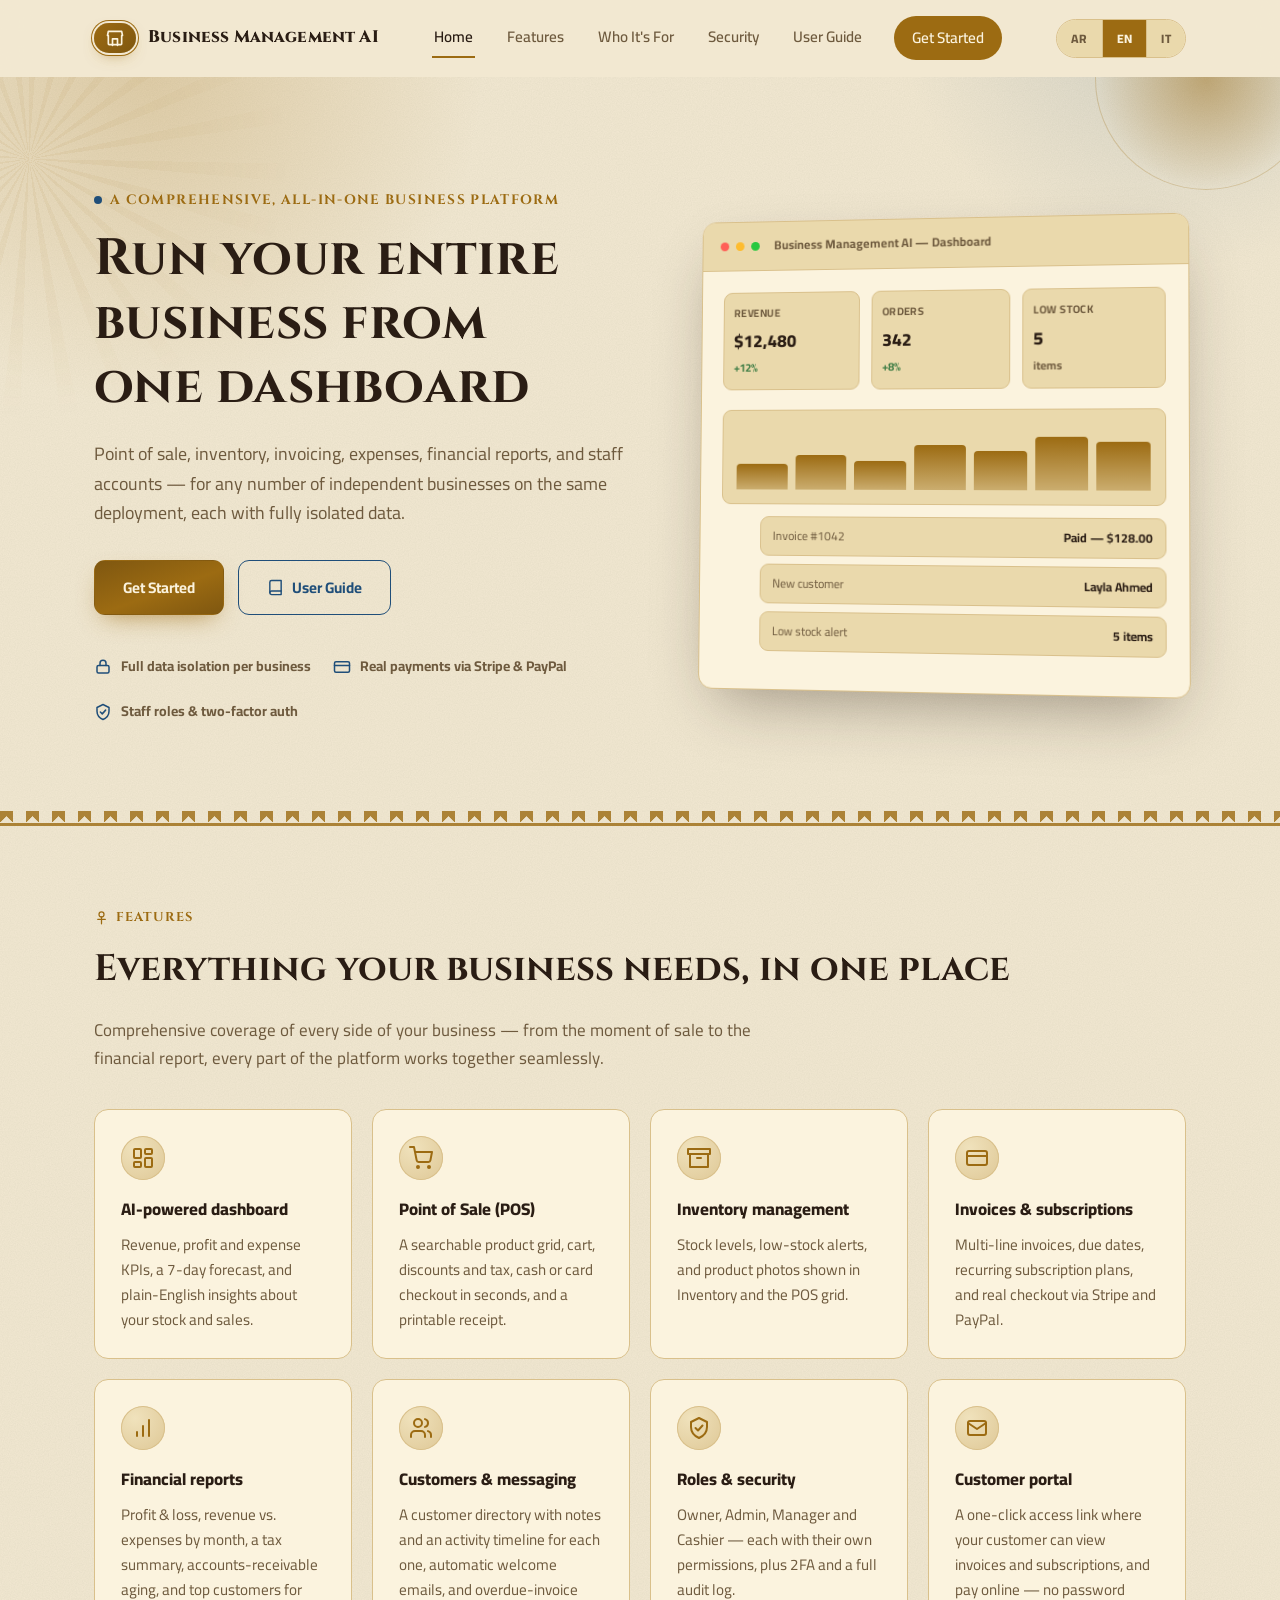
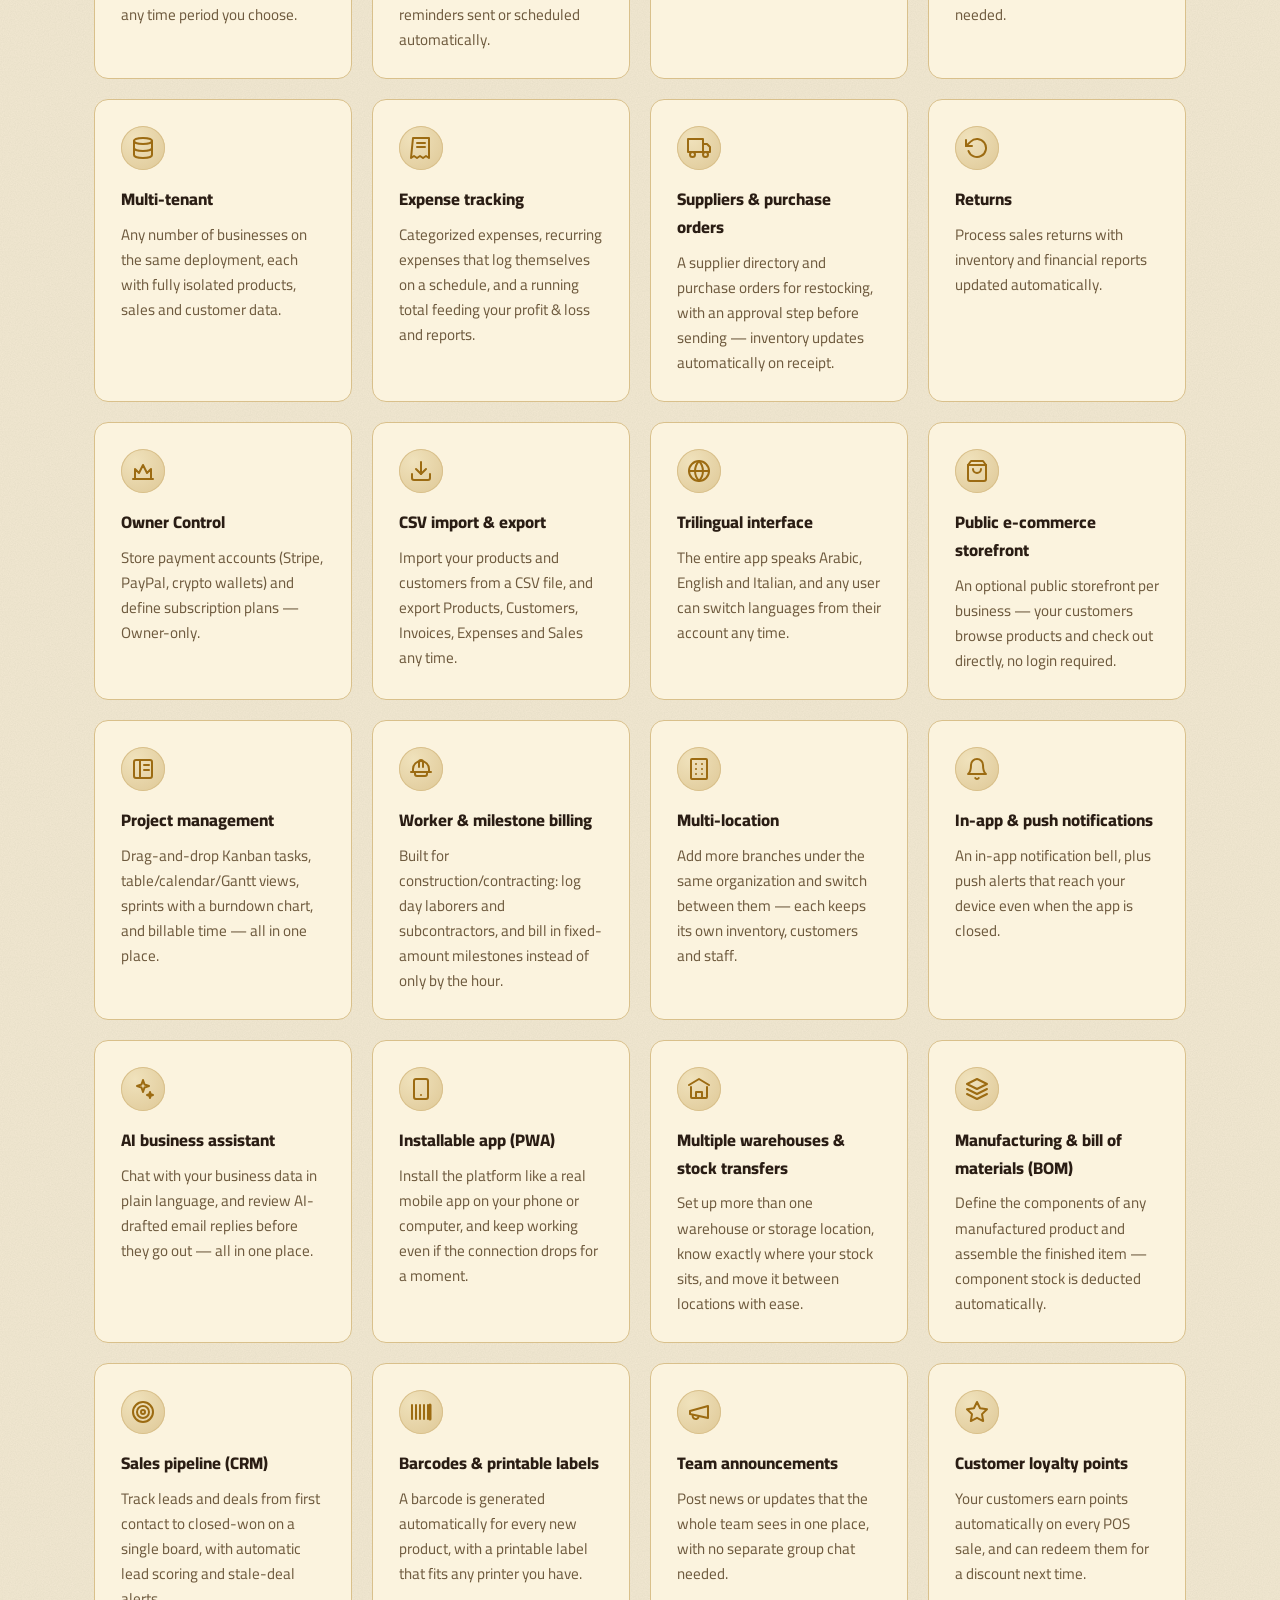
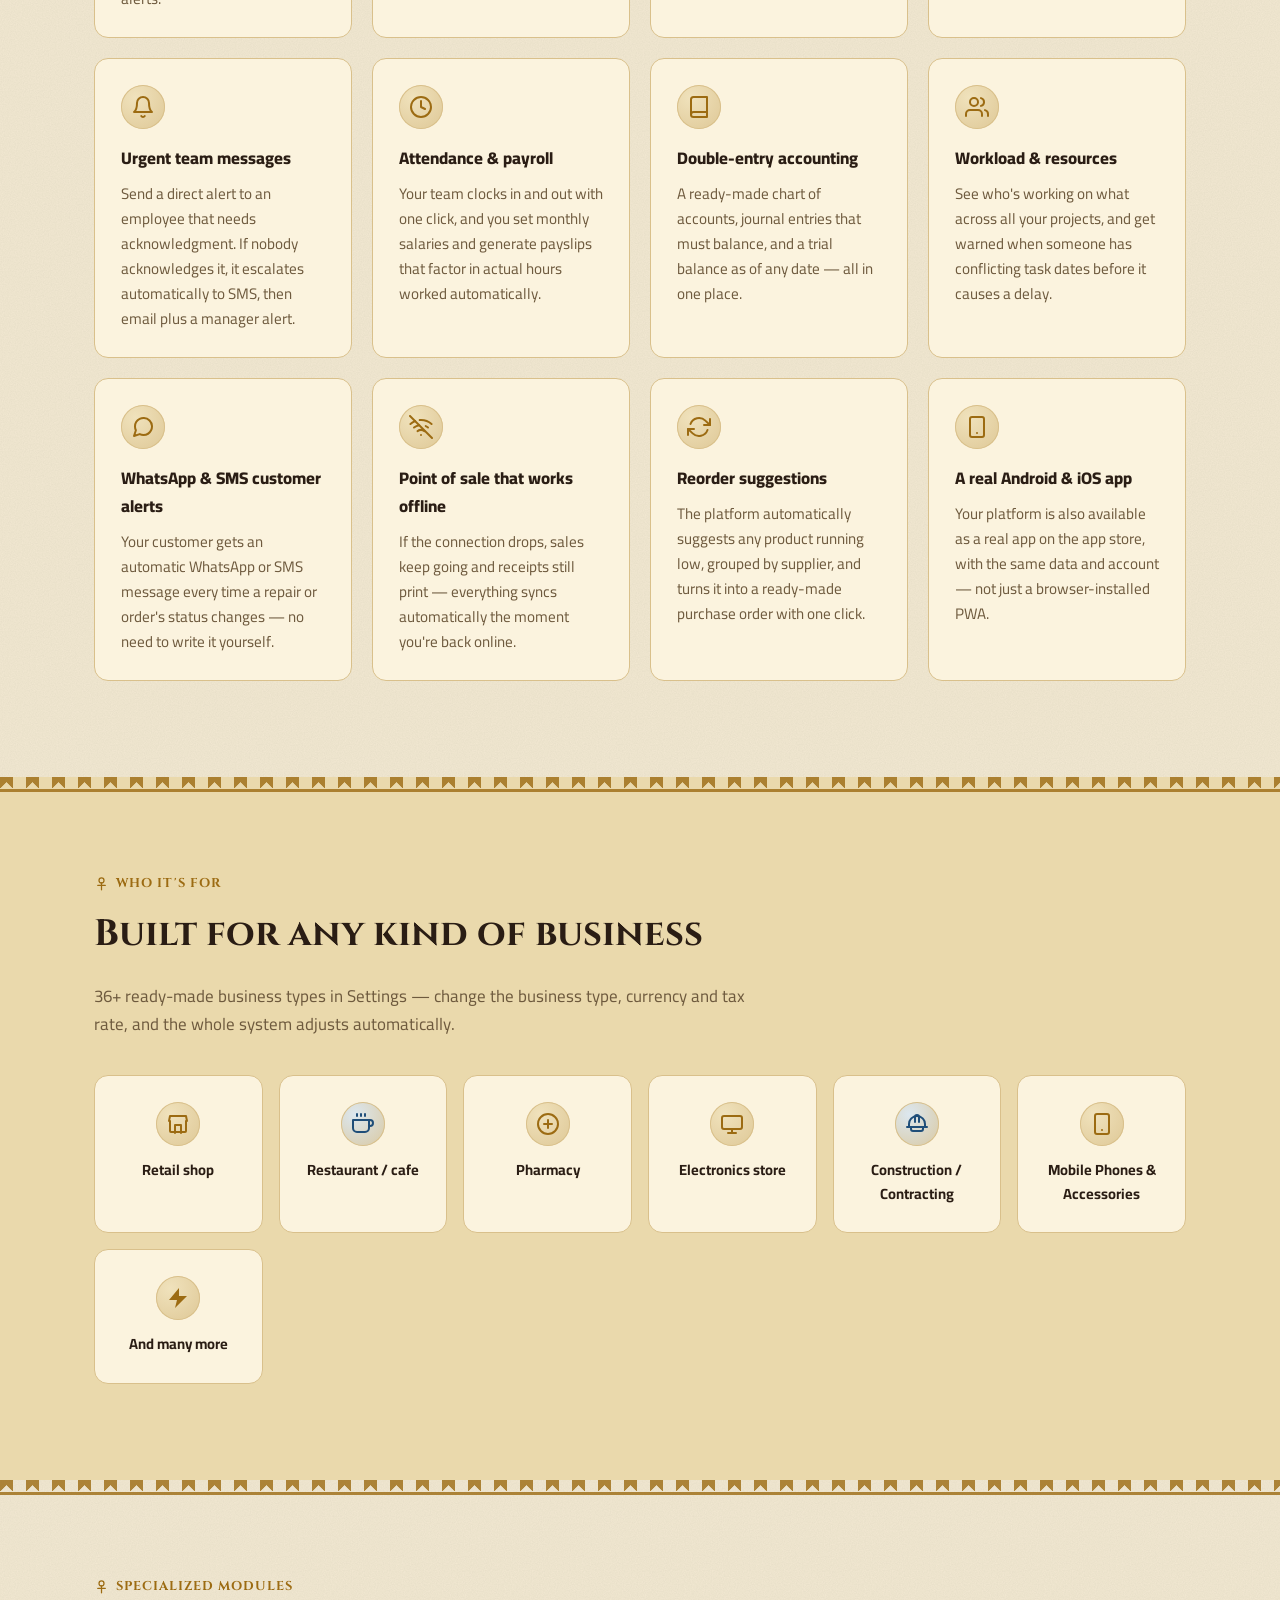
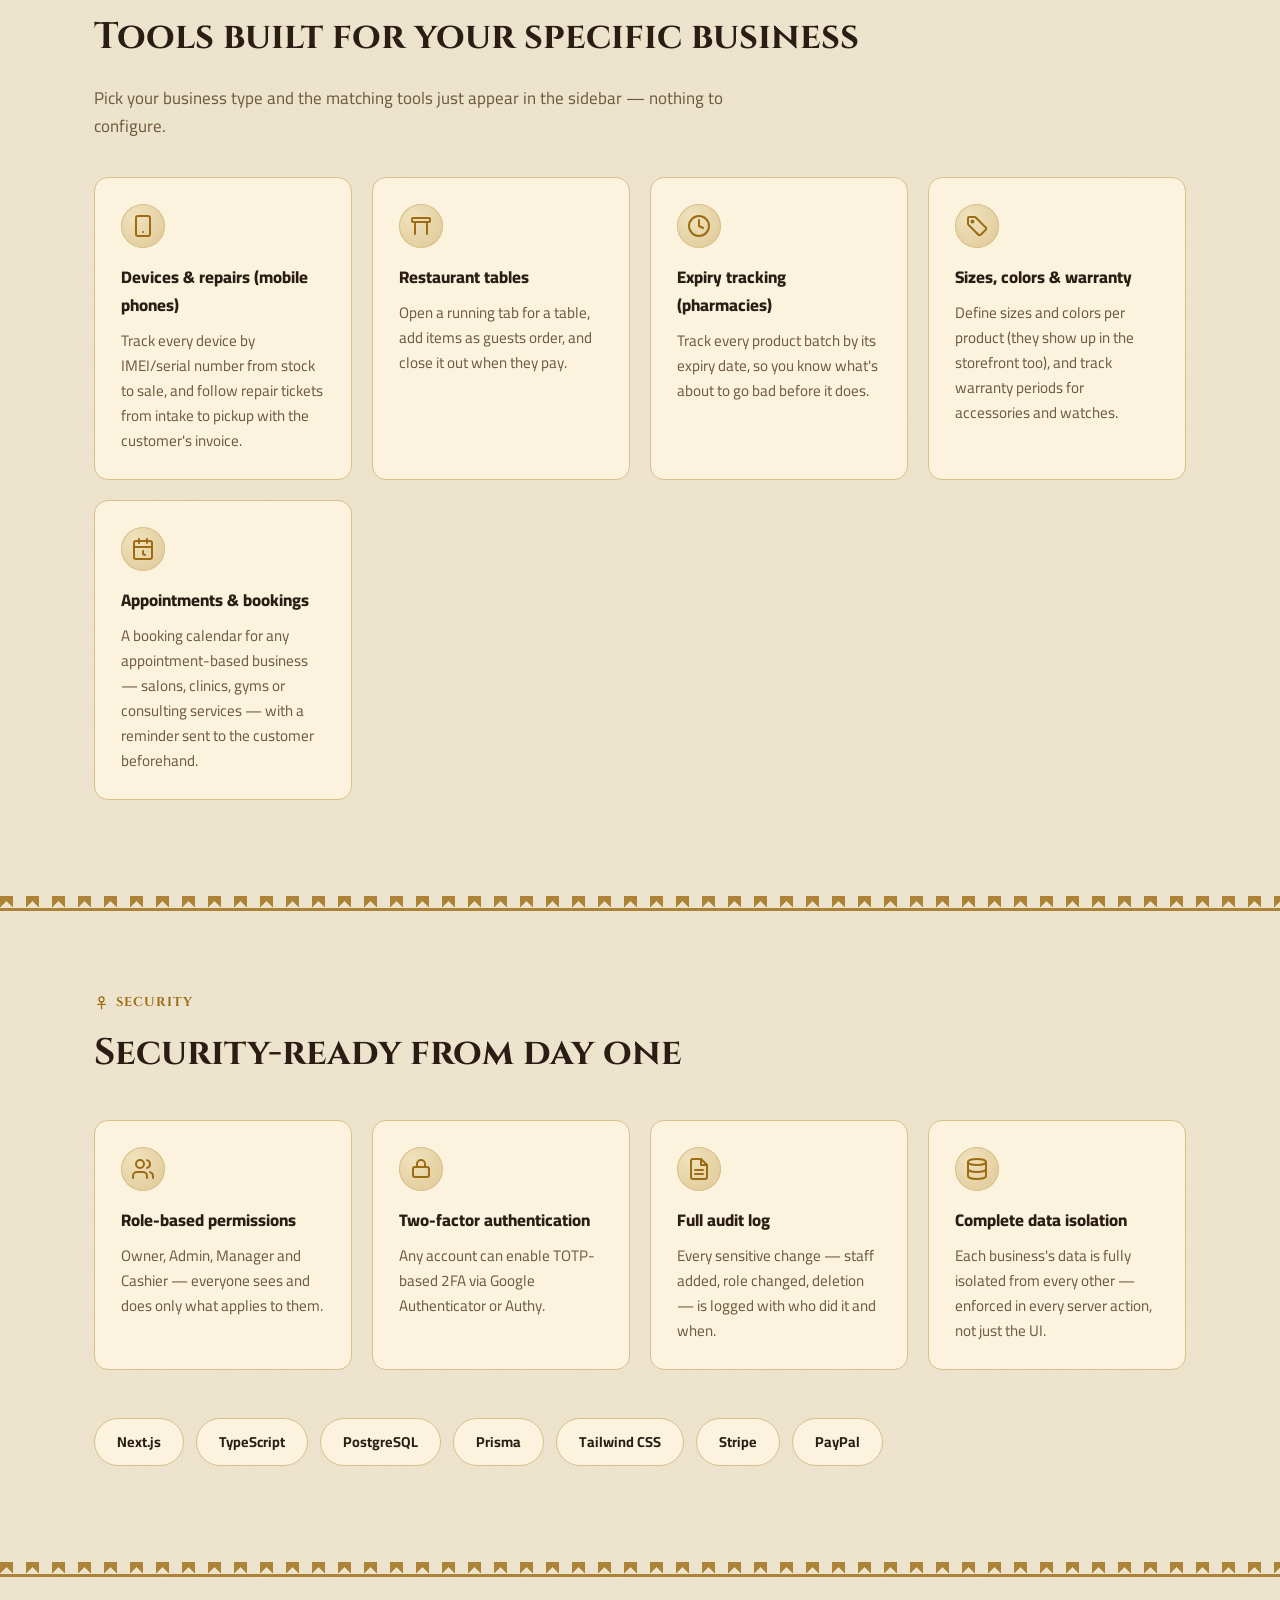
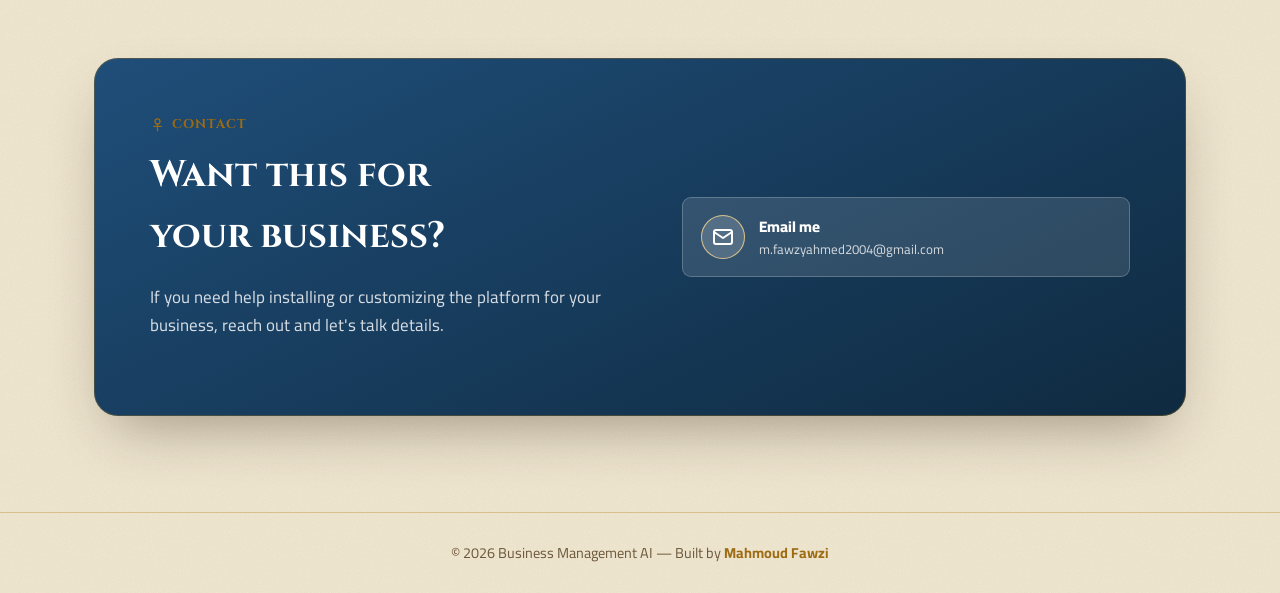
<file: business-management-ai-website/index.html>
<!DOCTYPE html>
<html lang="ar" dir="rtl">
<head>
<meta charset="UTF-8" />
<meta name="viewport" content="width=device-width, initial-scale=1.0" />
<title>Business Management AI — One Platform to Run Your Business</title>
<meta name="description" content="Business Management AI — a multi-tenant platform for small businesses and shops: point of sale, inventory, invoicing, expenses, reports, staff roles, and an AI-generated insights dashboard." />
<meta name="author" content="Mahmoud Fawzi" />
<meta name="robots" content="index, follow" />
<meta name="theme-color" content="#2A1D14" />
<link rel="canonical" href="https://mahmoud2004540.github.io/Website/business-management-ai-website/index.html" />
<meta property="og:site_name" content="Business Management AI" />
<meta property="og:title" content="Business Management AI" />
<meta property="og:description" content="One platform to run your entire business — POS, inventory, invoicing, reports and AI insights." />
<meta property="og:type" content="website" />
<meta property="og:url" content="https://mahmoud2004540.github.io/Website/business-management-ai-website/index.html" />
<meta name="twitter:card" content="summary" />
<meta name="twitter:title" content="Business Management AI" />
<meta name="twitter:description" content="One platform to run your entire business — POS, inventory, invoicing, reports and AI insights." />
<link rel="icon" href="data:image/svg+xml,%3Csvg xmlns='http://www.w3.org/2000/svg' viewBox='0 0 100 100'%3E%3Crect width='100' height='100' fill='%23F3E9D2'/%3E%3Ccircle cx='70' cy='26' r='11' fill='%23E6C158'/%3E%3Cpolygon points='50,22 88,82 12,82' fill='%232A1D14'/%3E%3Cpolygon points='50,22 66,82 34,82' fill='none' stroke='%23E6C158' stroke-width='3'/%3E%3C/svg%3E" />
<link rel="preconnect" href="https://fonts.googleapis.com" />
<link rel="preconnect" href="https://fonts.gstatic.com" crossorigin />
<link href="https://fonts.googleapis.com/css2?family=Cairo:wght@400;500;600;700;800;900&family=Cinzel:wght@400;500;600;700;800;900&family=Reem+Kufi:wght@400;500;600;700&display=swap" rel="stylesheet" />
<link rel="stylesheet" href="css/style.css" />
</head>
<body>

<header class="site-header" id="siteHeader">
  <div class="container header-inner">
    <a href="#home" class="brand">
      <span class="brand-mark">
        <svg viewBox="0 0 24 24" fill="none" stroke="currentColor" stroke-width="2" stroke-linecap="round" stroke-linejoin="round" style="width:20px;height:20px"><path d="M3 9l1-5h16l1 5"></path><path d="M4 9v10a1 1 0 0 0 1 1h14a1 1 0 0 0 1-1V9"></path><path d="M9 21V13h6v8"></path></svg>
      </span>
      <span class="brand-name">Business Management AI</span>
    </a>

    <nav class="main-nav" id="mainNav">
      <a href="#home" data-i18n="navHome">الرئيسية</a>
      <a href="#features" data-i18n="navFeatures">المميزات</a>
      <a href="#business-types" data-i18n="navTypes">لمين المنصة</a>
      <a href="#security" data-i18n="navSecurity">الأمان</a>
      <a href="guide.html" data-i18n="navGuide">دليل الاستخدام</a>
      <a href="#contact" class="nav-cta" data-i18n="navGetStarted">ابدأ الآن</a>
    </nav>

    <div class="header-actions">
      <div class="lang-switch" id="langSwitch">
        <button class="lang-btn" data-lang="ar" type="button">AR</button>
        <button class="lang-btn" data-lang="en" type="button">EN</button>
        <button class="lang-btn" data-lang="it" type="button">IT</button>
      </div>
      <button class="nav-toggle" id="navToggle" type="button" aria-label="Toggle menu" aria-expanded="false">
        <span></span><span></span><span></span>
      </button>
    </div>
  </div>
</header>

<main id="home">

  <section class="hero">
    <div class="hero-glow" aria-hidden="true"></div>
    <div class="container hero-inner">
      <div class="hero-text">
        <p class="eyebrow" data-i18n="heroEyebrow">منصة متكاملة لإدارة الأعمال</p>
        <h1 data-i18n="heroTitle">شغّل عملك بالكامل من لوحة تحكم واحدة</h1>
        <p class="hero-sub" data-i18n="heroSub">
          نقاط بيع، مخزون، فواتير، مصروفات، تقارير مالية، وحسابات موظفين — لأي عدد من الأعمال المستقلة على نفس
          النظام، وكل عمل بياناته معزولة تمامًا عن غيره.
        </p>
        <div class="hero-cta">
          <a href="#contact" class="btn btn-primary" data-i18n="heroCtaStart">ابدأ الآن</a>
          <a href="guide.html" class="btn btn-outline">
            <span class="btn-icon"><svg viewBox="0 0 24 24" fill="none" stroke="currentColor" stroke-width="2" stroke-linecap="round" stroke-linejoin="round"><path d="M4 19.5A2.5 2.5 0 0 1 6.5 17H20"></path><path d="M6.5 2H20v20H6.5A2.5 2.5 0 0 1 4 19.5v-15A2.5 2.5 0 0 1 6.5 2z"></path></svg></span>
            <span data-i18n="heroCtaGuide">دليل الاستخدام</span>
          </a>
        </div>

        <ul class="trust-row">
          <li>
            <span class="trust-icon">
              <svg viewBox="0 0 24 24" fill="none" stroke="currentColor" stroke-width="2" stroke-linecap="round" stroke-linejoin="round"><rect x="4" y="10" width="16" height="10" rx="2"></rect><path d="M8 10V7a4 4 0 0 1 8 0v3"></path></svg>
            </span>
            <span data-i18n="trust1">عزل بيانات كامل بين الأعمال</span>
          </li>
          <li>
            <span class="trust-icon">
              <svg viewBox="0 0 24 24" fill="none" stroke="currentColor" stroke-width="2" stroke-linecap="round" stroke-linejoin="round"><rect x="2" y="5" width="20" height="14" rx="2"></rect><line x1="2" y1="10" x2="22" y2="10"></line></svg>
            </span>
            <span data-i18n="trust2">دفع حقيقي عبر Stripe وPayPal</span>
          </li>
          <li>
            <span class="trust-icon">
              <svg viewBox="0 0 24 24" fill="none" stroke="currentColor" stroke-width="2" stroke-linecap="round" stroke-linejoin="round"><path d="M12 2 L20 6 V11 C20 16 16.5 20 12 22 C7.5 20 4 16 4 11 V6 Z"></path><polyline points="8.5 12 11 14.5 15.5 9.5"></polyline></svg>
            </span>
            <span data-i18n="trust3">أدوار موظفين وتحقق بخطوتين</span>
          </li>
        </ul>
      </div>

      <div class="hero-visual" data-reveal>
        <div class="preview-window">
          <div class="preview-titlebar">
            <span class="dot dot-red"></span>
            <span class="dot dot-yellow"></span>
            <span class="dot dot-green"></span>
            <span class="preview-title">Business Management AI — Dashboard</span>
          </div>
          <div class="preview-body">
            <div class="preview-kpis">
              <div class="preview-kpi">
                <span class="kpi-label">Revenue</span>
                <span class="kpi-value">$12,480</span>
                <span class="kpi-delta up">+12%</span>
              </div>
              <div class="preview-kpi">
                <span class="kpi-label">Orders</span>
                <span class="kpi-value">342</span>
                <span class="kpi-delta up">+8%</span>
              </div>
              <div class="preview-kpi">
                <span class="kpi-label">Low Stock</span>
                <span class="kpi-value">5</span>
                <span class="kpi-delta down">items</span>
              </div>
            </div>
            <div class="preview-chart" aria-hidden="true">
              <span style="height:38%"></span>
              <span style="height:52%"></span>
              <span style="height:44%"></span>
              <span style="height:68%"></span>
              <span style="height:58%"></span>
              <span style="height:80%"></span>
              <span style="height:72%"></span>
            </div>
            <ul class="preview-activity" aria-hidden="true">
              <li><span>Invoice #1042</span> <strong>Paid — $128.00</strong></li>
              <li><span>New customer</span> <strong>Layla Ahmed</strong></li>
              <li><span>Low stock alert</span> <strong>5 items</strong></li>
            </ul>
          </div>
        </div>
      </div>
    </div>
  </section>

  <section id="features" class="section">
    <div class="container">
      <p class="section-tag" data-reveal>
        <span class="tag-icon"><svg viewBox="0 0 24 24" fill="none" stroke="currentColor" stroke-width="2" stroke-linecap="round"><circle cx="12" cy="7" r="4"></circle><line x1="12" y1="11" x2="12" y2="22"></line><line x1="6" y1="15" x2="18" y2="15"></line></svg></span>
        <span data-i18n="featuresTag">المميزات</span>
      </p>
      <h2 data-reveal data-i18n="featuresTitle">كل حاجة يحتاجها عملك في مكان واحد</h2>
      <p class="section-lead" data-reveal data-i18n="featuresLead">
        من لحظة البيع لحد التقرير المالي، كل قسم في المنصة مصمم يشتغل مع بعضه بسلاسة.
      </p>

      <div class="services-grid">
        <div class="service-card" data-reveal>
          <span class="card-icon">
            <svg viewBox="0 0 24 24" fill="none" stroke="currentColor" stroke-width="2" stroke-linecap="round" stroke-linejoin="round"><rect x="3" y="3" width="7" height="9" rx="1"></rect><rect x="14" y="3" width="7" height="5" rx="1"></rect><rect x="14" y="12" width="7" height="9" rx="1"></rect><rect x="3" y="16" width="7" height="5" rx="1"></rect></svg>
          </span>
          <h3 data-i18n="feature1Title">لوحة تحكم بالذكاء الاصطناعي</h3>
          <p data-i18n="feature1Text">مؤشرات الإيرادات والربح والمصروفات، توقّع إيراد 7 أيام، ورؤى بلغة بسيطة عن مخزونك ومبيعاتك.</p>
        </div>
        <div class="service-card" data-reveal>
          <span class="card-icon">
            <svg viewBox="0 0 24 24" fill="none" stroke="currentColor" stroke-width="2" stroke-linecap="round" stroke-linejoin="round"><circle cx="9" cy="21" r="1"></circle><circle cx="20" cy="21" r="1"></circle><path d="M1 1h4l2.68 13.39a2 2 0 0 0 2 1.61h9.72a2 2 0 0 0 2-1.61L23 6H6"></path></svg>
          </span>
          <h3 data-i18n="feature2Title">نقاط البيع (POS)</h3>
          <p data-i18n="feature2Text">شبكة منتجات قابلة للبحث، عربة، خصومات وضرائب، دفع كاش أو بطاقة في ثواني، وإيصال قابل للطباعة.</p>
        </div>
        <div class="service-card" data-reveal>
          <span class="card-icon">
            <svg viewBox="0 0 24 24" fill="none" stroke="currentColor" stroke-width="2" stroke-linecap="round" stroke-linejoin="round"><path d="M21 8V21H3V8"></path><path d="M1 3h22v5H1z"></path><line x1="10" y1="12" x2="14" y2="12"></line></svg>
          </span>
          <h3 data-i18n="feature3Title">إدارة المخزون</h3>
          <p data-i18n="feature3Text">مستويات المخزون، تنبيهات النقص، وصور المنتجات ظاهرة في المخزون ونقطة البيع.</p>
        </div>
        <div class="service-card" data-reveal>
          <span class="card-icon">
            <svg viewBox="0 0 24 24" fill="none" stroke="currentColor" stroke-width="2" stroke-linecap="round" stroke-linejoin="round"><rect x="2" y="5" width="20" height="14" rx="2"></rect><line x1="2" y1="10" x2="22" y2="10"></line></svg>
          </span>
          <h3 data-i18n="feature4Title">الفواتير والاشتراكات</h3>
          <p data-i18n="feature4Text">فواتير متعددة البنود، تواريخ استحقاق، خطط اشتراك دورية، ودفع حقيقي عبر Stripe وPayPal.</p>
        </div>
        <div class="service-card" data-reveal>
          <span class="card-icon">
            <svg viewBox="0 0 24 24" fill="none" stroke="currentColor" stroke-width="2" stroke-linecap="round" stroke-linejoin="round"><line x1="12" y1="20" x2="12" y2="10"></line><line x1="18" y1="20" x2="18" y2="4"></line><line x1="6" y1="20" x2="6" y2="16"></line></svg>
          </span>
          <h3 data-i18n="feature5Title">تقارير مالية</h3>
          <p data-i18n="feature5Text">قائمة دخل، الإيرادات مقابل المصروفات شهريًا، ملخص الضرائب، أعمار الفواتير المستحقة، وأفضل العملاء لأي فترة زمنية تختارها.</p>
        </div>
        <div class="service-card" data-reveal>
          <span class="card-icon">
            <svg viewBox="0 0 24 24" fill="none" stroke="currentColor" stroke-width="2" stroke-linecap="round" stroke-linejoin="round"><path d="M16 21v-2a4 4 0 0 0-4-4H6a4 4 0 0 0-4 4v2"></path><circle cx="9" cy="7" r="4"></circle><path d="M22 21v-2a4 4 0 0 0-3-3.87"></path><path d="M16 3.13a4 4 0 0 1 0 7.75"></path></svg>
          </span>
          <h3 data-i18n="feature6Title">العملاء والمراسلة</h3>
          <p data-i18n="feature6Text">دليل عملاء بملاحظات وسجل تعاملات لكل واحد، إيميل ترحيب تلقائي، وتذكير بالفواتير المتأخرة يتبعت أو يتجدول تلقائيًا.</p>
        </div>
        <div class="service-card" data-reveal>
          <span class="card-icon">
            <svg viewBox="0 0 24 24" fill="none" stroke="currentColor" stroke-width="2" stroke-linecap="round" stroke-linejoin="round"><path d="M12 2 L20 6 V11 C20 16 16.5 20 12 22 C7.5 20 4 16 4 11 V6 Z"></path><polyline points="8.5 12 11 14.5 15.5 9.5"></polyline></svg>
          </span>
          <h3 data-i18n="feature7Title">أدوار وأمان</h3>
          <p data-i18n="feature7Text">مالك، مدير عام، مدير، وكاشير — كل دور بصلاحياته، مع تحقق بخطوتين وسجل تدقيق كامل.</p>
        </div>
        <div class="service-card" data-reveal>
          <span class="card-icon">
            <svg viewBox="0 0 24 24" fill="none" stroke="currentColor" stroke-width="2" stroke-linecap="round" stroke-linejoin="round"><rect x="3" y="5" width="18" height="14" rx="2"></rect><polyline points="3 7 12 13 21 7"></polyline></svg>
          </span>
          <h3 data-i18n="feature8Title">بوابة العملاء</h3>
          <p data-i18n="feature8Text">رابط دخول بلمسة واحدة يشوف بيه عميلك فواتيره واشتراكاته، ويدفع أونلاين من غير باسورد.</p>
        </div>
        <div class="service-card" data-reveal>
          <span class="card-icon">
            <svg viewBox="0 0 24 24" fill="none" stroke="currentColor" stroke-width="2" stroke-linecap="round" stroke-linejoin="round"><ellipse cx="12" cy="5" rx="9" ry="3"></ellipse><path d="M3 5v14c0 1.66 4 3 9 3s9-1.34 9-3V5"></path><path d="M3 12c0 1.66 4 3 9 3s9-1.34 9-3"></path></svg>
          </span>
          <h3 data-i18n="feature9Title">متعدد الأعمال</h3>
          <p data-i18n="feature9Text">أي عدد من الأعمال على نفس النظام، وكل بيانات منتجات ومبيعات وعملاء معزولة بالكامل.</p>
        </div>
        <div class="service-card" data-reveal>
          <span class="card-icon">
            <svg viewBox="0 0 24 24" fill="none" stroke="currentColor" stroke-width="2" stroke-linecap="round" stroke-linejoin="round"><path d="M4 2h16v20l-3-2-3 2-3-2-3 2-3-2-3 2z"></path><line x1="8" y1="7" x2="16" y2="7"></line><line x1="8" y1="11" x2="16" y2="11"></line></svg>
          </span>
          <h3 data-i18n="feature10Title">تتبع المصروفات</h3>
          <p data-i18n="feature10Text">تصنيف كل مصروف، مصروفات متكررة تتسجل تلقائيًا كل فترة، وإجمالي يتغذّى منه قائمة الدخل والتقارير.</p>
        </div>
        <div class="service-card" data-reveal>
          <span class="card-icon">
            <svg viewBox="0 0 24 24" fill="none" stroke="currentColor" stroke-width="2" stroke-linecap="round" stroke-linejoin="round"><rect x="1" y="3" width="15" height="13"></rect><polygon points="16 8 20 8 23 11 23 16 16 16 16 8"></polygon><circle cx="5.5" cy="18.5" r="2.5"></circle><circle cx="18.5" cy="18.5" r="2.5"></circle></svg>
          </span>
          <h3 data-i18n="feature11Title">الموردين وأوامر الشراء</h3>
          <p data-i18n="feature11Text">دليل موردين وأوامر شراء لإعادة التخزين بخطوة موافقة قبل الإرسال، والمخزون يتحدّث تلقائيًا عند الاستلام.</p>
        </div>
        <div class="service-card" data-reveal>
          <span class="card-icon">
            <svg viewBox="0 0 24 24" fill="none" stroke="currentColor" stroke-width="2" stroke-linecap="round" stroke-linejoin="round"><polyline points="1 4 1 10 7 10"></polyline><path d="M3.51 15a9 9 0 1 0 2.13-9.36L1 10"></path></svg>
          </span>
          <h3 data-i18n="feature12Title">المرتجعات</h3>
          <p data-i18n="feature12Text">معالجة مرتجعات المبيعات مع تحديث المخزون والتقارير المالية تلقائيًا.</p>
        </div>
        <div class="service-card" data-reveal>
          <span class="card-icon">
            <svg viewBox="0 0 24 24" fill="none" stroke="currentColor" stroke-width="2" stroke-linecap="round" stroke-linejoin="round"><path d="M2 20h20"></path><path d="M4 20V10l4 4 4-8 4 8 4-4v10"></path></svg>
          </span>
          <h3 data-i18n="feature13Title">لوحة تحكم المالك</h3>
          <p data-i18n="feature13Text">حفظ حسابات الدفع (Stripe، PayPal، محافظ كريبتو) وتعريف خطط الاشتراك — بصلاحية المالك فقط.</p>
        </div>
        <div class="service-card" data-reveal>
          <span class="card-icon">
            <svg viewBox="0 0 24 24" fill="none" stroke="currentColor" stroke-width="2" stroke-linecap="round" stroke-linejoin="round"><path d="M21 15v4a2 2 0 0 1-2 2H5a2 2 0 0 1-2-2v-4"></path><polyline points="7 10 12 15 17 10"></polyline><line x1="12" y1="15" x2="12" y2="3"></line></svg>
          </span>
          <h3 data-i18n="feature14Title">استيراد وتصدير CSV</h3>
          <p data-i18n="feature14Text">استورد منتجاتك وعملاءك من ملف CSV، وصدّر المنتجات والعملاء والفواتير والمصروفات والمبيعات في أي وقت.</p>
        </div>
        <div class="service-card" data-reveal>
          <span class="card-icon">
            <svg viewBox="0 0 24 24" fill="none" stroke="currentColor" stroke-width="2" stroke-linecap="round" stroke-linejoin="round"><circle cx="12" cy="12" r="10"></circle><line x1="2" y1="12" x2="22" y2="12"></line><path d="M12 2a15.3 15.3 0 0 1 4 10 15.3 15.3 0 0 1-4 10 15.3 15.3 0 0 1-4-10 15.3 15.3 0 0 1 4-10z"></path></svg>
          </span>
          <h3 data-i18n="feature15Title">واجهة ثنائية اللغة</h3>
          <p data-i18n="feature15Text">التطبيق بالكامل بالعربي والإنجليزي، وأي مستخدم يبدّل اللغة من حسابه في أي وقت.</p>
        </div>
        <div class="service-card" data-reveal>
          <span class="card-icon">
            <svg viewBox="0 0 24 24" fill="none" stroke="currentColor" stroke-width="2" stroke-linecap="round" stroke-linejoin="round"><path d="M6 2L3 6v14a2 2 0 0 0 2 2h14a2 2 0 0 0 2-2V6l-3-4z"></path><line x1="3" y1="6" x2="21" y2="6"></line><path d="M16 10a4 4 0 0 1-8 0"></path></svg>
          </span>
          <h3 data-i18n="feature16Title">متجر إلكتروني عام</h3>
          <p data-i18n="feature16Text">متجر عام اختياري لكل عمل — عملاؤك يتصفحوا المنتجات ويشتروا مباشرة من غير أي تسجيل دخول.</p>
        </div>
        <div class="service-card" data-reveal>
          <span class="card-icon">
            <svg viewBox="0 0 24 24" fill="none" stroke="currentColor" stroke-width="2" stroke-linecap="round" stroke-linejoin="round"><rect x="3" y="3" width="18" height="18" rx="2"></rect><line x1="9" y1="3" x2="9" y2="21"></line><line x1="13" y1="8" x2="18" y2="8"></line><line x1="13" y1="13" x2="18" y2="13"></line></svg>
          </span>
          <h3 data-i18n="feature17Title">إدارة المشاريع</h3>
          <p data-i18n="feature17Text">مهام بلوحة Kanban قابلة للسحب، عروض جدول وتقويم وGantt، سبرنتات بمخطط burndown، والوقت القابل للفوترة — كله في مكان واحد.</p>
        </div>
        <div class="service-card" data-reveal>
          <span class="card-icon">
            <svg viewBox="0 0 24 24" fill="none" stroke="currentColor" stroke-width="2" stroke-linecap="round" stroke-linejoin="round"><path d="M10 10V5a2 2 0 1 1 4 0v5"></path><path d="M4 15v-3a8 8 0 0 1 16 0v3"></path><path d="M2 15h20"></path><path d="M18 15v2a2 2 0 0 1-2 2H8a2 2 0 0 1-2-2v-2"></path></svg>
          </span>
          <h3 data-i18n="feature18Title">عمالة وفوترة بالمراحل</h3>
          <p data-i18n="feature18Text">لنشاط المقاولات: سجّل العمالة اليومية والمقاولين من الباطن، وفوتر على مراحل ثابتة بدل الساعة بس.</p>
        </div>
        <div class="service-card" data-reveal>
          <span class="card-icon">
            <svg viewBox="0 0 24 24" fill="none" stroke="currentColor" stroke-width="2" stroke-linecap="round" stroke-linejoin="round"><rect x="4" y="2" width="16" height="20" rx="1"></rect><line x1="9" y1="7" x2="9" y2="7.01"></line><line x1="15" y1="7" x2="15" y2="7.01"></line><line x1="9" y1="12" x2="9" y2="12.01"></line><line x1="15" y1="12" x2="15" y2="12.01"></line><line x1="9" y1="17" x2="9" y2="17.01"></line><line x1="15" y1="17" x2="15" y2="17.01"></line></svg>
          </span>
          <h3 data-i18n="feature19Title">تعدد الفروع</h3>
          <p data-i18n="feature19Text">ضيف فروع تانية لنفس المنشأة وبدّل بينهم — كل فرع بمخزونه وعملائه وموظفينه الخاصين بيه.</p>
        </div>
        <div class="service-card" data-reveal>
          <span class="card-icon">
            <svg viewBox="0 0 24 24" fill="none" stroke="currentColor" stroke-width="2" stroke-linecap="round" stroke-linejoin="round"><path d="M18 8A6 6 0 0 0 6 8c0 7-3 9-3 9h18s-3-2-3-9"></path><path d="M13.73 21a2 2 0 0 1-3.46 0"></path></svg>
          </span>
          <h3 data-i18n="feature20Title">تنبيهات داخل التطبيق وPush</h3>
          <p data-i18n="feature20Text">جرس إشعارات داخل التطبيق، مع تنبيهات Push توصلك على جهازك حتى لو التطبيق مقفول.</p>
        </div>
        <div class="service-card" data-reveal>
          <span class="card-icon">
            <svg viewBox="0 0 24 24" fill="none" stroke="currentColor" stroke-width="2" stroke-linecap="round" stroke-linejoin="round"><path d="M12 3l1.5 4.5L18 9l-4.5 1.5L12 15l-1.5-4.5L6 9l4.5-1.5z"></path><path d="M19 15l0.75 2.25L22 18l-2.25 0.75L19 21l-0.75-2.25L16 18l2.25-0.75z"></path></svg>
          </span>
          <h3 data-i18n="feature21Title">مساعد ذكاء اصطناعي لعملك</h3>
          <p data-i18n="feature21Text">اتكلم مع بيانات عملك بلغة طبيعية، وراجع ردود إيميل مقترحة تلقائيًا من الذكاء الاصطناعي قبل ما تتبعت — كله في مكان واحد.</p>
        </div>
        <div class="service-card" data-reveal>
          <span class="card-icon">
            <svg viewBox="0 0 24 24" fill="none" stroke="currentColor" stroke-width="2" stroke-linecap="round" stroke-linejoin="round"><rect x="5" y="2" width="14" height="20" rx="2"></rect><line x1="12" y1="18" x2="12" y2="18.01"></line></svg>
          </span>
          <h3 data-i18n="feature22Title">تطبيق قابل للتنصيب</h3>
          <p data-i18n="feature22Text">نصّب المنصة زي تطبيق موبايل حقيقي على جوالك أو جهازك، ويفضل شغال حتى لو النت وقع لحظيًا.</p>
        </div>
        <div class="service-card" data-reveal>
          <span class="card-icon">
            <svg viewBox="0 0 24 24" fill="none" stroke="currentColor" stroke-width="2" stroke-linecap="round" stroke-linejoin="round"><path d="M2 8l10-6 10 6"></path><path d="M4 10v10a1 1 0 0 0 1 1h14a1 1 0 0 0 1-1V10"></path><path d="M9 21v-6h6v6"></path></svg>
          </span>
          <h3 data-i18n="feature23Title">مخازن متعددة ونقل مخزون</h3>
          <p data-i18n="feature23Text">حدد أكتر من مخزن أو موقع تخزين، واعرف مخزونك محطوط فين بالظبط، وانقله بين المخازن بسهولة.</p>
        </div>
        <div class="service-card" data-reveal>
          <span class="card-icon">
            <svg viewBox="0 0 24 24" fill="none" stroke="currentColor" stroke-width="2" stroke-linecap="round" stroke-linejoin="round"><polygon points="12 2 2 7 12 12 22 7 12 2"></polygon><polyline points="2 17 12 22 22 17"></polyline><polyline points="2 12 12 17 22 12"></polyline></svg>
          </span>
          <h3 data-i18n="feature24Title">تصنيع وقوائم مواد (BOM)</h3>
          <p data-i18n="feature24Text">عرّف مكونات أي منتج مصنّع، واعمل تجميع للمنتج النهائي — المخزون بتاع المكونات بيتخصم أوتوماتيك.</p>
        </div>
        <div class="service-card" data-reveal>
          <span class="card-icon">
            <svg viewBox="0 0 24 24" fill="none" stroke="currentColor" stroke-width="2" stroke-linecap="round" stroke-linejoin="round"><circle cx="12" cy="12" r="10"></circle><circle cx="12" cy="12" r="6"></circle><circle cx="12" cy="12" r="2"></circle></svg>
          </span>
          <h3 data-i18n="feature25Title">متابعة فرص البيع (CRM)</h3>
          <p data-i18n="feature25Text">تابع العملاء المحتملين والفرص من أول تواصل لحد إقفال الصفقة على لوحة واحدة، بنقاط أهمية تلقائية وتنبيه للفرص الراكدة.</p>
        </div>
        <div class="service-card" data-reveal>
          <span class="card-icon">
            <svg viewBox="0 0 24 24" fill="none" stroke="currentColor" stroke-width="2" stroke-linecap="round"><line x1="3" y1="5" x2="3" y2="19"></line><line x1="7" y1="5" x2="7" y2="19"></line><line x1="11" y1="5" x2="11" y2="19"></line><line x1="15" y1="5" x2="15" y2="19"></line><line x1="19" y1="5" x2="19" y2="19"></line><line x1="21" y1="5" x2="21" y2="19" stroke-width="3"></line></svg>
          </span>
          <h3 data-i18n="feature26Title">باركود وملصقات قابلة للطباعة</h3>
          <p data-i18n="feature26Text">باركود بيتولّد أوتوماتيك لكل منتج جديد، وملصق قابل للطباعة يتظبط مع أي طابعة عندك.</p>
        </div>
        <div class="service-card" data-reveal>
          <span class="card-icon">
            <svg viewBox="0 0 24 24" fill="none" stroke="currentColor" stroke-width="2" stroke-linecap="round" stroke-linejoin="round"><path d="M3 11l18-5v12L3 14v-3z"></path><path d="M11.6 16.8a3 3 0 1 1-5.8-1.6"></path></svg>
          </span>
          <h3 data-i18n="feature27Title">إعلانات للفريق</h3>
          <p data-i18n="feature27Text">ابعت خبر أو تحديث لكل الفريق يشوفوه في مكان واحد، من غير ما تحتاج جروب واتساب منفصل.</p>
        </div>
        <div class="service-card" data-reveal>
          <span class="card-icon">
            <svg viewBox="0 0 24 24" fill="none" stroke="currentColor" stroke-width="2" stroke-linecap="round" stroke-linejoin="round"><polygon points="12 2 15.09 8.26 22 9.27 17 14.14 18.18 21.02 12 17.77 5.82 21.02 7 14.14 2 9.27 8.91 8.26 12 2"></polygon></svg>
          </span>
          <h3 data-i18n="feature28Title">نقاط ولاء للعملاء</h3>
          <p data-i18n="feature28Text">عميلك يكسب نقاط تلقائيًا مع كل عملية بيع في نقطة البيع، ويقدر يستبدلها بخصم في المرة الجاية.</p>
        </div>
        <div class="service-card" data-reveal>
          <span class="card-icon">
            <svg viewBox="0 0 24 24" fill="none" stroke="currentColor" stroke-width="2" stroke-linecap="round" stroke-linejoin="round"><path d="M18 8A6 6 0 0 0 6 8c0 7-3 9-3 9h18s-3-2-3-9"></path><path d="M13.73 21a2 2 0 0 1-3.46 0"></path></svg>
          </span>
          <h3 data-i18n="feature29Title">رسائل فريق عاجلة</h3>
          <p data-i18n="feature29Text">ابعت تنبيه مباشر لموظف يحتاج تأكيد استلام، ولو محدش أكّده هيتصعّد أوتوماتيك لـ SMS ثم إيميل وتنبيه للمدير.</p>
        </div>
        <div class="service-card" data-reveal>
          <span class="card-icon">
            <svg viewBox="0 0 24 24" fill="none" stroke="currentColor" stroke-width="2" stroke-linecap="round" stroke-linejoin="round"><circle cx="12" cy="12" r="10"></circle><polyline points="12 6 12 12 16 14"></polyline></svg>
          </span>
          <h3 data-i18n="feature30Title">الحضور والرواتب</h3>
          <p data-i18n="feature30Text">سجّل حضور وانصراف فريقك بضغطة، وحدد رواتبهم الشهرية وأنشئ كشوف رواتب تحسب الساعات الفعلية أوتوماتيك.</p>
        </div>
        <div class="service-card" data-reveal>
          <span class="card-icon">
            <svg viewBox="0 0 24 24" fill="none" stroke="currentColor" stroke-width="2" stroke-linecap="round" stroke-linejoin="round"><path d="M4 19.5A2.5 2.5 0 0 1 6.5 17H20"></path><path d="M6.5 2H20v20H6.5A2.5 2.5 0 0 1 4 19.5v-15A2.5 2.5 0 0 1 6.5 2z"></path></svg>
          </span>
          <h3 data-i18n="feature31Title">محاسبة بالقيد المزدوج</h3>
          <p data-i18n="feature31Text">شجرة حسابات جاهزة، قيود يومية متوازنة إجباريًا، وميزان مراجعة بتاريخ أي لحظة — كله في مكان واحد.</p>
        </div>
        <div class="service-card" data-reveal>
          <span class="card-icon">
            <svg viewBox="0 0 24 24" fill="none" stroke="currentColor" stroke-width="2" stroke-linecap="round" stroke-linejoin="round"><path d="M17 21v-2a4 4 0 0 0-4-4H5a4 4 0 0 0-4 4v2"></path><circle cx="9" cy="7" r="4"></circle><path d="M23 21v-2a4 4 0 0 0-3-3.87"></path><path d="M16 3.13a4 4 0 0 1 0 7.75"></path></svg>
          </span>
          <h3 data-i18n="feature32Title">توزيع المهام والموارد</h3>
          <p data-i18n="feature32Text">شوف مين شغال على إيه في كل مشاريعك، والنظام بينبّهك لو حد عنده مهام بتواريخ متعارضة قبل ما تسبب تأخير.</p>
        </div>
        <div class="service-card" data-reveal>
          <span class="card-icon">
            <svg viewBox="0 0 24 24" fill="none" stroke="currentColor" stroke-width="2" stroke-linecap="round" stroke-linejoin="round"><path d="M21 11.5a8.38 8.38 0 0 1-.9 3.8 8.5 8.5 0 0 1-7.6 4.7 8.38 8.38 0 0 1-3.8-.9L3 21l1.9-5.7a8.38 8.38 0 0 1-.9-3.8 8.5 8.5 0 0 1 4.7-7.6 8.38 8.38 0 0 1 3.8-.9h.5a8.48 8.48 0 0 1 8 8v.5z"></path></svg>
          </span>
          <h3 data-i18n="feature33Title">تنبيهات واتساب وSMS للعملاء</h3>
          <p data-i18n="feature33Text">عميلك ياخد رسالة واتساب أو SMS تلقائية كل ما حالة الصيانة أو طلبه تتغيّر، من غير ما تكتبها بنفسك.</p>
        </div>
        <div class="service-card" data-reveal>
          <span class="card-icon">
            <svg viewBox="0 0 24 24" fill="none" stroke="currentColor" stroke-width="2" stroke-linecap="round" stroke-linejoin="round"><path d="M1 1l22 22"></path><path d="M16.72 11.06A10.94 10.94 0 0 1 19 12.55"></path><path d="M5 12.55a10.94 10.94 0 0 1 5.17-2.39"></path><path d="M10.71 5.05A16 16 0 0 1 22.58 9"></path><path d="M1.42 9a15.91 15.91 0 0 1 4.7-2.88"></path><path d="M8.53 16.11a6 6 0 0 1 6.95 0"></path><line x1="12" y1="20" x2="12.01" y2="20"></line></svg>
          </span>
          <h3 data-i18n="feature34Title">نقطة بيع تشتغل بدون نت</h3>
          <p data-i18n="feature34Text">لو النت وقع، البيع يفضل شغال والإيصال يتطبع عادي، وكل حاجة بتتزامن أوتوماتيك أول ما النت يرجع.</p>
        </div>
        <div class="service-card" data-reveal>
          <span class="card-icon">
            <svg viewBox="0 0 24 24" fill="none" stroke="currentColor" stroke-width="2" stroke-linecap="round" stroke-linejoin="round"><polyline points="23 4 23 10 17 10"></polyline><polyline points="1 20 1 14 7 14"></polyline><path d="M3.51 9a9 9 0 0 1 14.85-3.36L23 10M1 14l4.64 4.36A9 9 0 0 0 20.49 15"></path></svg>
          </span>
          <h3 data-i18n="feature35Title">اقتراحات إعادة الطلب</h3>
          <p data-i18n="feature35Text">المنصة بتقترحلك أوتوماتيك أي منتج قرّب يخلص، مجمّعة حسب المورد، وتحوّلها لأمر شراء جاهز بضغطة واحدة.</p>
        </div>
        <div class="service-card" data-reveal>
          <span class="card-icon">
            <svg viewBox="0 0 24 24" fill="none" stroke="currentColor" stroke-width="2" stroke-linecap="round" stroke-linejoin="round"><rect x="5" y="2" width="14" height="20" rx="2"></rect><line x1="12" y1="18" x2="12.01" y2="18"></line></svg>
          </span>
          <h3 data-i18n="feature36Title">تطبيق حقيقي لأندرويد وiOS</h3>
          <p data-i18n="feature36Text">منصتك متاحة كمان كتطبيق حقيقي على متجر التطبيقات، بنفس البيانات والحساب، مش بس PWA من المتصفح.</p>
        </div>
      </div>
    </div>
  </section>

  <section id="business-types" class="section section-alt">
    <div class="container">
      <p class="section-tag" data-reveal>
        <span class="tag-icon"><svg viewBox="0 0 24 24" fill="none" stroke="currentColor" stroke-width="2" stroke-linecap="round"><circle cx="12" cy="7" r="4"></circle><line x1="12" y1="11" x2="12" y2="22"></line><line x1="6" y1="15" x2="18" y2="15"></line></svg></span>
        <span data-i18n="typesTag">لمين المنصة</span>
      </p>
      <h2 data-reveal data-i18n="typesTitle">مصمّمة لأي نوع نشاط تجاري</h2>
      <p class="section-lead" data-reveal data-i18n="typesLead">
        غيّر نوع النشاط والعملة والضريبة من الإعدادات، والنظام كله بيتظبط تلقائيًا.
      </p>

      <div class="type-grid">
        <div class="type-card" data-reveal>
          <span class="card-icon">
            <svg viewBox="0 0 24 24" fill="none" stroke="currentColor" stroke-width="2" stroke-linecap="round" stroke-linejoin="round"><path d="M3 9l1-5h16l1 5"></path><path d="M4 9v10a1 1 0 0 0 1 1h14a1 1 0 0 0 1-1V9"></path><path d="M9 21V13h6v8"></path></svg>
          </span>
          <span data-i18n="type1">متجر تجزئة</span>
        </div>
        <div class="type-card" data-reveal>
          <span class="card-icon">
            <svg viewBox="0 0 24 24" fill="none" stroke="currentColor" stroke-width="2" stroke-linecap="round" stroke-linejoin="round"><path d="M18 8h1a3 3 0 0 1 0 6h-1"></path><path d="M2 8h16v8a4 4 0 0 1-4 4H6a4 4 0 0 1-4-4z"></path><line x1="6" y1="2" x2="6" y2="4"></line><line x1="10" y1="2" x2="10" y2="4"></line><line x1="14" y1="2" x2="14" y2="4"></line></svg>
          </span>
          <span data-i18n="type2">مطعم / كافيه</span>
        </div>
        <div class="type-card" data-reveal>
          <span class="card-icon">
            <svg viewBox="0 0 24 24" fill="none" stroke="currentColor" stroke-width="2" stroke-linecap="round" stroke-linejoin="round"><circle cx="12" cy="12" r="10"></circle><line x1="12" y1="8" x2="12" y2="16"></line><line x1="8" y1="12" x2="16" y2="12"></line></svg>
          </span>
          <span data-i18n="type3">صيدلية</span>
        </div>
        <div class="type-card" data-reveal>
          <span class="card-icon">
            <svg viewBox="0 0 24 24" fill="none" stroke="currentColor" stroke-width="2" stroke-linecap="round" stroke-linejoin="round"><rect x="2" y="4" width="20" height="13" rx="2"></rect><line x1="8" y1="21" x2="16" y2="21"></line><line x1="12" y1="17" x2="12" y2="21"></line></svg>
          </span>
          <span data-i18n="type4">إلكترونيات</span>
        </div>
        <div class="type-card" data-reveal>
          <span class="card-icon">
            <svg viewBox="0 0 24 24" fill="none" stroke="currentColor" stroke-width="2" stroke-linecap="round" stroke-linejoin="round"><path d="M10 10V5a2 2 0 1 1 4 0v5"></path><path d="M4 15v-3a8 8 0 0 1 16 0v3"></path><path d="M2 15h20"></path><path d="M18 15v2a2 2 0 0 1-2 2H8a2 2 0 0 1-2-2v-2"></path></svg>
          </span>
          <span data-i18n="type5">مقاولات وإنشاءات</span>
        </div>
        <div class="type-card" data-reveal>
          <span class="card-icon">
            <svg viewBox="0 0 24 24" fill="none" stroke="currentColor" stroke-width="2" stroke-linecap="round" stroke-linejoin="round"><rect x="5" y="2" width="14" height="20" rx="2"></rect><line x1="12" y1="18" x2="12" y2="18.01"></line></svg>
          </span>
          <span data-i18n="type6">موبايلات وإكسسوارات</span>
        </div>
        <div class="type-card" data-reveal>
          <span class="card-icon">
            <svg viewBox="0 0 24 24" fill="currentColor"><polygon points="13 2 3 14 11 14 9 22 21 10 13 10"></polygon></svg>
          </span>
          <span data-i18n="type7">وغيرها الكثير</span>
        </div>
      </div>
    </div>
  </section>

  <section id="modules" class="section">
    <div class="container">
      <p class="section-tag" data-reveal>
        <span class="tag-icon"><svg viewBox="0 0 24 24" fill="none" stroke="currentColor" stroke-width="2" stroke-linecap="round"><circle cx="12" cy="7" r="4"></circle><line x1="12" y1="11" x2="12" y2="22"></line><line x1="6" y1="15" x2="18" y2="15"></line></svg></span>
        <span data-i18n="modulesTag">وحدات مخصصة</span>
      </p>
      <h2 data-reveal data-i18n="modulesTitle">أدوات مصمّمة لنشاطك بالتحديد</h2>
      <p class="section-lead" data-reveal data-i18n="modulesLead">
        لما تختار نوع النشاط، بيظهرلك في القائمة الجانبية أدوات مخصوصة بيه من غير ما تحتاج تظبط حاجة.
      </p>

      <div class="services-grid">
        <div class="service-card" data-reveal>
          <span class="card-icon">
            <svg viewBox="0 0 24 24" fill="none" stroke="currentColor" stroke-width="2" stroke-linecap="round" stroke-linejoin="round"><rect x="5" y="2" width="14" height="20" rx="2"></rect><line x1="12" y1="18" x2="12" y2="18.01"></line></svg>
          </span>
          <h3 data-i18n="module1Title">أجهزة وصيانة (موبايلات)</h3>
          <p data-i18n="module1Text">سجّل كل جهاز برقم IMEI/السيريال بتاعه من المخزون لحد البيع، وتابع تذاكر الصيانة من الاستلام لحد التسليم مع فاتورة العميل.</p>
        </div>
        <div class="service-card" data-reveal>
          <span class="card-icon">
            <svg viewBox="0 0 24 24" fill="none" stroke="currentColor" stroke-width="2" stroke-linecap="round" stroke-linejoin="round"><rect x="3" y="4" width="18" height="4" rx="1"></rect><line x1="6" y1="8" x2="6" y2="20"></line><line x1="18" y1="8" x2="18" y2="20"></line></svg>
          </span>
          <h3 data-i18n="module2Title">طاولات المطاعم</h3>
          <p data-i18n="module2Text">افتح حساب مفتوح لكل طاولة، ضيف عليه لما الزباين يطلبوا، واقفله لما يدفعوا.</p>
        </div>
        <div class="service-card" data-reveal>
          <span class="card-icon">
            <svg viewBox="0 0 24 24" fill="none" stroke="currentColor" stroke-width="2" stroke-linecap="round" stroke-linejoin="round"><circle cx="12" cy="12" r="10"></circle><polyline points="12 6 12 12 16 14"></polyline></svg>
          </span>
          <h3 data-i18n="module3Title">تتبع الصلاحية (الصيدليات)</h3>
          <p data-i18n="module3Text">تابع كل دفعة منتج بتاريخ صلاحيتها عشان تعرف الأقرب للانتهاء قبل ما يبوّظ عليك.</p>
        </div>
        <div class="service-card" data-reveal>
          <span class="card-icon">
            <svg viewBox="0 0 24 24" fill="none" stroke="currentColor" stroke-width="2" stroke-linecap="round" stroke-linejoin="round"><path d="M20.59 13.41L11 3.83A2 2 0 0 0 9.5 3H4a1 1 0 0 0-1 1v5.5c0 .53.21 1.04.59 1.41l9.58 9.58a2 2 0 0 0 2.83 0l4.59-4.59a2 2 0 0 0 0-2.83z"></path><circle cx="7.5" cy="7.5" r="1"></circle></svg>
          </span>
          <h3 data-i18n="module4Title">مقاسات وألوان وضمان</h3>
          <p data-i18n="module4Text">عرّف مقاسات وألوان لكل منتج (هيظهروا في المتجر الإلكتروني كمان)، وتابع مدة الضمان للإكسسوارات والساعات.</p>
        </div>
        <div class="service-card" data-reveal>
          <span class="card-icon">
            <svg viewBox="0 0 24 24" fill="none" stroke="currentColor" stroke-width="2" stroke-linecap="round" stroke-linejoin="round"><rect x="3" y="4" width="18" height="18" rx="2"></rect><line x1="16" y1="2" x2="16" y2="6"></line><line x1="8" y1="2" x2="8" y2="6"></line><line x1="3" y1="10" x2="21" y2="10"></line><polyline points="12 14 12 17 14 18"></polyline></svg>
          </span>
          <h3 data-i18n="module5Title">مواعيد وحجوزات</h3>
          <p data-i18n="module5Text">تقويم مواعيد لأي نشاط بيشتغل بحجز مسبق — صالونات، عيادات، جيم، أو خدمات استشارية — مع تذكير للعميل قبل ميعاده.</p>
        </div>
      </div>
    </div>
  </section>

  <section id="security" class="section">
    <div class="container">
      <p class="section-tag" data-reveal>
        <span class="tag-icon"><svg viewBox="0 0 24 24" fill="none" stroke="currentColor" stroke-width="2" stroke-linecap="round"><circle cx="12" cy="7" r="4"></circle><line x1="12" y1="11" x2="12" y2="22"></line><line x1="6" y1="15" x2="18" y2="15"></line></svg></span>
        <span data-i18n="securityTag">الأمان</span>
      </p>
      <h2 data-reveal data-i18n="securityTitle">أمان جاهز من أول يوم</h2>

      <div class="about-grid">
        <div class="about-card" data-reveal>
          <span class="card-icon">
            <svg viewBox="0 0 24 24" fill="none" stroke="currentColor" stroke-width="2" stroke-linecap="round" stroke-linejoin="round"><path d="M16 21v-2a4 4 0 0 0-4-4H6a4 4 0 0 0-4 4v2"></path><circle cx="9" cy="7" r="4"></circle><path d="M22 21v-2a4 4 0 0 0-3-3.87"></path><path d="M16 3.13a4 4 0 0 1 0 7.75"></path></svg>
          </span>
          <h3 data-i18n="security1Title">صلاحيات على مستوى الدور</h3>
          <p data-i18n="security1Text">مالك، مدير عام، مدير، وكاشير — كل واحد يشوف ويعمل بس اللي يخصه.</p>
        </div>
        <div class="about-card" data-reveal>
          <span class="card-icon">
            <svg viewBox="0 0 24 24" fill="none" stroke="currentColor" stroke-width="2" stroke-linecap="round" stroke-linejoin="round"><rect x="4" y="10" width="16" height="10" rx="2"></rect><path d="M8 10V7a4 4 0 0 1 8 0v3"></path></svg>
          </span>
          <h3 data-i18n="security2Title">تحقق بخطوتين (2FA)</h3>
          <p data-i18n="security2Text">أي حساب يقدر يفعّل TOTP عبر Google Authenticator أو Authy.</p>
        </div>
        <div class="about-card" data-reveal>
          <span class="card-icon">
            <svg viewBox="0 0 24 24" fill="none" stroke="currentColor" stroke-width="2" stroke-linecap="round" stroke-linejoin="round"><path d="M14 2H6a2 2 0 0 0-2 2v16a2 2 0 0 0 2 2h12a2 2 0 0 0 2-2V8z"></path><polyline points="14 2 14 8 20 8"></polyline><line x1="8" y1="13" x2="16" y2="13"></line><line x1="8" y1="17" x2="16" y2="17"></line></svg>
          </span>
          <h3 data-i18n="security3Title">سجل تدقيق كامل</h3>
          <p data-i18n="security3Text">كل تعديل حساس — إضافة موظف، تغيير صلاحية، حذف — متسجل ومين عمله وإمتى.</p>
        </div>
        <div class="about-card" data-reveal>
          <span class="card-icon">
            <svg viewBox="0 0 24 24" fill="none" stroke="currentColor" stroke-width="2" stroke-linecap="round" stroke-linejoin="round"><ellipse cx="12" cy="5" rx="9" ry="3"></ellipse><path d="M3 5v14c0 1.66 4 3 9 3s9-1.34 9-3V5"></path><path d="M3 12c0 1.66 4 3 9 3s9-1.34 9-3"></path></svg>
          </span>
          <h3 data-i18n="security4Title">عزل بيانات كامل</h3>
          <p data-i18n="security4Text">بيانات كل عمل معزولة تمامًا عن غيره — على مستوى كل server action، مش بس الواجهة.</p>
        </div>
      </div>

      <div class="skills-grid" style="margin-top: 48px">
        <div class="skill-chip">Next.js</div>
        <div class="skill-chip">TypeScript</div>
        <div class="skill-chip">PostgreSQL</div>
        <div class="skill-chip">Prisma</div>
        <div class="skill-chip">Tailwind CSS</div>
        <div class="skill-chip">Stripe</div>
        <div class="skill-chip">PayPal</div>
      </div>
    </div>
  </section>

  <section id="contact" class="section">
    <div class="container">
      <div class="contact-card" data-reveal>
        <div class="contact-text">
          <p class="section-tag">
            <span class="tag-icon"><svg viewBox="0 0 24 24" fill="none" stroke="currentColor" stroke-width="2" stroke-linecap="round"><circle cx="12" cy="7" r="4"></circle><line x1="12" y1="11" x2="12" y2="22"></line><line x1="6" y1="15" x2="18" y2="15"></line></svg></span>
            <span data-i18n="contactTag">تواصل</span>
          </p>
          <h2 data-i18n="contactTitle">عايز تشغّله لعملك؟</h2>
          <p class="section-lead" data-i18n="contactText">
            لو محتاج مساعدة في التنصيب أو تخصيص المنصة لنشاطك، راسلني وهنتكلم في التفاصيل.
          </p>
        </div>
        <div class="contact-actions">
          <a class="contact-link" href="mailto:m.fawzyahmed2004@gmail.com">
            <span class="card-icon">
              <svg viewBox="0 0 24 24" fill="none" stroke="currentColor" stroke-width="2" stroke-linecap="round" stroke-linejoin="round"><rect x="3" y="5" width="18" height="14" rx="2"></rect><polyline points="3 7 12 13 21 7"></polyline></svg>
            </span>
            <span>
              <strong data-i18n="contactEmailLabel">راسلني على الإيميل</strong>
              <small>m.fawzyahmed2004@gmail.com</small>
            </span>
          </a>
        </div>
      </div>
    </div>
  </section>

</main>

<footer class="site-footer">
  <div class="container footer-inner">
    <span>
      © <span id="year"></span> Business Management AI —
      <span data-i18n="footerBuiltBy">تم تطويره بواسطة</span>
      <a href="../index.html" style="color: var(--accent); font-weight: 700">Mahmoud Fawzi</a>
    </span>
  </div>
</footer>

<script src="js/i18n.js"></script>
<script src="js/main.js"></script>
</body>
</html>
</file>
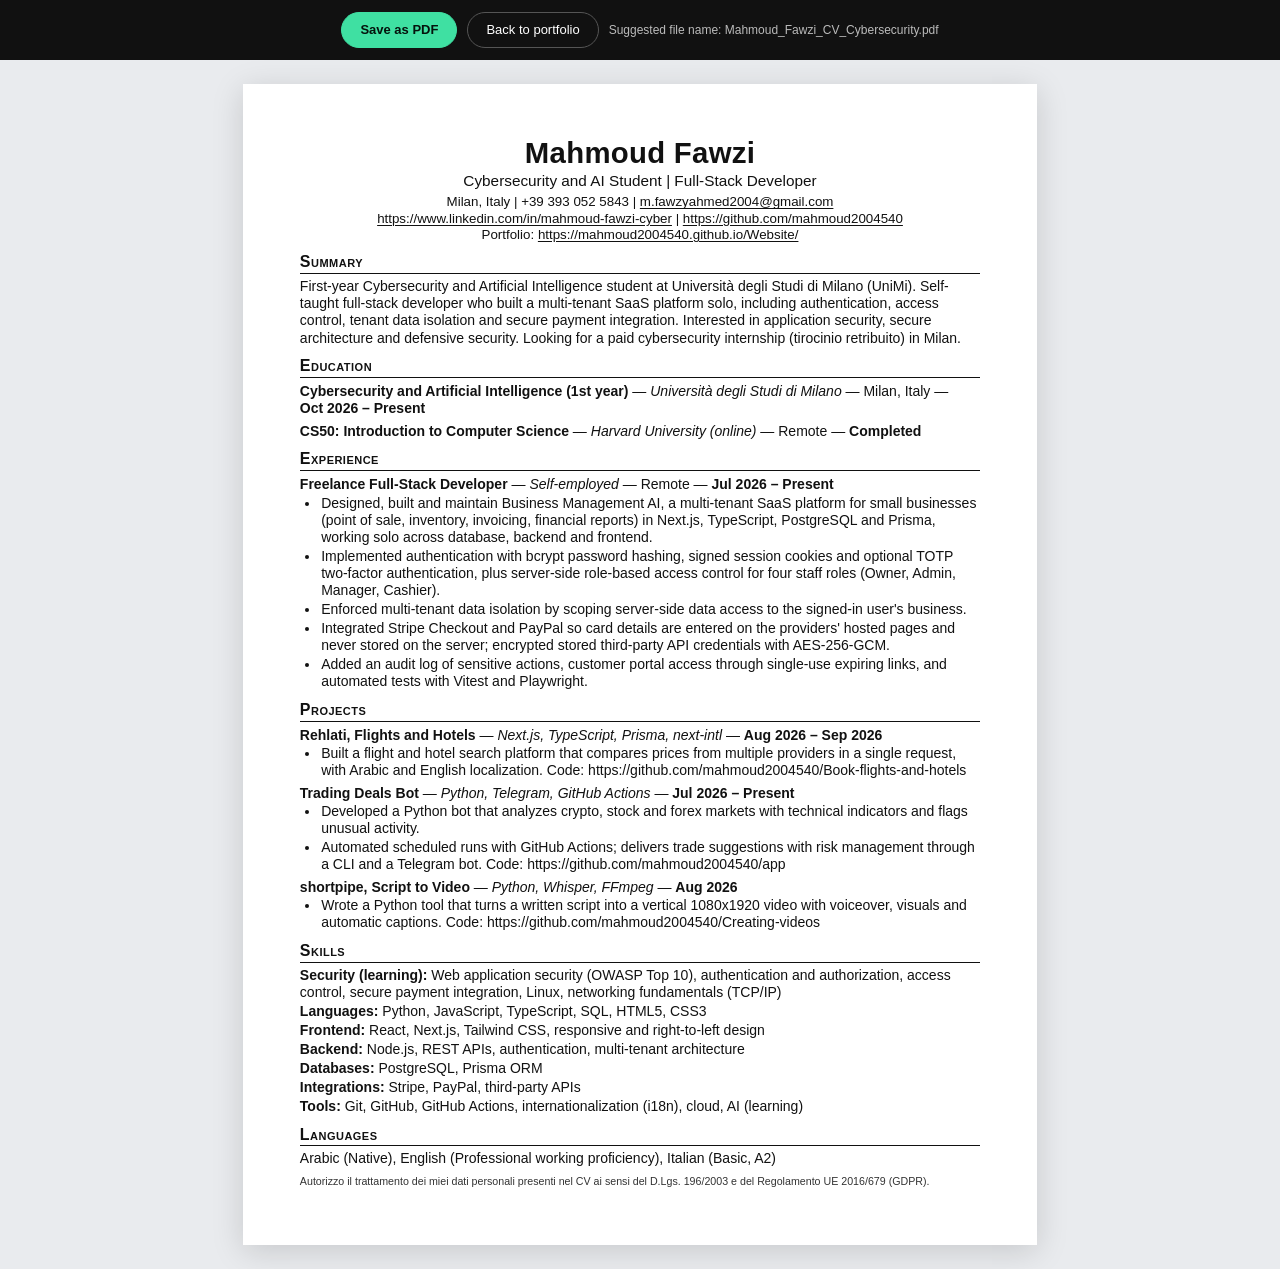
<file: cv.html>
<!DOCTYPE html>
<html lang="en">
<head>
<meta charset="UTF-8" />
<meta name="viewport" content="width=device-width, initial-scale=1.0" />
<!-- The <title> is used by browsers as the default file name for "Save as PDF". -->
<title>Mahmoud_Fawzi_CV_Cybersecurity</title>
<meta name="description" content="CV of Mahmoud Fawzi, Cybersecurity and AI student at Università degli Studi di Milano and full-stack developer, based in Milan, Italy. Open to cybersecurity internships in Milan." />
<meta name="author" content="Mahmoud Fawzi" />
<meta name="robots" content="index, follow" />
<link rel="canonical" href="https://mahmoud2004540.github.io/Website/cv.html" />
<meta property="og:title" content="Mahmoud Fawzi — CV — Cybersecurity &amp; AI Student · Full-Stack Developer" />
<meta property="og:description" content="Cybersecurity and AI student at UniMi, full-stack developer, based in Milan, Italy. Open to cybersecurity internships in Milan." />
<meta property="og:image" content="https://mahmoud2004540.github.io/Website/og-image.png" />
<meta name="twitter:card" content="summary_large_image" />
<link rel="icon" href="data:image/svg+xml,<svg xmlns=%22http://www.w3.org/2000/svg%22 viewBox=%220 0 100 100%22><rect width=%22100%22 height=%22100%22 rx=%2222%22 fill=%22%23050506%22/><text x=%2250%22 y=%2266%22 font-size=%2246%22 font-family=%22monospace%22 font-weight=%22bold%22 fill=%22%2340e0a0%22 text-anchor=%22middle%22>MF</text></svg>" />
<style>
  /*
    ATS-friendly one-page CV in the style of "Jake's Resume" (the template most used by CS students):
    single column, real selectable text only, standard section names, no icons, tables or
    pseudo-element content. Each entry heading is one run of text, "Title — Organization — Location — Dates",
    so parsers never separate the dates from their entry.
  */
  *{box-sizing:border-box}
  html{-webkit-text-size-adjust:100%}
  body{margin:0;background:#e9ebee;color:#111;
    font-family:Calibri,Carlito,Arial,Helvetica,sans-serif;font-size:10.5pt;line-height:1.22}
  a{color:inherit;text-decoration:none}

  .toolbar{position:sticky;top:0;z-index:10;display:flex;flex-wrap:wrap;justify-content:center;align-items:center;gap:10px;
    padding:12px 16px;background:#111;color:#fff;font-family:Arial,Helvetica,sans-serif;font-size:13px}
  .toolbar button,.toolbar a{font:inherit;padding:9px 18px;border-radius:999px;cursor:pointer;border:1px solid #555;
    color:#fff;background:transparent}
  .toolbar .btn-print{background:#3fe0a2;color:#04120c;border-color:#3fe0a2;font-weight:bold}
  .toolbar .hint{color:#bbb;font-size:12px}

  .page{max-width:210mm;margin:24px auto;background:#fff;padding:14mm 15mm;box-shadow:0 6px 30px rgba(0,0,0,.15)}

  /* heading block */
  h1{font-size:22pt;font-weight:bold;text-align:center;margin:0;letter-spacing:.01em;line-height:1.1}
  .headline{text-align:center;font-size:11.5pt;margin:2pt 0 3pt}
  .contact{text-align:center;margin:0;font-size:10pt}
  .contact a{text-decoration:underline;text-underline-offset:1.5pt}

  /* sections */
  h2{font-size:12pt;font-weight:bold;font-variant:small-caps;letter-spacing:.03em;margin:7pt 0 3pt;
    padding-bottom:1pt;border-bottom:1px solid #111}
  p{margin:0 0 3pt}

  /* entry heading: title, organization and location on the left, dates on the right of the same line */
  .row{margin:4pt 0 1pt}
  .row .when{white-space:nowrap;font-weight:bold}

  ul{margin:1pt 0 2pt;padding-left:15pt}
  li{margin:0 0 1.5pt;padding-left:1pt}
  .skills p{margin:0 0 1.5pt}
  .consent{margin-top:6pt;font-size:8pt;color:#333}

  @media (max-width:640px){
    .page{margin:0;padding:24px 16px;box-shadow:none}
    h1{font-size:20pt}
  }

  @media print{
    @page{size:A4;margin:9mm 12mm}
    body{background:#fff;color:#000}
    .toolbar{display:none !important}
    .page{max-width:none;margin:0;padding:0;box-shadow:none}
    .consent{color:#000}
    h2,.row{break-after:avoid;page-break-after:avoid}
    li{break-inside:avoid;page-break-inside:avoid}
  }
</style>
</head>
<body>

<div class="toolbar">
  <button class="btn-print" type="button" onclick="window.print()">Save as PDF</button>
  <a href="index.html">Back to portfolio</a>
  <span class="hint">Suggested file name: Mahmoud_Fawzi_CV_Cybersecurity.pdf</span>
</div>

<div class="page">

  <h1>Mahmoud Fawzi</h1>
  <p class="headline">Cybersecurity and AI Student | Full-Stack Developer</p>
  <p class="contact">Milan, Italy | +39 393 052 5843 | <a href="mailto:m.fawzyahmed2004@gmail.com">m.fawzyahmed2004@gmail.com</a></p>
  <p class="contact"><a href="https://www.linkedin.com/in/mahmoud-fawzi-cyber">https://www.linkedin.com/in/mahmoud-fawzi-cyber</a> | <a href="https://github.com/mahmoud2004540">https://github.com/mahmoud2004540</a></p>
  <p class="contact">Portfolio: <a href="https://mahmoud2004540.github.io/Website/">https://mahmoud2004540.github.io/Website/</a></p>

  <h2>Summary</h2>
  <p>First-year Cybersecurity and Artificial Intelligence student at Università degli Studi di Milano (UniMi).
    Self-taught full-stack developer who built a multi-tenant SaaS platform solo, including authentication,
    access control, tenant data isolation and secure payment integration.
    Interested in application security, secure architecture and defensive security.
    Looking for a paid cybersecurity internship (tirocinio retribuito) in Milan.</p>

  <h2>Education</h2>
  <div class="row"><span class="what"><b>Cybersecurity and Artificial Intelligence (1st year)</b> — <i>Università degli Studi di Milano</i> — Milan, Italy — <span class="when">Oct 2026 – Present</span></span></div>
  <div class="row"><span class="what"><b>CS50: Introduction to Computer Science</b> — <i>Harvard University (online)</i> — Remote — <span class="when">Completed</span></span></div>

  <h2>Experience</h2>
  <div class="row"><span class="what"><b>Freelance Full-Stack Developer</b> — <i>Self-employed</i> — Remote — <span class="when">Jul 2026 – Present</span></span></div>
  <ul>
    <li>Designed, built and maintain Business Management AI, a multi-tenant SaaS platform for small businesses (point of sale, inventory, invoicing, financial reports) in Next.js, TypeScript, PostgreSQL and Prisma, working solo across database, backend and frontend.</li>
    <li>Implemented authentication with bcrypt password hashing, signed session cookies and optional TOTP two-factor authentication, plus server-side role-based access control for four staff roles (Owner, Admin, Manager, Cashier).</li>
    <li>Enforced multi-tenant data isolation by scoping server-side data access to the signed-in user's business.</li>
    <li>Integrated Stripe Checkout and PayPal so card details are entered on the providers' hosted pages and never stored on the server; encrypted stored third-party API credentials with AES-256-GCM.</li>
    <li>Added an audit log of sensitive actions, customer portal access through single-use expiring links, and automated tests with Vitest and Playwright.</li>
  </ul>

  <h2>Projects</h2>
  <div class="row"><span class="what"><b>Rehlati, Flights and Hotels</b> — <i>Next.js, TypeScript, Prisma, next-intl</i> — <span class="when">Aug 2026 – Sep 2026</span></span></div>
  <ul>
    <li>Built a flight and hotel search platform that compares prices from multiple providers in a single request, with Arabic and English localization. Code: https://github.com/mahmoud2004540/Book-flights-and-hotels</li>
  </ul>
  <div class="row"><span class="what"><b>Trading Deals Bot</b> — <i>Python, Telegram, GitHub Actions</i> — <span class="when">Jul 2026 – Present</span></span></div>
  <ul>
    <li>Developed a Python bot that analyzes crypto, stock and forex markets with technical indicators and flags unusual activity.</li>
    <li>Automated scheduled runs with GitHub Actions; delivers trade suggestions with risk management through a CLI and a Telegram bot. Code: https://github.com/mahmoud2004540/app</li>
  </ul>
  <div class="row"><span class="what"><b>shortpipe, Script to Video</b> — <i>Python, Whisper, FFmpeg</i> — <span class="when">Aug 2026</span></span></div>
  <ul>
    <li>Wrote a Python tool that turns a written script into a vertical 1080x1920 video with voiceover, visuals and automatic captions. Code: https://github.com/mahmoud2004540/Creating-videos</li>
  </ul>

  <h2>Skills</h2>
  <div class="skills">
    <p><b>Security (learning):</b> Web application security (OWASP Top 10), authentication and authorization, access control, secure payment integration, Linux, networking fundamentals (TCP/IP)</p>
    <p><b>Languages:</b> Python, JavaScript, TypeScript, SQL, HTML5, CSS3</p>
    <p><b>Frontend:</b> React, Next.js, Tailwind CSS, responsive and right-to-left design</p>
    <p><b>Backend:</b> Node.js, REST APIs, authentication, multi-tenant architecture</p>
    <p><b>Databases:</b> PostgreSQL, Prisma ORM</p>
    <p><b>Integrations:</b> Stripe, PayPal, third-party APIs</p>
    <p><b>Tools:</b> Git, GitHub, GitHub Actions, internationalization (i18n), cloud, AI (learning)</p>
  </div>

  <h2>Languages</h2>
  <p>Arabic (Native), English (Professional working proficiency), Italian (Basic, A2)</p>

  <p class="consent" lang="it">Autorizzo il trattamento dei miei dati personali presenti nel CV ai sensi del D.Lgs. 196/2003 e del Regolamento UE 2016/679 (GDPR).</p>

</div>

</body>
</html>
</file>
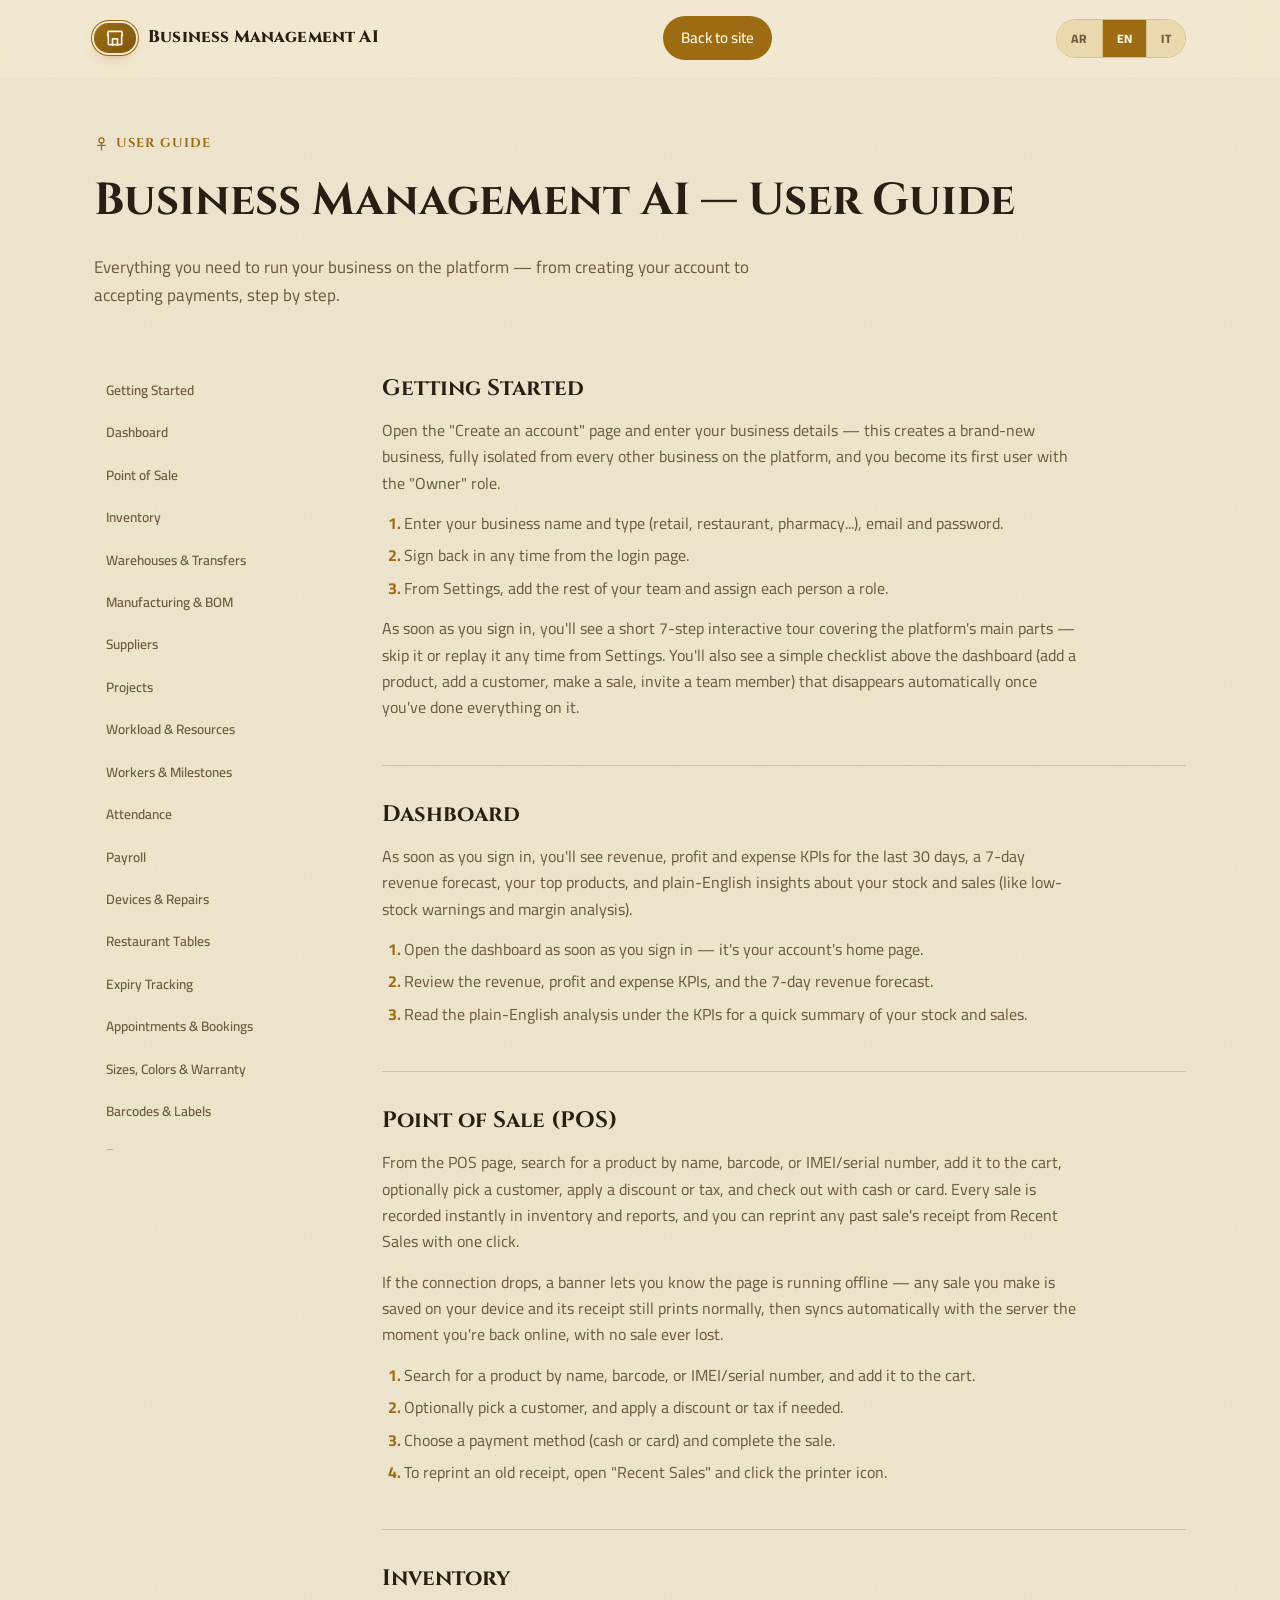
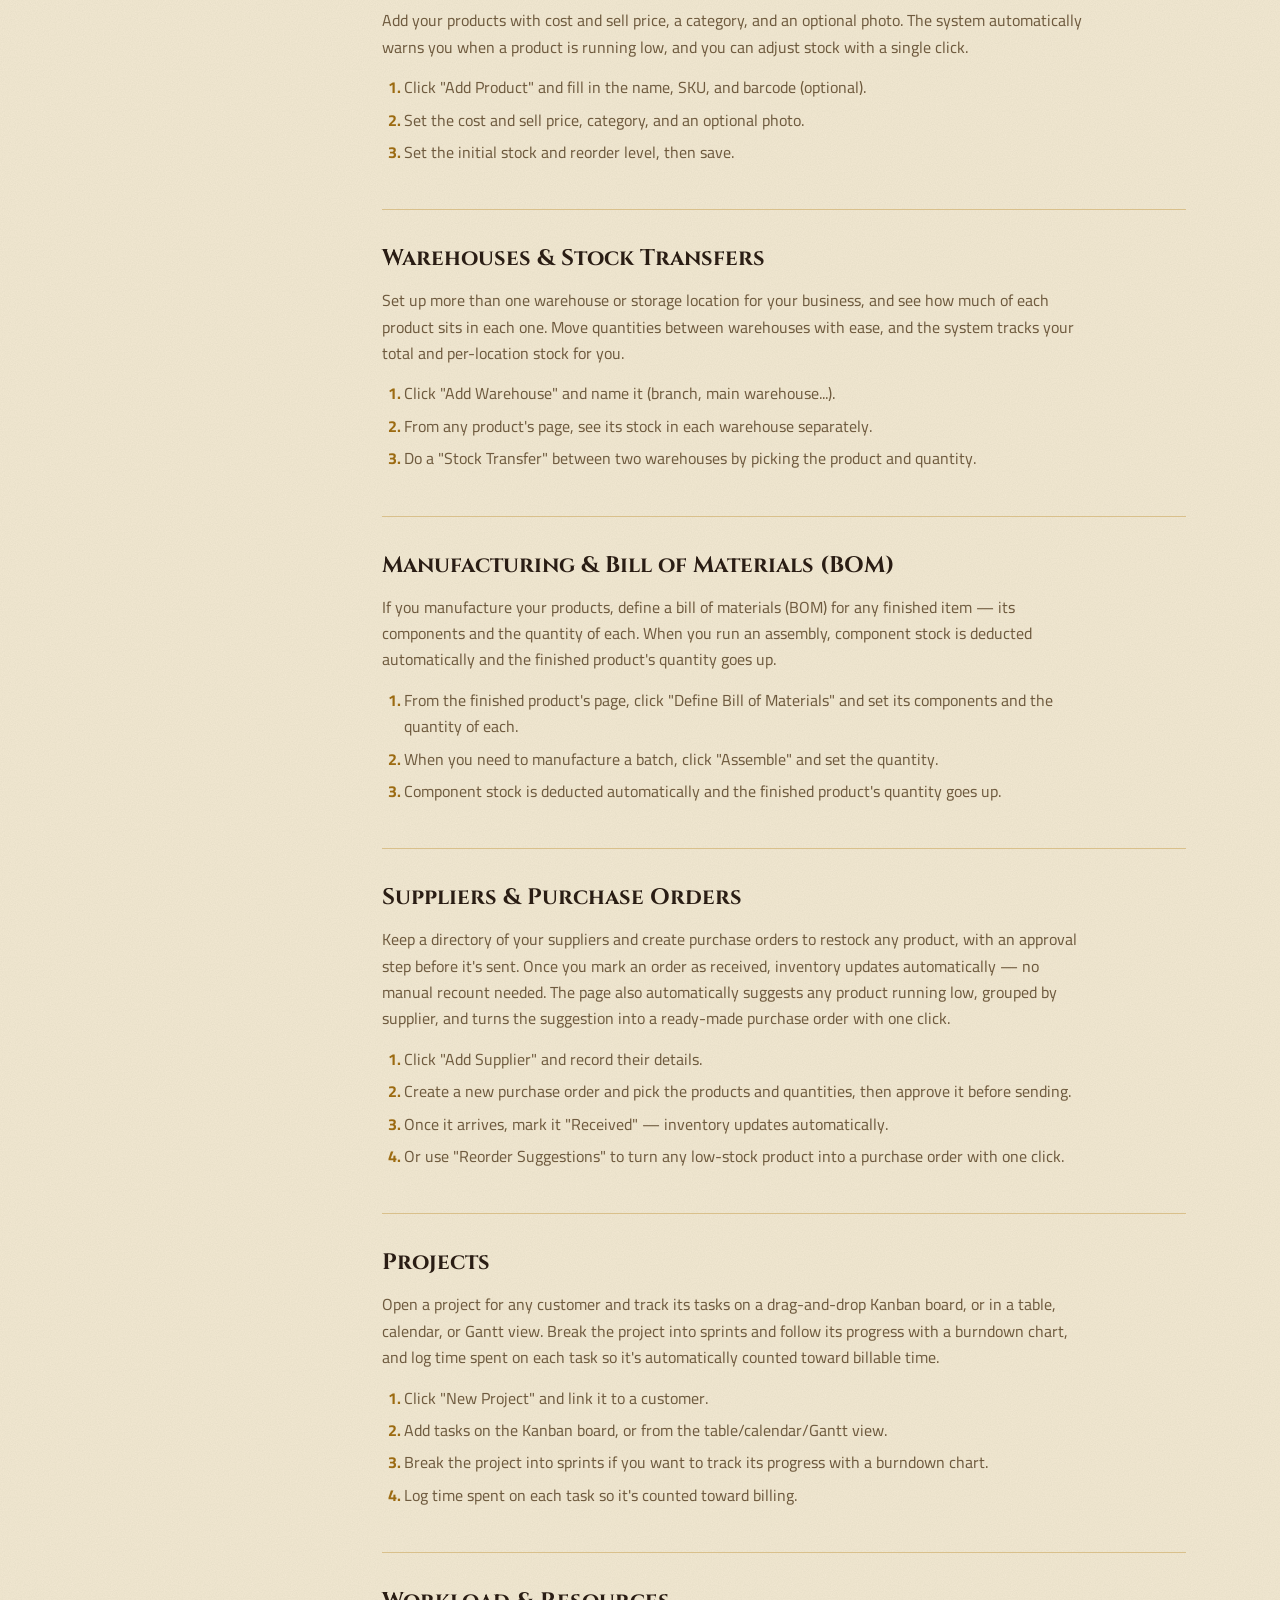
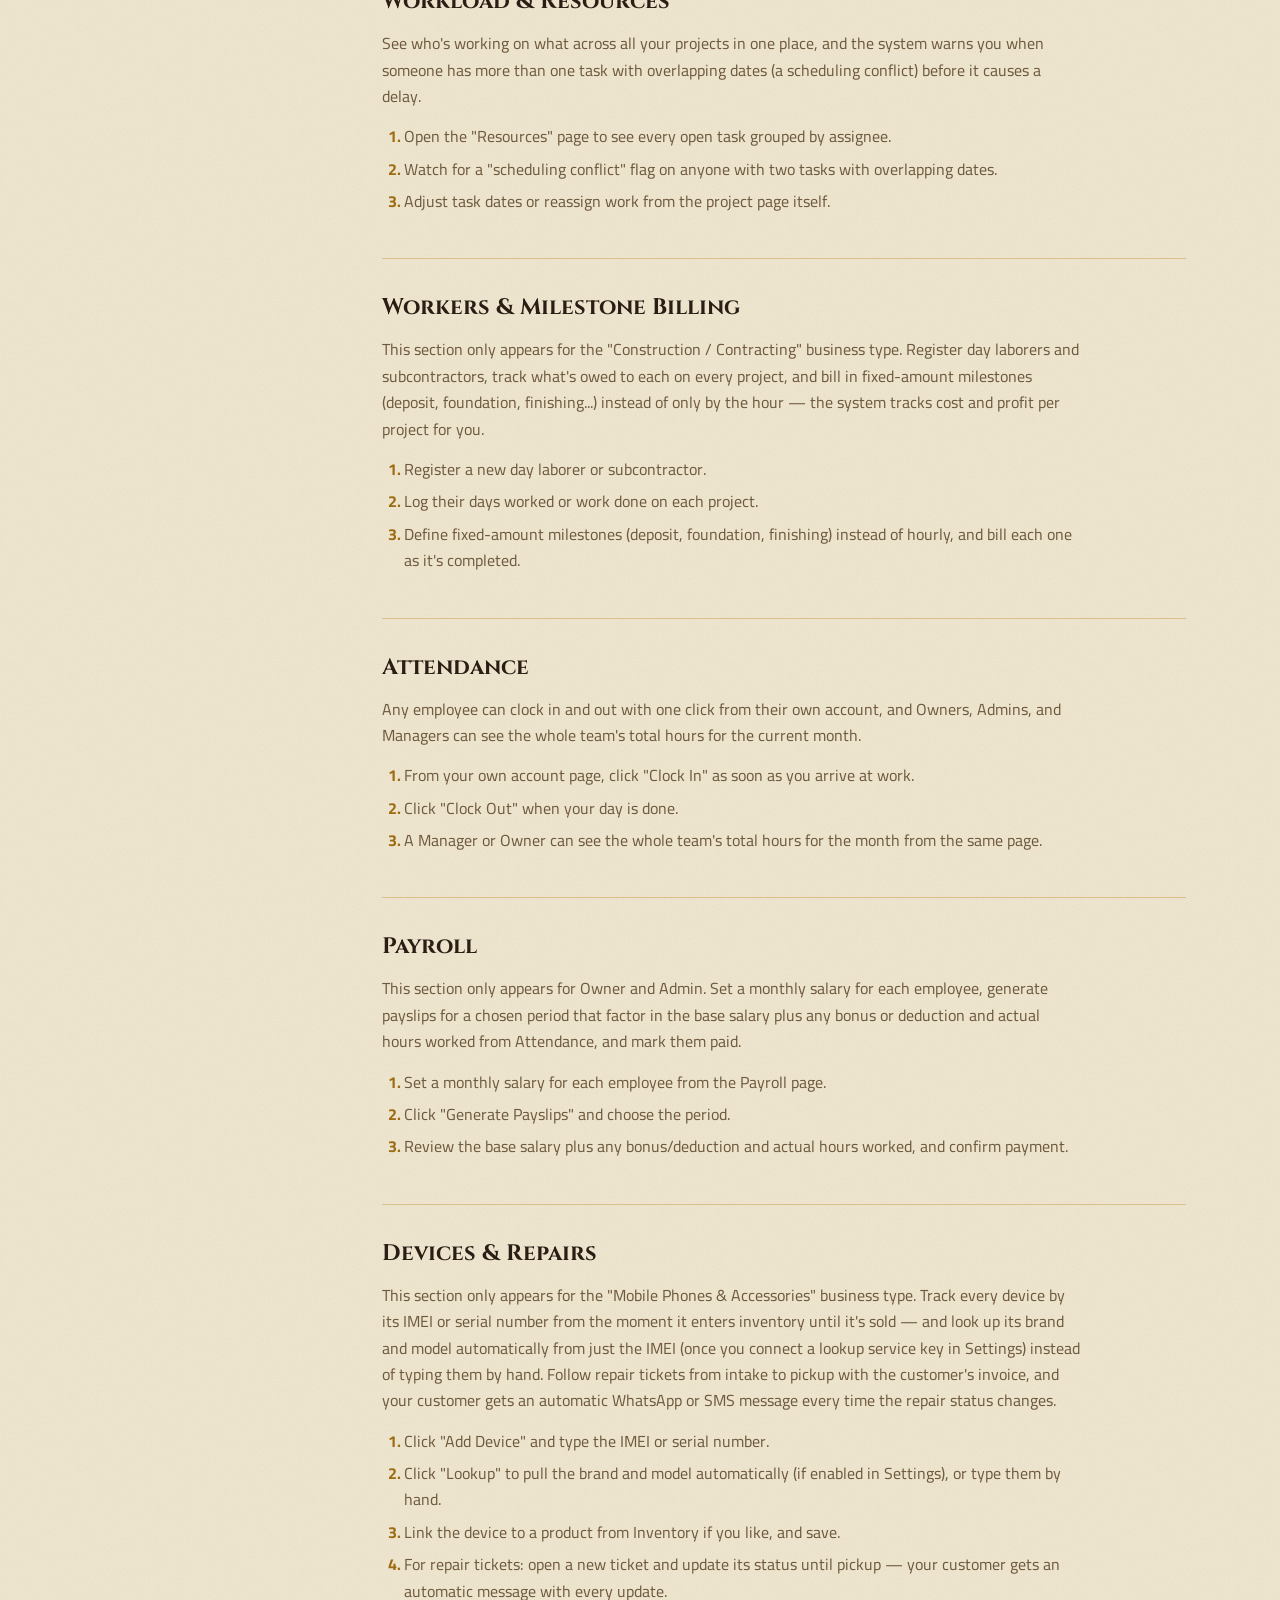
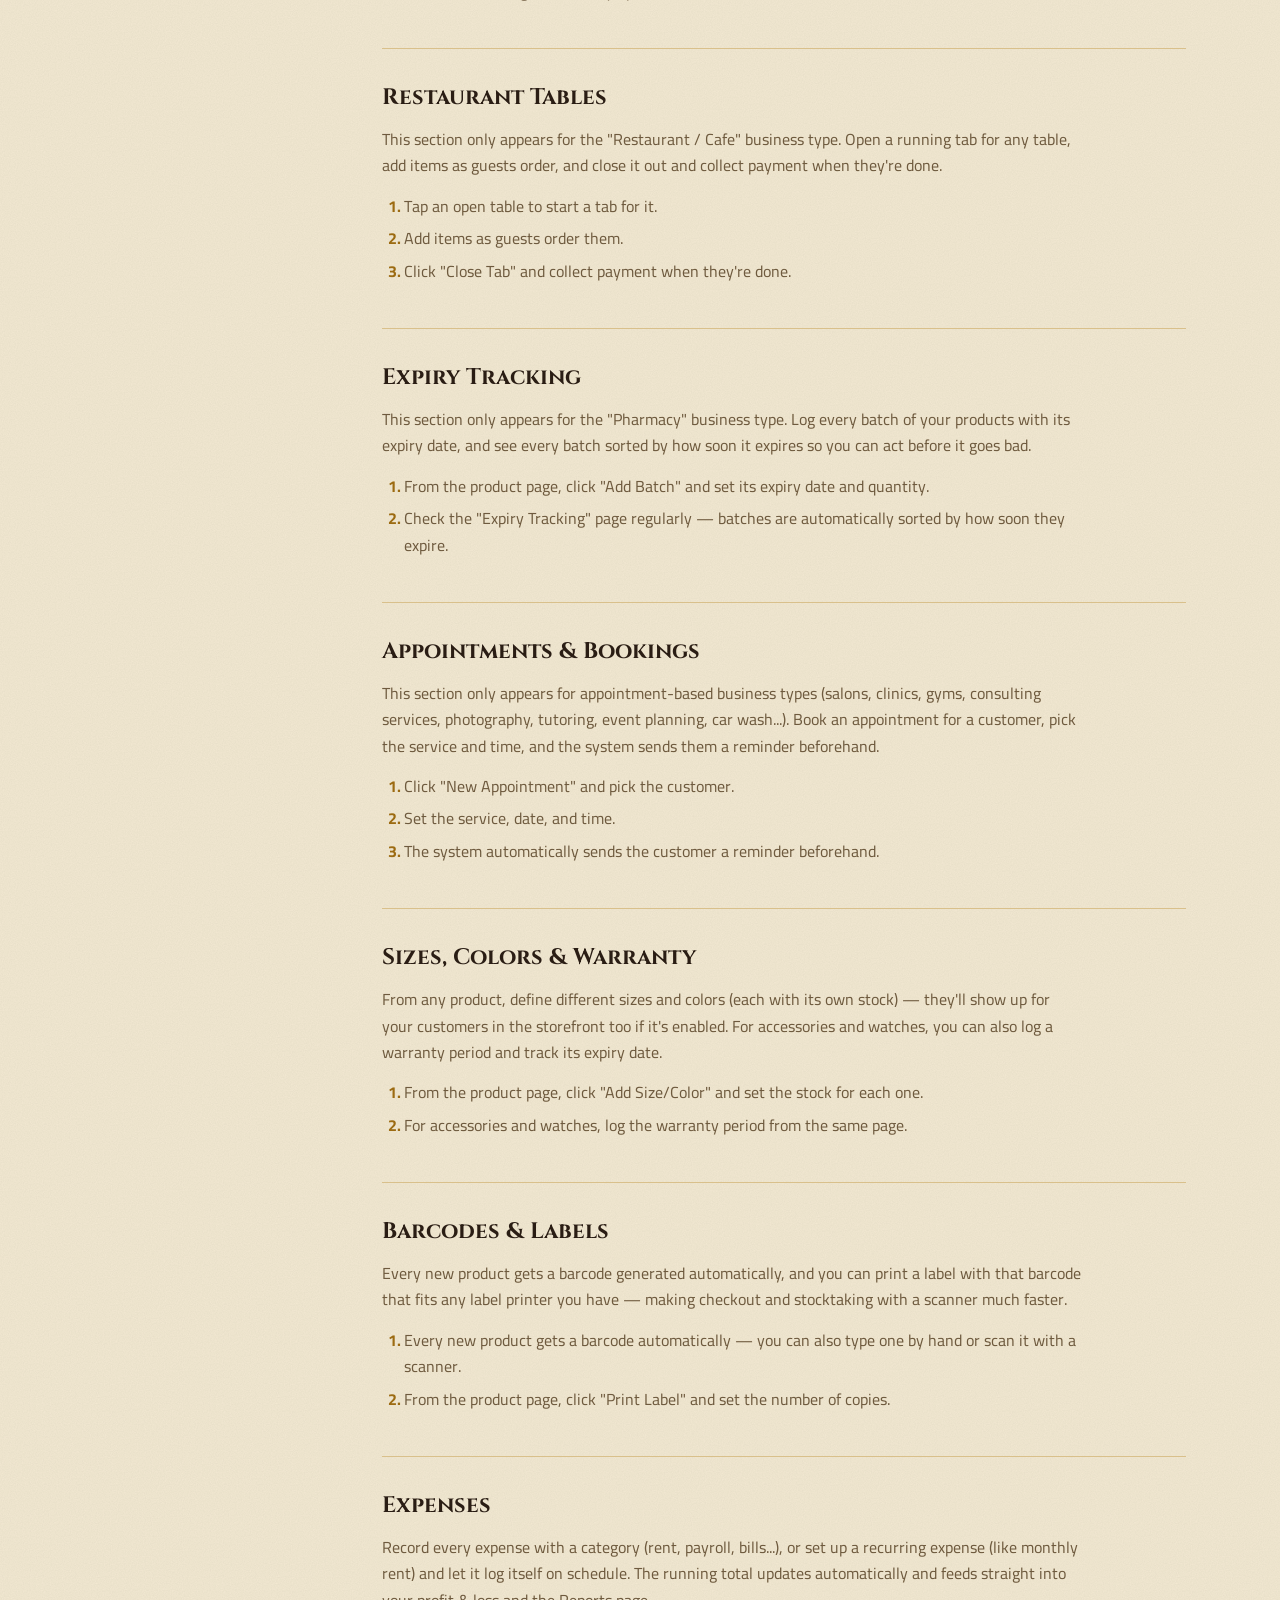
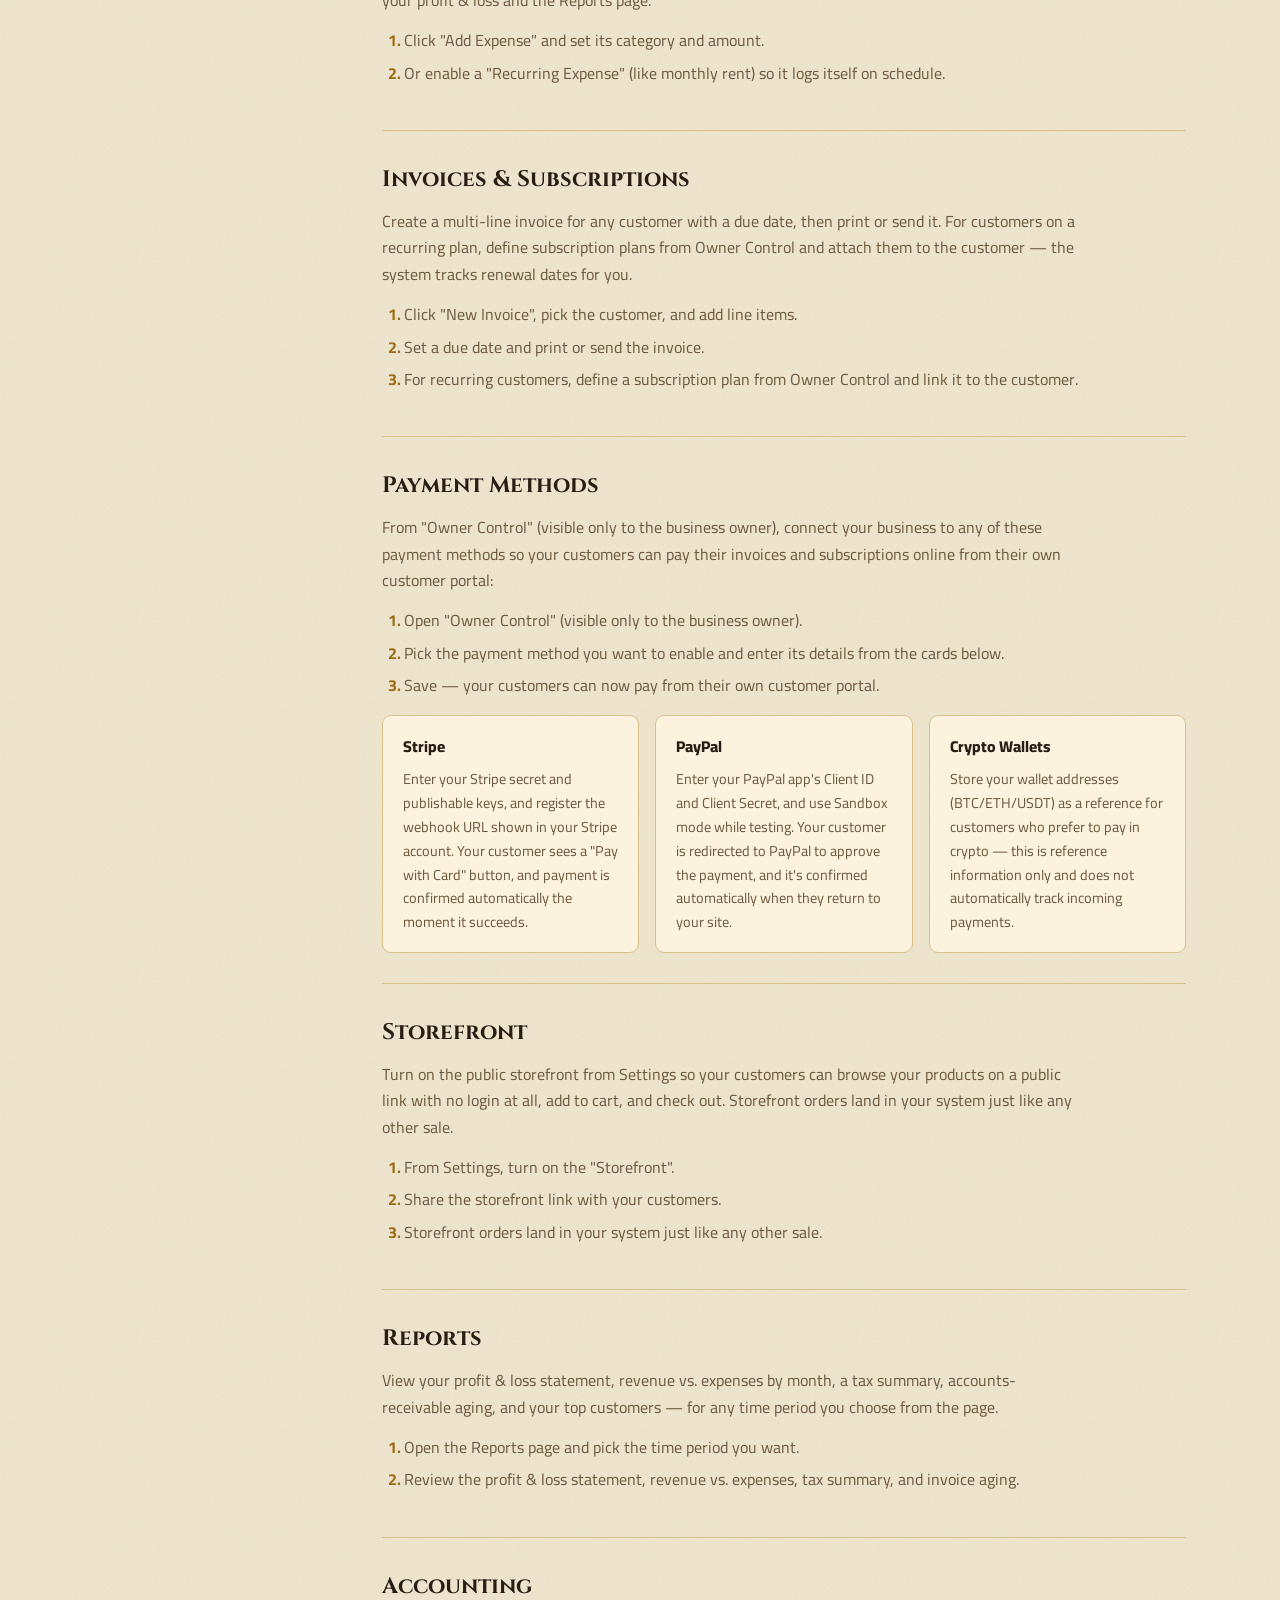
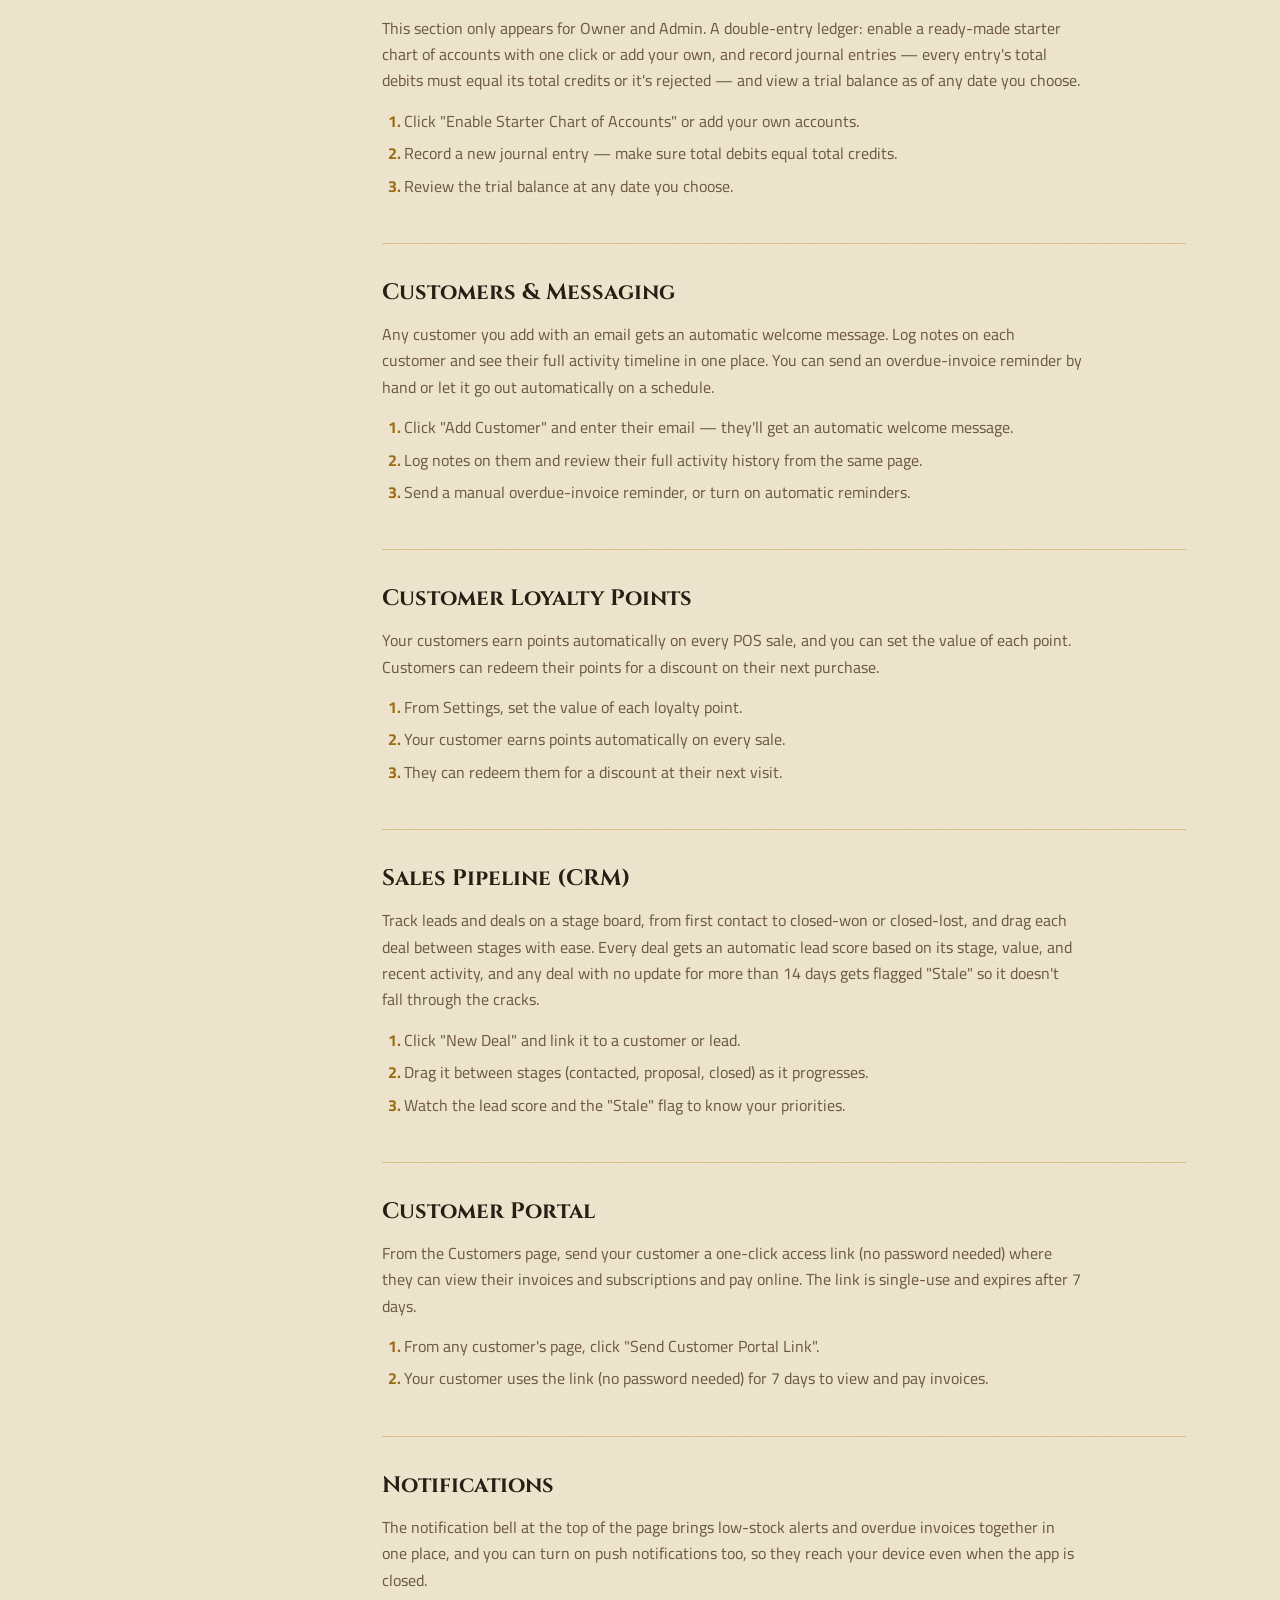
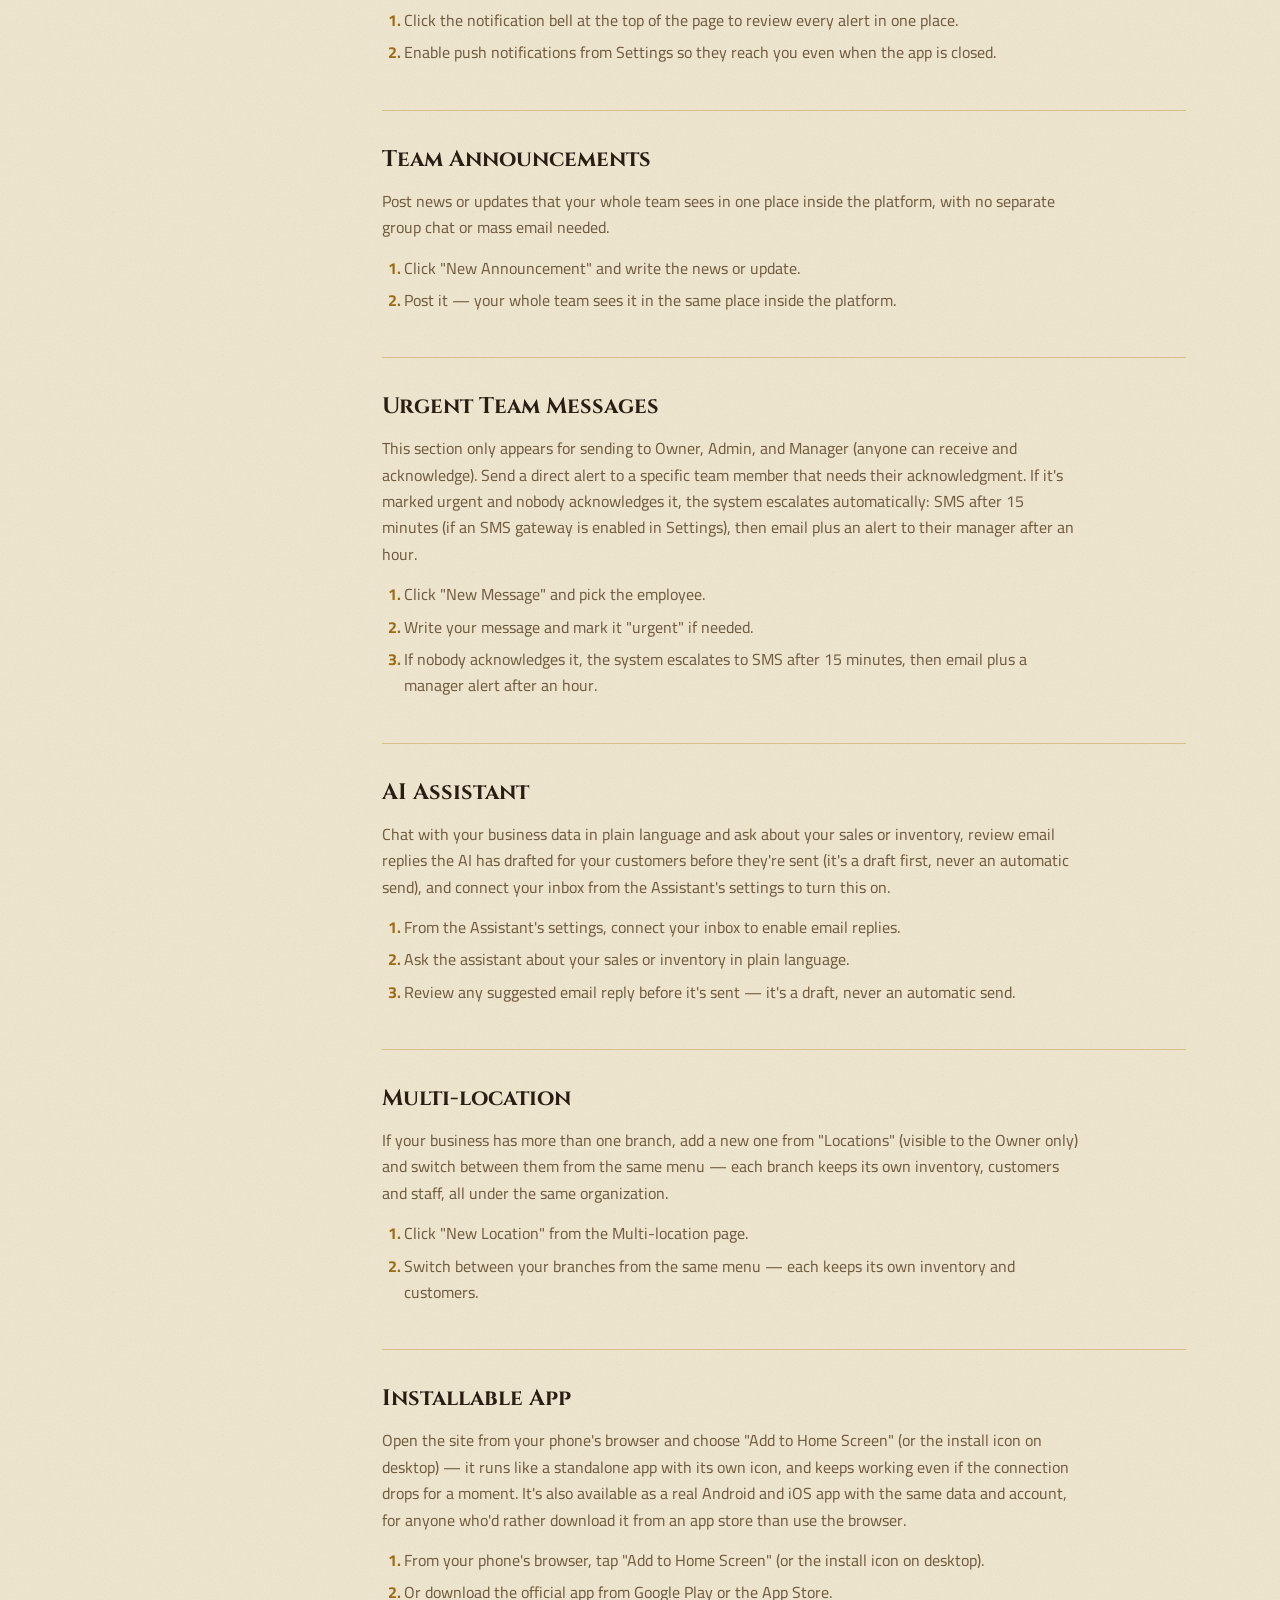
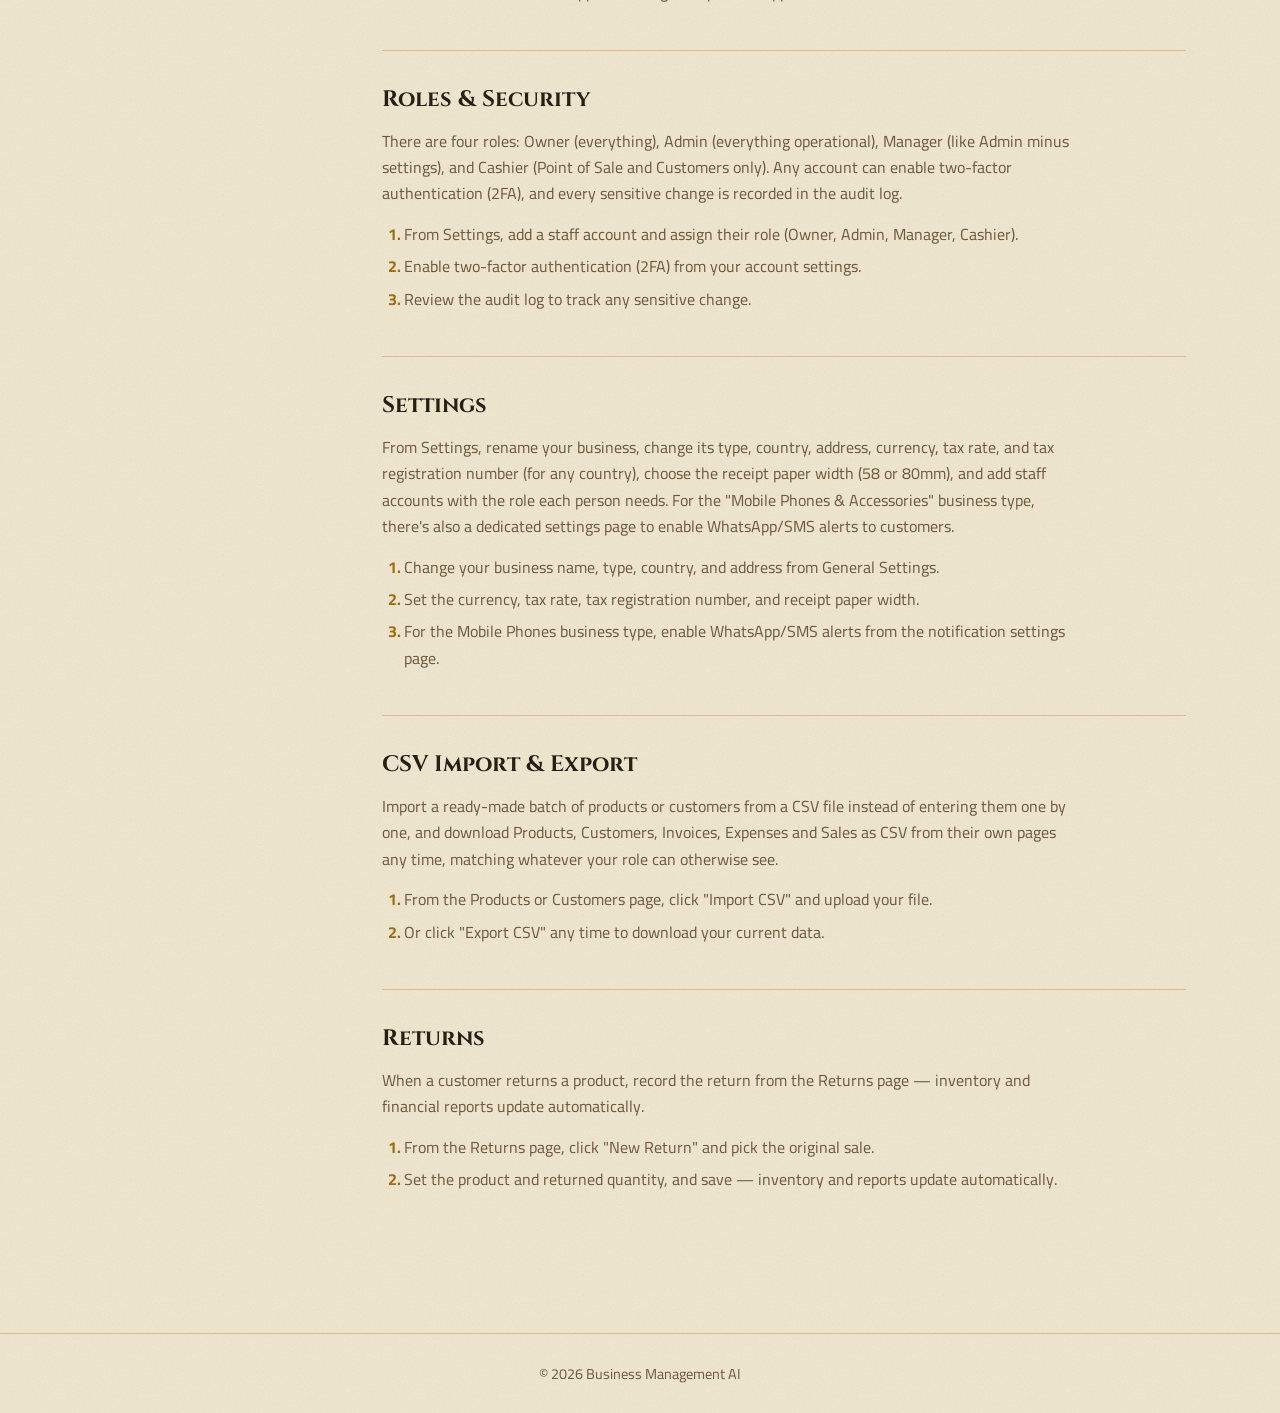
<file: business-management-ai-website/guide.html>
<!DOCTYPE html>
<html lang="ar" dir="rtl">
<head>
<meta charset="UTF-8" />
<meta name="viewport" content="width=device-width, initial-scale=1.0" />
<title>User Guide — Business Management AI</title>
<meta name="description" content="Full user guide for Business Management AI, available in Arabic, English and Italian." />
<meta name="author" content="Mahmoud Fawzi" />
<meta name="robots" content="index, follow" />
<meta name="theme-color" content="#2A1D14" />
<link rel="canonical" href="https://mahmoud2004540.github.io/Website/business-management-ai-website/guide.html" />
<meta property="og:type" content="article" />
<meta property="og:site_name" content="Business Management AI" />
<meta property="og:title" content="User Guide — Business Management AI" />
<meta property="og:description" content="Full user guide for Business Management AI, available in Arabic, English and Italian." />
<meta property="og:url" content="https://mahmoud2004540.github.io/Website/business-management-ai-website/guide.html" />
<meta name="twitter:card" content="summary" />
<meta name="twitter:title" content="User Guide — Business Management AI" />
<meta name="twitter:description" content="Full user guide for Business Management AI, in Arabic, English and Italian." />
<link rel="icon" href="data:image/svg+xml,%3Csvg xmlns='http://www.w3.org/2000/svg' viewBox='0 0 100 100'%3E%3Crect width='100' height='100' fill='%23F3E9D2'/%3E%3Ccircle cx='70' cy='26' r='11' fill='%23E6C158'/%3E%3Cpolygon points='50,22 88,82 12,82' fill='%232A1D14'/%3E%3Cpolygon points='50,22 66,82 34,82' fill='none' stroke='%23E6C158' stroke-width='3'/%3E%3C/svg%3E" />
<link rel="preconnect" href="https://fonts.googleapis.com" />
<link rel="preconnect" href="https://fonts.gstatic.com" crossorigin />
<link href="https://fonts.googleapis.com/css2?family=Cairo:wght@400;500;600;700;800;900&family=Cinzel:wght@400;500;600;700;800;900&family=Reem+Kufi:wght@400;500;600;700&display=swap" rel="stylesheet" />
<link rel="stylesheet" href="css/style.css" />
</head>
<body>

<header class="site-header" id="siteHeader">
  <div class="container header-inner">
    <a href="index.html" class="brand">
      <span class="brand-mark">
        <svg viewBox="0 0 24 24" fill="none" stroke="currentColor" stroke-width="2" stroke-linecap="round" stroke-linejoin="round" style="width:20px;height:20px"><path d="M3 9l1-5h16l1 5"></path><path d="M4 9v10a1 1 0 0 0 1 1h14a1 1 0 0 0 1-1V9"></path><path d="M9 21V13h6v8"></path></svg>
      </span>
      <span class="brand-name">Business Management AI</span>
    </a>

    <nav class="main-nav" id="mainNav">
      <a href="index.html" class="nav-cta" data-i18n="backHome">الرجوع للموقع</a>
    </nav>

    <div class="header-actions">
      <div class="lang-switch" id="langSwitch">
        <button class="lang-btn" data-lang="ar" type="button">AR</button>
        <button class="lang-btn" data-lang="en" type="button">EN</button>
        <button class="lang-btn" data-lang="it" type="button">IT</button>
      </div>
      <button class="nav-toggle" id="navToggle" type="button" aria-label="Toggle menu" aria-expanded="false">
        <span></span><span></span><span></span>
      </button>
    </div>
  </div>
</header>

<main>
  <section class="guide-hero">
    <div class="container">
      <p class="section-tag">
        <span class="tag-icon"><svg viewBox="0 0 24 24" fill="none" stroke="currentColor" stroke-width="2" stroke-linecap="round"><circle cx="12" cy="7" r="4"></circle><line x1="12" y1="11" x2="12" y2="22"></line><line x1="6" y1="15" x2="18" y2="15"></line></svg></span>
        <span data-i18n="guideTag">دليل الاستخدام</span>
      </p>
      <h1 data-i18n="guideTitle">دليل استخدام Business Management AI</h1>
      <p class="section-lead" data-i18n="guideIntro">
        كل حاجة محتاج تعرفها عشان تشغّل عملك على المنصة — من إنشاء الحساب لحد استلام المدفوعات، خطوة بخطوة.
      </p>
    </div>
  </section>

  <div class="container guide-shell">
    <nav class="guide-toc" id="guideToc">
      <a href="#getting-started" data-i18n="tocGettingStarted">البداية</a>
      <a href="#dashboard" data-i18n="tocDashboard">لوحة التحكم</a>
      <a href="#pos" data-i18n="tocPos">نقطة البيع</a>
      <a href="#inventory" data-i18n="tocInventory">المخزون</a>
      <a href="#warehouses" data-i18n="tocWarehouses">المخازن ونقل المخزون</a>
      <a href="#manufacturing" data-i18n="tocManufacturing">التصنيع وقوائم المواد</a>
      <a href="#suppliers" data-i18n="tocSuppliers">الموردين</a>
      <a href="#projects" data-i18n="tocProjects">المشاريع</a>
      <a href="#resources" data-i18n="tocResources">توزيع المهام والموارد</a>
      <a href="#workers" data-i18n="tocWorkers">العمالة والمراحل</a>
      <a href="#attendance" data-i18n="tocAttendance">الحضور والانصراف</a>
      <a href="#payroll" data-i18n="tocPayroll">الرواتب</a>
      <a href="#devices" data-i18n="tocDevices">الأجهزة والصيانة</a>
      <a href="#tables" data-i18n="tocTables">طاولات المطاعم</a>
      <a href="#expiry" data-i18n="tocExpiry">تتبع الصلاحية</a>
      <a href="#appointments" data-i18n="tocAppointments">المواعيد والحجوزات</a>
      <a href="#variants" data-i18n="tocVariants">المقاسات والألوان والضمان</a>
      <a href="#barcode" data-i18n="tocBarcode">الباركود والملصقات</a>
      <a href="#expenses" data-i18n="tocExpenses">المصروفات</a>
      <a href="#invoices" data-i18n="tocInvoices">الفواتير والاشتراكات</a>
      <a href="#payment-methods" data-i18n="tocPayments">طرق الدفع</a>
      <a href="#storefront" data-i18n="tocStorefront">المتجر الإلكتروني</a>
      <a href="#reports" data-i18n="tocReports">التقارير</a>
      <a href="#accounting" data-i18n="tocAccounting">المحاسبة</a>
      <a href="#customers" data-i18n="tocCustomers">العملاء والمراسلة</a>
      <a href="#loyalty" data-i18n="tocLoyalty">نقاط ولاء العملاء</a>
      <a href="#deals" data-i18n="tocDeals">متابعة فرص البيع</a>
      <a href="#customer-portal" data-i18n="tocPortal">بوابة العملاء</a>
      <a href="#notifications" data-i18n="tocNotifications">التنبيهات</a>
      <a href="#announcements" data-i18n="tocAnnouncements">إعلانات الفريق</a>
      <a href="#team-messages" data-i18n="tocTeamMessages">رسائل الفريق العاجلة</a>
      <a href="#assistant" data-i18n="tocAssistant">المساعد الذكي</a>
      <a href="#locations" data-i18n="tocLocations">تعدد الفروع</a>
      <a href="#installable" data-i18n="tocInstallable">تطبيق قابل للتنصيب</a>
      <a href="#roles-security" data-i18n="tocSecurity">الأدوار والأمان</a>
      <a href="#settings" data-i18n="tocSettings">الإعدادات</a>
      <a href="#csv-export" data-i18n="tocExport">استيراد وتصدير CSV</a>
      <a href="#returns" data-i18n="tocReturns">المرتجعات</a>
    </nav>

    <div class="guide-content">
      <section id="getting-started" class="guide-section" data-reveal>
        <h2 data-i18n="gsTitle">البداية</h2>
        <p data-i18n="gsText1">
          افتح صفحة "إنشاء حساب" وسجّل بيانات عملك — بيتم إنشاء عمل جديد معزول تمامًا عن أي عمل تاني على نفس
          المنصة، وأنت أول مستخدم بيه بيبقى بدور "مالك" (Owner).
        </p>
        <ol>
          <li data-i18n="gsStep1">اكتب اسم العمل ونوعه (متجر، مطعم، صيدلية...) وإيميل وباسورد.</li>
          <li data-i18n="gsStep2">سجّل دخولك من صفحة تسجيل الدخول في أي وقت.</li>
          <li data-i18n="gsStep3">من الإعدادات، ضيف باقي فريقك وحدد دور كل واحد.</li>
        </ol>
        <p data-i18n="gsText2">
          أول ما تسجّل دخولك، هتلاقي جولة تعريفية قصيرة (7 خطوات) بتشرحلك أهم أجزاء المنصة، وتقدر تتخطاها
          أو تعيدها في أي وقت من الإعدادات. وهتلاقي كمان قائمة مهام بسيطة فوق لوحة التحكم (ضيف منتج، ضيف
          عميل، اعمل بيع، ادعُ حد من فريقك) بتختفي أوتوماتيك أول ما تخلّصها.
        </p>
      </section>

      <section id="dashboard" class="guide-section" data-reveal>
        <h2 data-i18n="dashTitle">لوحة التحكم</h2>
        <p data-i18n="dashText">
          أول ما تسجّل دخولك، هتشوف مؤشرات الإيرادات والربح والمصروفات لآخر 30 يوم، توقّع للإيراد الجاي 7 أيام،
          أكتر المنتجات مبيعًا، وتحليل نصي بسيط لحالة مخزونك ومبيعاتك (زي تنبيهات النقص وتحليل الهامش).
        </p>
        <ol>
          <li data-i18n="dashStep1">افتح لوحة التحكم أول ما تسجّل دخولك — هي الصفحة الرئيسية لحسابك.</li>
          <li data-i18n="dashStep2">راجع مؤشرات الإيرادات والربح والمصروفات، وتوقّع الإيراد الجاي 7 أيام.</li>
          <li data-i18n="dashStep3">اقرأ التحليل النصي تحت المؤشرات لملخص سريع عن مخزونك ومبيعاتك.</li>
        </ol>
      </section>

      <section id="pos" class="guide-section" data-reveal>
        <h2 data-i18n="posTitle">نقطة البيع (POS)</h2>
        <p data-i18n="posText">
          من صفحة نقطة البيع، دوّر على المنتج بالاسم أو الباركود أو رقم IMEI/السيريال، ضيفه للعربة، اختار
          العميل لو حابب، طبّق خصم أو ضريبة، وقفل البيع كاش أو بطاقة. كل عملية بتتسجل فورًا في المخزون
          والتقارير، وتقدر تعيد طباعة إيصال أي عملية سابقة من "أحدث المبيعات" بضغطة واحدة.
        </p>
        <p data-i18n="posOfflineText">
          لو النت وقع، هيظهرلك تنبيه إن الصفحة شغّالة أوفلاين — أي بيع تعمله بيتسجل على جهازك ويطبع إيصاله
          عادي، وبيتزامن أوتوماتيك مع السيرفر أول ما النت يرجع، من غير ما تفقد ولا عملية بيع.
        </p>
        <ol>
          <li data-i18n="posStep1">دوّر على المنتج بالاسم أو الباركود أو IMEI/السيريال وضيفه للعربة.</li>
          <li data-i18n="posStep2">اختار العميل لو حابب، وطبّق خصم أو ضريبة لو محتاج.</li>
          <li data-i18n="posStep3">اختار طريقة الدفع (كاش أو بطاقة) واضغط إتمام البيع.</li>
          <li data-i18n="posStep4">لإعادة طباعة إيصال قديم، افتح "أحدث المبيعات" واضغط أيقونة الطابعة.</li>
        </ol>
      </section>

      <section id="inventory" class="guide-section" data-reveal>
        <h2 data-i18n="invTitle">المخزون</h2>
        <p data-i18n="invText">
          ضيف منتجاتك بسعر التكلفة والبيع، تصنيف، وصورة اختيارية. النظام بينبهك تلقائيًا لو أي منتج قرّب يخلص،
          وتقدر تزوّد أو تقلل الكمية بضغطة واحدة.
        </p>
        <ol>
          <li data-i18n="invStep1">اضغط "إضافة منتج" واملأ الاسم وSKU والباركود (اختياري).</li>
          <li data-i18n="invStep2">حدد سعر التكلفة والبيع والتصنيف وصورة اختيارية.</li>
          <li data-i18n="invStep3">حدد الكمية الابتدائية وحد إعادة الطلب، واحفظ.</li>
        </ol>
      </section>

      <section id="warehouses" class="guide-section" data-reveal>
        <h2 data-i18n="whTitle">المخازن ونقل المخزون</h2>
        <p data-i18n="whText">
          عرّف أكتر من مخزن أو موقع تخزين لعملك، واعرف رصيد كل منتج في كل مخزن على حدة. انقل كميات بين
          المخازن بسهولة، والنظام بيتابعلك المخزون الكلي والمتاح في كل موقع.
        </p>
        <ol>
          <li data-i18n="whStep1">اضغط "إضافة مخزن" وسمّيه (فرع، مخزن رئيسي...).</li>
          <li data-i18n="whStep2">من صفحة أي منتج، شوف رصيده في كل مخزن على حدة.</li>
          <li data-i18n="whStep3">اعمل "نقل مخزون" بين مخزنين بتحديد المنتج والكمية.</li>
        </ol>
      </section>

      <section id="manufacturing" class="guide-section" data-reveal>
        <h2 data-i18n="bomTitle">التصنيع وقوائم المواد (BOM)</h2>
        <p data-i18n="bomText">
          لو بتصنّع منتجاتك، عرّف قائمة المواد (BOM) لأي منتج نهائي — يعني إيه المكونات ومين هي وبكام كمية.
          لما تعمل عملية تجميع، مخزون المكونات بيتخصم أوتوماتيك وكمية المنتج النهائي بتتزود.
        </p>
        <ol>
          <li data-i18n="bomStep1">من صفحة المنتج النهائي، اضغط "تعريف قائمة مواد" وحدد المكونات وكمية كل واحد.</li>
          <li data-i18n="bomStep2">لما تحتاج تصنّع دفعة، اضغط "تجميع" وحدد الكمية.</li>
          <li data-i18n="bomStep3">مخزون المكونات هيتخصم أوتوماتيك ومخزون المنتج النهائي هيتزود.</li>
        </ol>
      </section>

      <section id="suppliers" class="guide-section" data-reveal>
        <h2 data-i18n="supTitle">الموردين وأوامر الشراء</h2>
        <p data-i18n="supText">
          احتفظ بدليل الموردين، واعمل أمر شراء لإعادة تخزين أي منتج، ووافق عليه قبل ما يتبعت للمورد. لما
          تسجّل استلام الأمر، المخزون بيتحدّث تلقائيًا من غير ما تعدّل الكميات يدويًا. الصفحة كمان بتقترحلك
          أوتوماتيك أي منتج قرّب يخلص، مجمّعة حسب المورد، وتحوّل الاقتراح لأمر شراء جاهز بضغطة واحدة.
        </p>
        <ol>
          <li data-i18n="supStep1">اضغط "إضافة مورد" وسجّل بياناته.</li>
          <li data-i18n="supStep2">اعمل "أمر شراء" جديد واختار المنتجات والكميات، ووافق عليه قبل الإرسال.</li>
          <li data-i18n="supStep3">لما يوصل، سجّله "مستلم" — المخزون هيتحدّث تلقائيًا.</li>
          <li data-i18n="supStep4">أو استخدم "اقتراحات إعادة الطلب" لتحويل أي منتج ناقص لأمر شراء بضغطة واحدة.</li>
        </ol>
      </section>

      <section id="projects" class="guide-section" data-reveal>
        <h2 data-i18n="projTitle">المشاريع</h2>
        <p data-i18n="projText">
          افتح مشروع لأي عميل، وتابع مهامه على لوحة Kanban قابلة للسحب، أو في عرض جدول أو تقويم أو مخطط
          Gantt. قسّم المشروع لسبرنتات وتابع تقدمه بمخطط burndown، وسجّل الوقت المصروف على كل مهمة عشان
          يتحسب أوتوماتيك ضمن الوقت القابل للفوترة.
        </p>
        <ol>
          <li data-i18n="projStep1">اضغط "مشروع جديد" واربطه بعميل.</li>
          <li data-i18n="projStep2">ضيف مهام على لوحة Kanban أو من عرض الجدول/التقويم/Gantt.</li>
          <li data-i18n="projStep3">قسّم المشروع لسبرنتات لو حابب تتابع تقدمه بمخطط burndown.</li>
          <li data-i18n="projStep4">سجّل الوقت المصروف على كل مهمة عشان يتحسب في الفوترة.</li>
        </ol>
      </section>

      <section id="resources" class="guide-section" data-reveal>
        <h2 data-i18n="resTitle">توزيع المهام والموارد</h2>
        <p data-i18n="resText">
          شوف مين شغال على إيه دلوقتي في كل مشاريعك مجمّعين في مكان واحد، والنظام بينبّهك لو حد عنده أكتر
          من مهمة بتواريخ متداخلة (تعارض جدولة) قبل ما ده يسبب تأخير.
        </p>
        <ol>
          <li data-i18n="resStep1">افتح صفحة "توزيع المهام" لتشوف كل المهام المفتوحة مجمّعة حسب الموظف.</li>
          <li data-i18n="resStep2">لاحظ أي علامة "تعارض جدولة" على موظف عنده مهمتين بتواريخ متداخلة.</li>
          <li data-i18n="resStep3">عدّل تواريخ المهام أو أعد التوزيع من صفحة المشروع نفسه.</li>
        </ol>
      </section>

      <section id="workers" class="guide-section" data-reveal>
        <h2 data-i18n="workTitle">العمالة والفوترة بالمراحل</h2>
        <p data-i18n="workText">
          القسم ده يظهر لنشاط "مقاولات وإنشاءات" بس. سجّل العمالة اليومية والمقاولين من الباطن، احسب اللي
          مستحق لكل واحد لكل مشروع، وبدل الفوترة بالساعة بس، عرّف مراحل بمبلغ ثابت (عربون، أساسات، تشطيب...)
          وفاتر كل مرحلة لما تخلص — والنظام بيتابعلك التكلفة والربح لكل مشروع.
        </p>
        <ol>
          <li data-i18n="workStep1">سجّل عامل يومي أو مقاول من الباطن جديد.</li>
          <li data-i18n="workStep2">سجّل أيام شغله أو أعماله على كل مشروع.</li>
          <li data-i18n="workStep3">عرّف مراحل بمبلغ ثابت (عربون، أساسات، تشطيب) بدل الساعة، وفاتر كل مرحلة لما تخلص.</li>
        </ol>
      </section>

      <section id="attendance" class="guide-section" data-reveal>
        <h2 data-i18n="attTitle">الحضور والانصراف</h2>
        <p data-i18n="attText">
          أي موظف يقدر يسجّل حضوره وانصرافه بضغطة زرار من حسابه، والمالك أو المدير العام أو المدير يقدر
          يشوف إجمالي ساعات عمل الفريق كله للشهر الحالي.
        </p>
        <ol>
          <li data-i18n="attStep1">من صفحتك الشخصية، اضغط "تسجيل حضور" أول ما توصل الشغل.</li>
          <li data-i18n="attStep2">اضغط "تسجيل انصراف" لما تخلّص يومك.</li>
          <li data-i18n="attStep3">المدير أو المالك يقدر يشوف إجمالي ساعات الفريق للشهر من نفس الصفحة.</li>
        </ol>
      </section>

      <section id="payroll" class="guide-section" data-reveal>
        <h2 data-i18n="payTitle">الرواتب</h2>
        <p data-i18n="payText">
          القسم ده بيظهر للمالك والمدير العام بس. حدد راتب شهري لكل موظف، وأنشئ كشف رواتب لفترة معيّنة
          يحسب الراتب الأساسي مع أي بدل أو خصم وساعات العمل الفعلية من الحضور والانصراف، وأكّد صرفه.
        </p>
        <ol>
          <li data-i18n="payStep1">حدد راتب شهري لكل موظف من صفحة الرواتب.</li>
          <li data-i18n="payStep2">اضغط "إنشاء كشف رواتب" وحدد الفترة.</li>
          <li data-i18n="payStep3">راجع الراتب الأساسي + البدل/الخصم + الساعات الفعلية، وأكّد الصرف.</li>
        </ol>
      </section>

      <section id="devices" class="guide-section" data-reveal>
        <h2 data-i18n="devTitle">الأجهزة والصيانة</h2>
        <p data-i18n="devText">
          القسم ده يظهر لنشاط "موبايلات وإكسسوارات". سجّل كل جهاز برقم الـ IMEI أو السيريال بتاعه من لحظة
          دخوله المخزون لحد ما يتباع — وتقدر تجيب الماركة والموديل تلقائيًا برقم الـ IMEI بس (لو ربطت مفتاح
          خدمة الفحص من الإعدادات)، بدل ما تكتبهم يدويًا. وتابع تذاكر الصيانة من استلام الجهاز لحد التسليم
          مع فاتورة العميل — وعميلك ياخد رسالة واتساب أو SMS تلقائيًا كل ما حالة الصيانة تتغيّر.
        </p>
        <ol>
          <li data-i18n="devStep1">اضغط "إضافة جهاز" واكتب رقم IMEI أو السيريال.</li>
          <li data-i18n="devStep2">اضغط "بحث" لجلب الماركة والموديل تلقائي (لو مفعّل من الإعدادات)، أو اكتبهم يدويًا.</li>
          <li data-i18n="devStep3">اربط الجهاز بمنتج من المخزون لو حابب، واحفظ.</li>
          <li data-i18n="devStep4">لتذاكر الصيانة: افتح تذكرة جديدة وحدّث حالتها لحد التسليم — عميلك ياخد رسالة تلقائية بكل تحديث.</li>
        </ol>
      </section>

      <section id="tables" class="guide-section" data-reveal>
        <h2 data-i18n="tabTitle">طاولات المطاعم</h2>
        <p data-i18n="tabText">
          القسم ده يظهر لنشاط "مطعم / كافيه". افتح حساب مفتوح لأي طاولة، ضيف عليه الأصناف أول ما الزباين
          يطلبوا، وقفله واحصّل الحساب لما يخلصوا.
        </p>
        <ol>
          <li data-i18n="tabStep1">اضغط على طاولة فاضية عشان تفتحلها حساب.</li>
          <li data-i18n="tabStep2">ضيف الأصناف اللي الزباين طلبوها أول بأول.</li>
          <li data-i18n="tabStep3">اضغط "قفل الحساب" وحصّل الدفع لما يخلصوا.</li>
        </ol>
      </section>

      <section id="expiry" class="guide-section" data-reveal>
        <h2 data-i18n="expyTitle">تتبع الصلاحية</h2>
        <p data-i18n="expyText">
          القسم ده يظهر لنشاط "صيدلية". سجّل كل دفعة من منتجاتك بتاريخ صلاحيتها، وشوف كل الدفعات مرتبة حسب
          الأقرب للانتهاء عشان تتصرف فيها قبل ما تبوّظ.
        </p>
        <ol>
          <li data-i18n="expyStep1">من صفحة المنتج، اضغط "إضافة دفعة" وحدد تاريخ الصلاحية والكمية.</li>
          <li data-i18n="expyStep2">راجع صفحة "تتبع الصلاحية" بانتظام — الدفعات مرتبة تلقائي حسب الأقرب للانتهاء.</li>
        </ol>
      </section>

      <section id="appointments" class="guide-section" data-reveal>
        <h2 data-i18n="apptTitle">المواعيد والحجوزات</h2>
        <p data-i18n="apptText">
          القسم ده يظهر للأنشطة اللي شغلها بيعتمد على حجز مسبق (صالونات، عيادات، جيم، خدمات استشارية،
          تصوير، تعليم، تنظيم فعاليات، غسيل سيارات...). احجز ميعاد لعميل، حدد الخدمة والوقت، والنظام
          بيبعتله تذكير قبل ميعاده.
        </p>
        <ol>
          <li data-i18n="apptStep1">اضغط "حجز ميعاد جديد" واختار العميل.</li>
          <li data-i18n="apptStep2">حدد الخدمة والتاريخ والوقت.</li>
          <li data-i18n="apptStep3">النظام هيبعت تذكير تلقائي للعميل قبل ميعاده.</li>
        </ol>
      </section>

      <section id="variants" class="guide-section" data-reveal>
        <h2 data-i18n="varTitle">المقاسات والألوان والضمان</h2>
        <p data-i18n="varText">
          من أي منتج، عرّف مقاسات وألوان مختلفة (كل واحد بمخزونه الخاص) — وهيظهروا لعملائك في المتجر الإلكتروني
          كمان لو مفعّل. لأجهزة الإكسسوارات والساعات، تقدر كمان تسجّل مدة الضمان وتتابع تاريخ انتهائه.
        </p>
        <ol>
          <li data-i18n="varStep1">من صفحة المنتج، اضغط "إضافة مقاس/لون" وحدد المخزون الخاص بكل واحد.</li>
          <li data-i18n="varStep2">لأجهزة الإكسسوارات والساعات، سجّل مدة الضمان من نفس الصفحة.</li>
        </ol>
      </section>

      <section id="barcode" class="guide-section" data-reveal>
        <h2 data-i18n="barcTitle">الباركود والملصقات</h2>
        <p data-i18n="barcText">
          كل منتج جديد بياخد باركود يتولّد أوتوماتيك، وتقدر تطبع ملصق للمنتج بالباركود ده يتظبط مع أي طابعة
          ملصقات عندك — يسهّلك البيع والجرد بالماسح الضوئي.
        </p>
        <ol>
          <li data-i18n="barcStep1">أي منتج جديد بياخد باركود أوتوماتيك — تقدر كمان تكتب باركود يدوي أو تمسحه بجهاز سكانر.</li>
          <li data-i18n="barcStep2">من صفحة المنتج، اضغط "طباعة ملصق" وحدد عدد النسخ.</li>
        </ol>
      </section>

      <section id="expenses" class="guide-section" data-reveal>
        <h2 data-i18n="expTitle">المصروفات</h2>
        <p data-i18n="expText">
          سجّل كل مصروف مع تصنيفه (إيجار، رواتب، فواتير...)، أو عرّف مصروف متكرر (زي الإيجار الشهري) وخليه
          يتسجل لوحده كل فترة. الإجمالي بيتحدّث أوتوماتيك ويتغذّى منه مباشرة في قائمة الدخل وصفحة التقارير.
        </p>
        <ol>
          <li data-i18n="expStep1">اضغط "إضافة مصروف" وحدد التصنيف والمبلغ.</li>
          <li data-i18n="expStep2">أو فعّل "مصروف متكرر" (زي الإيجار الشهري) ليتسجل لوحده كل فترة.</li>
        </ol>
      </section>

      <section id="invoices" class="guide-section" data-reveal>
        <h2 data-i18n="invcTitle">الفواتير والاشتراكات</h2>
        <p data-i18n="invcText">
          اعمل فاتورة متعددة البنود لأي عميل مع تاريخ استحقاق، واطبعها أو ابعتها. لو عندك عملاء باشتراك دوري،
          عرّف خطط الاشتراك من لوحة تحكم المالك واربطهم بالعميل، والنظام هيتابع مواعيد التجديد بنفسه.
        </p>
        <ol>
          <li data-i18n="invcStep1">اضغط "فاتورة جديدة"، اختار العميل، وضيف البنود.</li>
          <li data-i18n="invcStep2">حدد تاريخ الاستحقاق واطبع الفاتورة أو ابعتها.</li>
          <li data-i18n="invcStep3">لعملاء الاشتراك الدوري، عرّف خطة اشتراك من لوحة تحكم المالك واربطها بالعميل.</li>
        </ol>
      </section>

      <section id="payment-methods" class="guide-section" data-reveal>
        <h2 data-i18n="pmTitle">طرق الدفع</h2>
        <p data-i18n="pmIntro">
          من "لوحة تحكم المالك" (بيظهر بس لصاحب العمل)، تقدر تربط عملك بأي من وسائل الدفع دي عشان عملاؤك يقدروا
          يدفعوا فواتيرهم واشتراكاتهم أونلاين من بوابة العملاء الخاصة بيهم:
        </p>
        <ol>
          <li data-i18n="pmStep1">افتح "لوحة تحكم المالك" (بيظهر بس لصاحب العمل).</li>
          <li data-i18n="pmStep2">اختار وسيلة الدفع اللي عايز تفعّلها وحط بياناتها من الكروت تحت.</li>
          <li data-i18n="pmStep3">احفظ — عملاؤك هيقدروا يدفعوا من بوابة العملاء بيهم على طول.</li>
        </ol>
        <div class="guide-cards">
          <div class="guide-card">
            <h3>Stripe</h3>
            <p data-i18n="pmStripeText">
              حط مفتاح Stripe السري والعام، وسجّل رابط الـ webhook في حساب Stripe بتاعك. عميلك هيشوف زرار "ادفع
              بالبطاقة" وبيتم تأكيد الدفع تلقائيًا لحظة نجاح العملية.
            </p>
          </div>
          <div class="guide-card">
            <h3>PayPal</h3>
            <p data-i18n="pmPaypalText">
              حط Client ID و Client Secret بتاع تطبيق PayPal، واختار وضع Sandbox للتجربة. عميلك هيتحول لـ PayPal
              يوافق على الدفع، وبيتأكد تلقائيًا لما يرجع لموقعك.
            </p>
          </div>
          <div class="guide-card">
            <h3 data-i18n="pmCryptoTitle">محافظ العملات الرقمية</h3>
            <p data-i18n="pmCryptoText">
              احفظ عناوين محافظك (BTC/ETH/USDT) كمرجع للعملاء اللي بيفضّلوا الدفع بالكريبتو — دي بيانات مرجعية بس
              ومش بتتابع استلام الدفعات أوتوماتيك.
            </p>
          </div>
        </div>
      </section>

      <section id="storefront" class="guide-section" data-reveal>
        <h2 data-i18n="storeTitle">المتجر الإلكتروني</h2>
        <p data-i18n="storeText">
          فعّل المتجر العام من الإعدادات عشان عملاؤك يتصفحوا منتجاتك على رابط عام من غير أي تسجيل دخول، يضيفوا
          للعربة، ويكملوا الشراء. طلبات المتجر بتوصلك زي أي عملية بيع عادية في النظام.
        </p>
        <ol>
          <li data-i18n="storeStep1">من الإعدادات، فعّل "المتجر الإلكتروني".</li>
          <li data-i18n="storeStep2">شارك رابط المتجر مع عملائك.</li>
          <li data-i18n="storeStep3">طلبات المتجر هتوصلك في نظامك زي أي عملية بيع عادية.</li>
        </ol>
      </section>

      <section id="reports" class="guide-section" data-reveal>
        <h2 data-i18n="repTitle">التقارير</h2>
        <p data-i18n="repText">
          شوف قائمة الدخل، الإيرادات مقابل المصروفات شهريًا، ملخص الضرائب، أعمار الفواتير المستحقة (AR
          aging)، وأفضل عملائك — لأي فترة زمنية تختارها من الصفحة.
        </p>
        <ol>
          <li data-i18n="repStep1">افتح صفحة التقارير واختار الفترة الزمنية اللي عايزها.</li>
          <li data-i18n="repStep2">راجع قائمة الدخل، الإيرادات مقابل المصروفات، ملخص الضرائب، وأعمار الفواتير.</li>
        </ol>
      </section>

      <section id="accounting" class="guide-section" data-reveal>
        <h2 data-i18n="acctTitle">المحاسبة</h2>
        <p data-i18n="acctText">
          القسم ده بيظهر للمالك والمدير العام بس. دفتر أستاذ بنظام القيد المزدوج: فعّل شجرة حسابات جاهزة
          بضغطة واحدة أو أضف حساباتك الخاصة، وسجّل قيود يومية — كل قيد لازم يكون إجمالي المدين فيه يساوي
          إجمالي الدائن وإلا مش هيتقبل — وشوف ميزان المراجعة بتاريخ أي لحظة تختارها.
        </p>
        <ol>
          <li data-i18n="acctStep1">اضغط "تفعيل شجرة الحسابات الجاهزة" أو أضف حساباتك الخاصة.</li>
          <li data-i18n="acctStep2">سجّل قيد يومية جديد — تأكد إجمالي المدين يساوي إجمالي الدائن.</li>
          <li data-i18n="acctStep3">راجع ميزان المراجعة في أي وقت بتاريخ تحدده.</li>
        </ol>
      </section>

      <section id="customers" class="guide-section" data-reveal>
        <h2 data-i18n="custTitle">العملاء والمراسلة</h2>
        <p data-i18n="custText">
          أي عميل تضيفه بإيميله بياخد رسالة ترحيب تلقائيًا. سجّل ملاحظات على كل عميل وشوف سجل تعاملاته
          كامل في مكان واحد. الفواتير المتأخرة تقدر تبعت تذكير بيها يدويًا أو تخليها تتبعت تلقائيًا كل شوية.
        </p>
        <ol>
          <li data-i18n="custStep1">اضغط "إضافة عميل" وحط إيميله — هياخد رسالة ترحيب تلقائي.</li>
          <li data-i18n="custStep2">سجّل ملاحظات عليه وراجع سجل تعاملاته من نفس الصفحة.</li>
          <li data-i18n="custStep3">ابعت تذكير يدوي بفاتورة متأخرة، أو فعّل التذكير التلقائي.</li>
        </ol>
      </section>

      <section id="loyalty" class="guide-section" data-reveal>
        <h2 data-i18n="loyTitle">نقاط ولاء العملاء</h2>
        <p data-i18n="loyText">
          عميلك يكسب نقاط تلقائيًا مع كل عملية بيع في نقطة البيع، وتقدر تحدد قيمة كل نقطة. العميل يقدر
          يستبدل نقاطه بخصم في عملية الشراء الجاية.
        </p>
        <ol>
          <li data-i18n="loyStep1">من الإعدادات، حدد قيمة كل نقطة ولاء.</li>
          <li data-i18n="loyStep2">عميلك يكسب نقاط أوتوماتيك مع كل عملية بيع.</li>
          <li data-i18n="loyStep3">يقدر يستبدلها بخصم في نقطة البيع في زيارته الجاية.</li>
        </ol>
      </section>

      <section id="deals" class="guide-section" data-reveal>
        <h2 data-i18n="dealsTitle">متابعة فرص البيع (CRM)</h2>
        <p data-i18n="dealsText">
          تابع العملاء المحتملين والفرص التجارية على لوحة مراحل، من التواصل الأول لحد إقفال الصفقة رابح أو
          خسران، واسحب كل فرصة بين المراحل بسهولة. كل فرصة بتاخد نقاط أهمية (Lead Score) تلقائي بناءً على
          مرحلتها وقيمتها وآخر نشاط عليها، وأي فرصة من غير أي تحديث لأكتر من 14 يوم بتتحط عليها علامة
          "راكدة" عشان متنساهاش.
        </p>
        <ol>
          <li data-i18n="dealsStep1">اضغط "فرصة جديدة" واربطها بعميل أو ليد.</li>
          <li data-i18n="dealsStep2">اسحبها بين المراحل (تواصل، عرض سعر، إقفال) لما تتقدم.</li>
          <li data-i18n="dealsStep3">راقب نقاط الأهمية (Lead Score) وعلامة "راكدة" عشان تعرف أولوياتك.</li>
        </ol>
      </section>

      <section id="customer-portal" class="guide-section" data-reveal>
        <h2 data-i18n="portalTitle">بوابة العملاء</h2>
        <p data-i18n="portalText">
          من صفحة العملاء، ابعت لعميلك رابط دخول بلمسة واحدة (من غير باسورد) يشوف بيه فواتيره واشتراكاته
          ويدفعها أونلاين. الرابط ده بيستخدم مرة واحدة وينتهي بعد 7 أيام.
        </p>
        <ol>
          <li data-i18n="portalStep1">من صفحة أي عميل، اضغط "إرسال رابط بوابة العملاء".</li>
          <li data-i18n="portalStep2">عميلك هيستخدم الرابط (من غير باسورد) لمدة 7 أيام لعرض فواتيره ودفعها.</li>
        </ol>
      </section>

      <section id="notifications" class="guide-section" data-reveal>
        <h2 data-i18n="notifTitle">التنبيهات</h2>
        <p data-i18n="notifText">
          جرس الإشعارات فوق الصفحة بيجمّعلك تنبيهات المخزون الناقص والفواتير المتأخرة في مكان واحد، وتقدر
          تفعّل تنبيهات Push كمان عشان توصلك على جهازك حتى لو التطبيق مقفول.
        </p>
        <ol>
          <li data-i18n="notifStep1">اضغط على جرس الإشعارات فوق الصفحة لمراجعة كل التنبيهات في مكان واحد.</li>
          <li data-i18n="notifStep2">فعّل تنبيهات Push من الإعدادات عشان توصلك حتى لو التطبيق مقفول.</li>
        </ol>
      </section>

      <section id="announcements" class="guide-section" data-reveal>
        <h2 data-i18n="annTitle">إعلانات الفريق</h2>
        <p data-i18n="annText">
          ابعت خبر أو تحديث لكل فريقك يشوفوه في مكان واحد جوه المنصة، من غير ما تحتاج جروب واتساب أو إيميل
          جماعي منفصل.
        </p>
        <ol>
          <li data-i18n="annStep1">اضغط "إعلان جديد" واكتب الخبر أو التحديث.</li>
          <li data-i18n="annStep2">انشره — كل فريقك هيشوفه في نفس المكان جوه المنصة.</li>
        </ol>
      </section>

      <section id="team-messages" class="guide-section" data-reveal>
        <h2 data-i18n="tmsgTitle">رسائل الفريق العاجلة</h2>
        <p data-i18n="tmsgText">
          القسم ده بيظهر إرساله للمالك والمدير العام والمدير بس (أي حد يقدر يستقبل ويأكّد). ابعت تنبيه
          مباشر لموظف معيّن يحتاج تأكيد استلام. لو الرسالة عاجلة ومحدش أكّدها، النظام بيصعّد تلقائيًا:
          SMS بعد 15 دقيقة (لو بوابة الـ SMS متفعّلة في الإعدادات)، وإيميل + تنبيه لمديره بعد ساعة.
        </p>
        <ol>
          <li data-i18n="tmsgStep1">اضغط "رسالة جديدة" واختار الموظف.</li>
          <li data-i18n="tmsgStep2">اكتب رسالتك وحدد لو "عاجلة".</li>
          <li data-i18n="tmsgStep3">لو محدش أكّدها، النظام هيصعّد لـ SMS بعد 15 دقيقة، وإيميل + تنبيه للمدير بعد ساعة.</li>
        </ol>
      </section>

      <section id="assistant" class="guide-section" data-reveal>
        <h2 data-i18n="astTitle">المساعد الذكي</h2>
        <p data-i18n="astText">
          اتكلم مع بيانات عملك بلغة عادية واسأله عن مبيعاتك أو مخزونك، راجع ردود الإيميل اللي الذكاء الاصطناعي
          مقترحها لعملائك قبل ما تتبعت (draft أول حاجة، مش إرسال تلقائي)، واربط بريدك الإلكتروني من إعدادات
          المساعد لتفعيل ده.
        </p>
        <ol>
          <li data-i18n="astStep1">من إعدادات المساعد، اربط بريدك الإلكتروني لتفعيل ميزة ردود الإيميل.</li>
          <li data-i18n="astStep2">اسأل المساعد عن مبيعاتك أو مخزونك بلغة عادية.</li>
          <li data-i18n="astStep3">راجع أي رد إيميل مقترح قبل ما يتبعت — هو مسودة، مش إرسال تلقائي.</li>
        </ol>
      </section>

      <section id="locations" class="guide-section" data-reveal>
        <h2 data-i18n="locTitle">تعدد الفروع</h2>
        <p data-i18n="locText">
          لو عملك أكتر من فرع، ضيف فرع جديد من "تعدد الفروع" (بيظهر للمالك بس) وبدّل بينهم من نفس القائمة —
          كل فرع بمخزونه وعملائه وموظفينه، لكنهم كلهم تحت نفس المنشأة.
        </p>
        <ol>
          <li data-i18n="locStep1">اضغط "فرع جديد" من صفحة تعدد الفروع.</li>
          <li data-i18n="locStep2">بدّل بين فروعك من نفس القائمة — كل فرع بمخزونه وعملائه.</li>
        </ol>
      </section>

      <section id="installable" class="guide-section" data-reveal>
        <h2 data-i18n="pwaTitle">تطبيق قابل للتنصيب</h2>
        <p data-i18n="pwaText">
          افتح الموقع من متصفح موبايلك واختار "إضافة إلى الشاشة الرئيسية" (أو أيقونة التنصيب على الكمبيوتر) —
          هتشتغل زي تطبيق مستقل بأيقونته الخاصة، وتفضل شغالة حتى لو النت اتقطع لحظيًا. وبرضه متاح كتطبيق
          حقيقي لأندرويد وiOS بنفس البيانات والحساب، لمين حابب ينزّله من متجر التطبيقات بدل المتصفح.
        </p>
        <ol>
          <li data-i18n="pwaStep1">من متصفح موبايلك، اضغط "إضافة إلى الشاشة الرئيسية" (أو أيقونة التنصيب على الكمبيوتر).</li>
          <li data-i18n="pwaStep2">أو نزّل التطبيق الرسمي من متجر Google Play أو App Store.</li>
        </ol>
      </section>

      <section id="roles-security" class="guide-section" data-reveal>
        <h2 data-i18n="secTitle">الأدوار والأمان</h2>
        <p data-i18n="secText">
          فيه 4 أدوار: مالك (كل حاجة)، مدير عام (كل حاجة تشغيلية)، مدير (زي المدير العام من غير الإعدادات)،
          وكاشير (نقطة البيع والعملاء بس). أي حساب يقدر يفعّل تحقق بخطوتين (2FA)، وكل تعديل حساس بيتسجل في سجل
          التدقيق.
        </p>
        <ol>
          <li data-i18n="secStep1">من الإعدادات، ضيف حساب موظف وحدد دوره (مالك، مدير عام، مدير، كاشير).</li>
          <li data-i18n="secStep2">فعّل التحقق بخطوتين (2FA) من إعدادات حسابك.</li>
          <li data-i18n="secStep3">راجع سجل التدقيق لمتابعة أي تعديل حساس.</li>
        </ol>
      </section>

      <section id="settings" class="guide-section" data-reveal>
        <h2 data-i18n="setTitle">الإعدادات</h2>
        <p data-i18n="setText">
          من الإعدادات، غيّر اسم عملك ونوعه والدولة والعنوان والعملة ونسبة الضريبة ورقم التسجيل الضريبي (لأي
          دولة في العالم)، وحدد عرض ورق طباعة الإيصال (58 أو 80 مم)، وأضف حسابات فريقك وحدد دور كل واحد.
          لنشاط "موبايلات وإكسسوارات"، فيه كمان صفحة إعدادات مخصوصة لتفعيل تنبيهات واتساب/SMS للعملاء.
        </p>
        <ol>
          <li data-i18n="setStep1">غيّر اسم عملك ونوعه والدولة والعنوان من الإعدادات العامة.</li>
          <li data-i18n="setStep2">حدد العملة ونسبة الضريبة ورقم التسجيل الضريبي، وعرض ورق طباعة الإيصال.</li>
          <li data-i18n="setStep3">لنشاط الموبايلات، فعّل تنبيهات واتساب/SMS من صفحة إعدادات الإشعارات.</li>
        </ol>
      </section>

      <section id="csv-export" class="guide-section" data-reveal>
        <h2 data-i18n="expoTitle">استيراد وتصدير CSV</h2>
        <p data-i18n="expoText">
          استورد دفعة منتجات أو عملاء جاهزة من ملف CSV بدل إدخالها واحد واحد، ونزّل بيانات المنتجات والعملاء
          والفواتير والمصروفات والمبيعات كملف CSV من صفحاتها في أي وقت، بما يتماشى مع صلاحيات دورك.
        </p>
        <ol>
          <li data-i18n="expoStep1">من صفحة المنتجات أو العملاء، اضغط "استيراد CSV" وارفع ملفك.</li>
          <li data-i18n="expoStep2">أو اضغط "تصدير CSV" في أي وقت لتنزيل بياناتك الحالية.</li>
        </ol>
      </section>

      <section id="returns" class="guide-section" data-reveal>
        <h2 data-i18n="retTitle">المرتجعات</h2>
        <p data-i18n="retText">
          لما عميل يرجّع منتج، سجّل المرتجع من صفحة المرتجعات — المخزون والتقارير المالية بيتحدّثوا تلقائيًا.
        </p>
        <ol>
          <li data-i18n="retStep1">من صفحة المرتجعات، اضغط "مرتجع جديد" واختار عملية البيع الأصلية.</li>
          <li data-i18n="retStep2">حدد المنتج والكمية المرتجعة واحفظ — المخزون والتقارير هيتحدّثوا أوتوماتيك.</li>
        </ol>
      </section>
    </div>
  </div>
</main>

<footer class="site-footer">
  <div class="container footer-inner">
    <span>© <span id="year"></span> Business Management AI</span>
  </div>
</footer>

<script src="js/guide-i18n.js"></script>
<script src="js/guide.js"></script>
</body>
</html>
</file>
<file: business-management-ai-website/css/style.css>
:root {
  /* Papyrus & basalt — light theme reads as sunlit parchment and carved sandstone */
  --bg: #f3e9d2;
  --bg-alt: #ead9ac;
  --text: #2a1d14;
  --text-muted: #6e5a3e;
  --border: #d9c08b;
  --accent: #9c6b12;
  --accent-hover: #7f5710;
  --accent-soft: #f0e2bc;
  --on-accent: #fbf3de;
  --accent-2: #1f4e79;
  --accent-2-soft: #dce7ef;
  --good: #3f7d45;
  --card-bg: #fbf3de;
  --shadow-sm: 0 1px 2px rgba(42, 29, 20, 0.14);
  --shadow: 0 14px 32px -16px rgba(42, 29, 20, 0.35);
  --shadow-lg: 0 26px 60px -20px rgba(42, 29, 20, 0.42);
  --radius: 14px;
  --radius-sm: 9px;
  --max-width: 1140px;
  --font-sans: "Cairo", "Segoe UI", Tahoma, Arial, sans-serif;
  --font-display: "Cinzel", "Cairo", serif;
  --frieze-a: var(--accent);
  --frieze-b: transparent;
}

html[lang="ar"] {
  --font-display: "Reem Kufi", "Cairo", sans-serif;
}

@media (prefers-color-scheme: dark) {
  :root {
    /* Basalt & torchlight gold — dark theme reads as a tomb wall lit by lamplight */
    --bg: #15110c;
    --bg-alt: #1d170f;
    --text: #ecdfc0;
    --text-muted: #b7a57f;
    --border: #3a2e1e;
    --accent: #e6c158;
    --accent-hover: #f0d27a;
    --accent-soft: #2a2114;
    --on-accent: #1c140b;
    --accent-2: #4c86bf;
    --accent-2-soft: #1c2a35;
    --good: #6fbe78;
    --card-bg: #1c1710;
    --shadow-sm: 0 1px 2px rgba(0, 0, 0, 0.5);
    --shadow: 0 20px 45px -18px rgba(0, 0, 0, 0.65);
    --shadow-lg: 0 30px 70px -20px rgba(0, 0, 0, 0.75);
  }
}

* {
  box-sizing: border-box;
}

html {
  scroll-behavior: smooth;
}

body {
  margin: 0;
  font-family: var(--font-sans);
  background-color: var(--bg);
  background-image:
    url("data:image/svg+xml,%3Csvg xmlns='http://www.w3.org/2000/svg' width='180' height='180'%3E%3Cfilter id='n'%3E%3CfeTurbulence type='fractalNoise' baseFrequency='0.85' numOctaves='2' stitchTiles='stitch'/%3E%3CfeColorMatrix type='matrix' values='0 0 0 0 0 0 0 0 0 0 0 0 0 0 0 0 0 0 0.05 0'/%3E%3C/filter%3E%3Crect width='100%25' height='100%25' filter='url(%23n)'/%3E%3C/svg%3E");
  background-repeat: repeat;
  color: var(--text);
  line-height: 1.65;
  -webkit-font-smoothing: antialiased;
  font-optical-sizing: auto;
}

.container {
  max-width: var(--max-width);
  margin: 0 auto;
  padding: 0 24px;
}

a {
  color: inherit;
  text-decoration: none;
}

img {
  max-width: 100%;
  display: block;
}

svg {
  width: 100%;
  height: 100%;
}

:focus-visible {
  outline: 2px solid var(--accent);
  outline-offset: 3px;
  border-radius: 4px;
}

/* Reveal-on-scroll */

.reveal {
  opacity: 0;
  transform: translateY(22px);
  transition: opacity 0.7s cubic-bezier(0.16, 1, 0.3, 1), transform 0.7s cubic-bezier(0.16, 1, 0.3, 1);
}

.reveal.is-visible {
  opacity: 1;
  transform: none;
}

@media (prefers-reduced-motion: reduce) {
  .reveal {
    opacity: 1;
    transform: none;
    transition: none;
  }
}

/* Header */

.site-header {
  position: sticky;
  top: 0;
  z-index: 50;
  background: color-mix(in srgb, var(--bg) 82%, transparent);
  backdrop-filter: blur(14px);
  border-bottom: 1px solid transparent;
  transition: border-color 0.2s ease, box-shadow 0.2s ease;
}

.site-header.scrolled {
  border-bottom-color: var(--border);
  box-shadow: var(--shadow-sm);
}

.header-inner {
  display: flex;
  align-items: center;
  justify-content: space-between;
  height: 76px;
  gap: 16px;
}

.brand {
  display: flex;
  align-items: center;
  gap: 12px;
  font-weight: 800;
  font-size: 1.05rem;
  font-family: var(--font-display);
  letter-spacing: 0.01em;
  flex-shrink: 0;
}

.brand-mark {
  display: inline-flex;
  align-items: center;
  justify-content: center;
  width: 42px;
  height: 30px;
  border-radius: 999px;
  background: linear-gradient(135deg, var(--accent), var(--accent-hover));
  color: var(--on-accent);
  font-size: 0.85rem;
  font-weight: 800;
  box-shadow:
    0 0 0 2px var(--bg),
    0 0 0 3px var(--accent),
    0 6px 16px -6px color-mix(in srgb, var(--accent) 70%, transparent);
}

.main-nav {
  display: flex;
  align-items: center;
  gap: 30px;
  flex-wrap: wrap;
}

.main-nav a {
  font-size: 0.95rem;
  color: var(--text-muted);
  font-weight: 600;
  padding: 6px 2px;
  border-bottom: 2px solid transparent;
  transition: color 0.15s ease, border-color 0.15s ease;
}

.main-nav a:hover,
.main-nav a.active {
  color: var(--text);
  border-bottom-color: var(--accent);
}

.main-nav a.nav-cta {
  color: var(--on-accent);
  background: var(--accent);
  padding: 9px 18px;
  border-radius: 999px;
  border-bottom: none;
}

.main-nav a.nav-cta:hover {
  background: var(--accent-hover);
  color: var(--on-accent);
}

.header-actions {
  display: flex;
  align-items: center;
  gap: 10px;
  flex-shrink: 0;
}

.nav-toggle {
  display: none;
  flex-direction: column;
  justify-content: center;
  gap: 5px;
  width: 38px;
  height: 38px;
  border: 1px solid var(--border);
  border-radius: 8px;
  background: var(--bg-alt);
  cursor: pointer;
}

.nav-toggle span {
  display: block;
  width: 16px;
  height: 2px;
  margin: 0 auto;
  background: var(--text);
  border-radius: 2px;
}

/* Hero */

.hero {
  position: relative;
  padding: 108px 0 88px;
  overflow: hidden;
}

.hero-glow {
  position: absolute;
  inset: -20% -10% auto -10%;
  height: 640px;
  background:
    radial-gradient(560px circle at 18% 22%, color-mix(in srgb, var(--accent) 22%, transparent), transparent 60%),
    radial-gradient(480px circle at 85% 8%, color-mix(in srgb, var(--accent-2) 16%, transparent), transparent 60%);
  pointer-events: none;
  z-index: -1;
}

.hero-glow::before {
  content: "";
  position: absolute;
  top: -8%;
  inset-inline-start: -8%;
  width: 560px;
  height: 560px;
  border-radius: 50%;
  background: repeating-conic-gradient(
    color-mix(in srgb, var(--accent) 12%, transparent) 0deg 4deg,
    transparent 4deg 13deg
  );
  mask-image: radial-gradient(circle, black 0%, transparent 68%);
  -webkit-mask-image: radial-gradient(circle, black 0%, transparent 68%);
  opacity: 0.6;
}

.hero-glow::after {
  content: "";
  position: absolute;
  top: 6%;
  inset-inline-end: 6%;
  width: 220px;
  height: 220px;
  border-radius: 50%;
  background: radial-gradient(circle, color-mix(in srgb, var(--accent) 45%, transparent) 0%, transparent 70%);
  box-shadow: 0 0 0 1px color-mix(in srgb, var(--accent) 25%, transparent);
}

.hero-inner {
  display: grid;
  grid-template-columns: 1.05fr 0.95fr;
  gap: 56px;
  align-items: center;
}

.eyebrow {
  display: inline-flex;
  align-items: center;
  gap: 8px;
  color: var(--accent);
  font-weight: 700;
  font-size: 0.85rem;
  letter-spacing: 0.1em;
  text-transform: uppercase;
  font-family: var(--font-display);
  margin: 0 0 16px;
}

.eyebrow::before {
  content: "";
  width: 8px;
  height: 8px;
  border-radius: 50%;
  background: var(--accent-2);
}

.hero h1 {
  font-family: var(--font-display);
  font-size: clamp(2.2rem, 4vw, 3.4rem);
  line-height: 1.25;
  margin: 0 0 20px;
  font-weight: 700;
  letter-spacing: 0.005em;
  text-wrap: balance;
}

.hero-sub {
  font-size: 1.12rem;
  color: var(--text-muted);
  margin: 0 0 32px;
  max-width: 560px;
}

.hero-cta {
  display: flex;
  flex-wrap: wrap;
  gap: 14px;
  margin-bottom: 40px;
}

.trust-row {
  list-style: none;
  display: flex;
  flex-wrap: wrap;
  gap: 22px;
  margin: 0;
  padding: 0;
}

.trust-row li {
  display: flex;
  align-items: center;
  gap: 9px;
  font-size: 0.88rem;
  font-weight: 700;
  color: var(--text-muted);
}

.trust-icon {
  display: inline-flex;
  width: 18px;
  height: 18px;
  color: var(--accent-2);
  flex-shrink: 0;
}

/* Hero visual: dashboard preview card */

.hero-visual {
  perspective: 1200px;
}

.preview-window {
  background: var(--card-bg);
  border: 1px solid var(--border);
  border-radius: var(--radius);
  box-shadow: var(--shadow-lg);
  overflow: hidden;
  transform: rotateY(-6deg) rotateX(2deg);
  transition: transform 0.4s ease;
}

.preview-window:hover {
  transform: rotateY(0deg) rotateX(0deg);
}

.preview-titlebar {
  display: flex;
  align-items: center;
  gap: 7px;
  padding: 14px 18px;
  border-bottom: 1px solid var(--border);
  background: var(--bg-alt);
}

.dot {
  width: 9px;
  height: 9px;
  border-radius: 50%;
}

.dot-red {
  background: #ff5f57;
}

.dot-yellow {
  background: #febc2e;
}

.dot-green {
  background: #28c840;
}

.preview-title {
  margin-inline-start: 8px;
  font-size: 0.78rem;
  font-weight: 700;
  color: var(--text-muted);
  direction: ltr;
}

.preview-body {
  padding: 22px;
}

.preview-kpis {
  display: grid;
  grid-template-columns: repeat(3, 1fr);
  gap: 12px;
  margin-bottom: 20px;
}

.preview-kpi {
  background: var(--bg-alt);
  border: 1px solid var(--border);
  border-radius: var(--radius-sm);
  padding: 12px 10px;
  display: flex;
  flex-direction: column;
  gap: 4px;
  direction: ltr;
  text-align: start;
}

.kpi-label {
  font-size: 0.68rem;
  font-weight: 700;
  color: var(--text-muted);
  text-transform: uppercase;
  letter-spacing: 0.04em;
}

.kpi-value {
  font-size: 1.1rem;
  font-weight: 800;
}

.kpi-delta {
  font-size: 0.72rem;
  font-weight: 700;
}

.kpi-delta.up {
  color: var(--good);
}

.kpi-delta.down {
  color: var(--text-muted);
}

.preview-chart {
  display: flex;
  align-items: flex-end;
  gap: 8px;
  height: 96px;
  padding: 14px;
  background: var(--bg-alt);
  border: 1px solid var(--border);
  border-radius: var(--radius-sm);
}

.preview-chart span {
  flex: 1;
  background: linear-gradient(180deg, var(--accent), color-mix(in srgb, var(--accent) 40%, transparent));
  border-radius: 4px 4px 0 0;
  min-height: 8%;
}

/* Buttons */

.btn {
  display: inline-flex;
  align-items: center;
  justify-content: center;
  gap: 8px;
  padding: 14px 28px;
  border-radius: 11px;
  font-weight: 700;
  font-size: 0.95rem;
  font-family: var(--font-sans);
  transition: transform 0.12s ease, background 0.15s ease, border-color 0.15s ease, color 0.15s ease, box-shadow 0.15s ease;
  border: 1px solid transparent;
  cursor: pointer;
}

.btn-icon {
  display: inline-flex;
  width: 17px;
  height: 17px;
  flex-shrink: 0;
}

.btn:active {
  transform: scale(0.98);
}

.btn-primary {
  background: linear-gradient(160deg, var(--accent-hover), var(--accent) 55%, var(--accent-hover));
  color: var(--on-accent);
  box-shadow: 0 10px 24px -10px color-mix(in srgb, var(--accent) 70%, transparent);
}

.btn-primary:hover {
  background: linear-gradient(160deg, var(--accent-hover), var(--accent-hover));
  box-shadow: 0 14px 30px -10px color-mix(in srgb, var(--accent) 75%, transparent);
}

.btn-outline {
  background: transparent;
  border-color: var(--accent-2);
  color: var(--accent-2);
}

.btn-outline:hover {
  background: color-mix(in srgb, var(--accent-2) 10%, transparent);
  border-color: var(--accent-2);
  color: var(--accent-2);
}

.btn-small {
  padding: 10px 20px;
  font-size: 0.85rem;
}

/* Sections */

.section {
  position: relative;
  padding: 96px 0;
}

/* A kheker frieze: a row of triangular merlons over a base band, like a stone lintel. */
.section::before {
  content: "";
  position: absolute;
  top: 0;
  left: 0;
  right: 0;
  height: 15px;
  background-image:
    linear-gradient(135deg, var(--accent) 32%, transparent 32.5%),
    linear-gradient(225deg, var(--accent) 32%, transparent 32.5%),
    linear-gradient(var(--accent), var(--accent));
  background-size: 26px 11px, 26px 11px, 100% 3px;
  background-position: 0 0, 13px 0, 0 100%;
  background-repeat: repeat-x;
  opacity: 0.8;
}

.section-alt {
  background: var(--bg-alt);
}

.section-tag {
  display: flex;
  align-items: center;
  gap: 7px;
  color: var(--accent);
  font-weight: 700;
  font-size: 0.8rem;
  letter-spacing: 0.08em;
  text-transform: uppercase;
  font-family: var(--font-display);
  margin: 0 0 10px;
}

.tag-icon {
  display: inline-flex;
  width: 15px;
  height: 15px;
  color: currentColor;
  flex-shrink: 0;
}

.section h2 {
  font-family: var(--font-display);
  font-size: clamp(1.7rem, 3vw, 2.3rem);
  margin: 0 0 18px;
  font-weight: 700;
  letter-spacing: 0;
  text-wrap: balance;
}

.section-lead {
  color: var(--text-muted);
  max-width: 680px;
  font-size: 1.06rem;
  margin: 0 0 20px;
}

/* Shared card icon — a carved medallion */

.card-icon {
  display: inline-flex;
  align-items: center;
  justify-content: center;
  width: 44px;
  height: 44px;
  padding: 10px;
  border-radius: 50%;
  background: radial-gradient(circle at 32% 28%, var(--accent-soft), var(--border) 130%);
  color: var(--accent);
  box-shadow: inset 0 0 0 1px var(--border);
  margin-bottom: 16px;
  flex-shrink: 0;
}

/* About */

.about-grid {
  display: grid;
  grid-template-columns: repeat(auto-fit, minmax(240px, 1fr));
  gap: 20px;
  margin-top: 36px;
}

.about-card {
  background: var(--card-bg);
  border: 1px solid var(--border);
  border-radius: var(--radius);
  padding: 26px;
  transition: transform 0.2s ease, box-shadow 0.2s ease, border-color 0.2s ease;
}

.about-card:hover {
  transform: translateY(-4px);
  box-shadow: var(--shadow);
  border-color: color-mix(in srgb, var(--accent) 30%, var(--border));
}

.about-card h3 {
  margin: 0 0 8px;
  font-size: 1.05rem;
  font-weight: 800;
}

.about-card p {
  margin: 0;
  color: var(--text-muted);
  font-size: 0.95rem;
}

/* Skills */

.skills-grid {
  display: flex;
  flex-wrap: wrap;
  gap: 12px;
  margin-top: 30px;
}

.skill-chip {
  background: var(--card-bg);
  border: 1px solid var(--border);
  border-radius: 999px;
  padding: 11px 22px;
  font-size: 0.9rem;
  font-weight: 700;
  transition: transform 0.15s ease, border-color 0.15s ease, color 0.15s ease;
}

.skill-chip:hover {
  transform: translateY(-2px);
  border-color: var(--accent);
  color: var(--accent);
}

/* Projects */

.project-card {
  background: var(--card-bg);
  border: 1px solid var(--border);
  border-radius: var(--radius);
  box-shadow: var(--shadow);
  overflow: hidden;
  margin-top: 32px;
}

.project-body {
  padding: 40px;
}

.project-badge {
  display: inline-block;
  background: var(--accent-soft);
  color: var(--accent);
  font-size: 0.75rem;
  font-weight: 800;
  padding: 6px 14px;
  border-radius: 999px;
  margin-bottom: 16px;
}

.project-body h3 {
  margin: 0 0 12px;
  font-size: 1.5rem;
  font-weight: 900;
}

.project-body p {
  color: var(--text-muted);
  margin: 0 0 20px;
  max-width: 700px;
}

.project-tags {
  display: flex;
  flex-wrap: wrap;
  gap: 8px;
  margin-bottom: 26px;
}

.project-tags span {
  font-size: 0.78rem;
  font-weight: 700;
  color: var(--text-muted);
  border: 1px solid var(--border);
  padding: 6px 14px;
  border-radius: 999px;
}

/* Services */

.services-grid {
  display: grid;
  grid-template-columns: repeat(auto-fit, minmax(240px, 1fr));
  gap: 20px;
  margin-top: 36px;
}

.service-card {
  background: var(--card-bg);
  border: 1px solid var(--border);
  border-radius: var(--radius);
  padding: 26px;
  transition: transform 0.2s ease, box-shadow 0.2s ease, border-color 0.2s ease;
}

.service-card:hover {
  transform: translateY(-4px);
  box-shadow: var(--shadow);
  border-color: color-mix(in srgb, var(--accent) 30%, var(--border));
}

.service-card h3 {
  margin: 0 0 8px;
  font-size: 1.05rem;
  font-weight: 800;
}

.service-card p {
  margin: 0;
  color: var(--text-muted);
  font-size: 0.95rem;
}

/* Contact */

.contact-card {
  background: linear-gradient(155deg, var(--accent-2) 0%, #0f2a40 100%);
  border-radius: 24px;
  padding: 56px;
  display: grid;
  grid-template-columns: 1.1fr 1fr;
  gap: 40px;
  align-items: center;
  color: #fff;
  box-shadow: var(--shadow-lg), inset 0 0 0 1px color-mix(in srgb, var(--accent) 35%, transparent);
}

.contact-text .section-tag {
  color: var(--accent);
}

.contact-text h2 {
  color: #fff;
}

.contact-text .section-lead {
  color: color-mix(in srgb, #fff 82%, transparent);
}

.contact-actions {
  display: flex;
  flex-direction: column;
  gap: 14px;
}

.contact-link {
  display: flex;
  align-items: center;
  gap: 14px;
  background: color-mix(in srgb, #fff 12%, transparent);
  border: 1px solid color-mix(in srgb, #fff 22%, transparent);
  border-radius: var(--radius-sm);
  padding: 16px 18px;
  transition: background 0.15s ease, transform 0.15s ease;
}

.contact-link:hover {
  background: color-mix(in srgb, #fff 20%, transparent);
  transform: translateY(-2px);
}

.contact-link .card-icon {
  background: color-mix(in srgb, #fff 16%, transparent);
  color: #fff;
  margin-bottom: 0;
}

.contact-link strong {
  display: block;
  font-size: 0.95rem;
  font-weight: 800;
}

.contact-link small {
  display: block;
  font-size: 0.82rem;
  color: color-mix(in srgb, #fff 78%, transparent);
  direction: ltr;
  text-align: start;
}

/* Footer */

.site-footer {
  border-top: 1px solid var(--border);
  padding: 28px 0;
}

.footer-inner {
  text-align: center;
  color: var(--text-muted);
  font-size: 0.9rem;
}

/* Responsive */

@media (max-width: 980px) {
  .hero-inner {
    grid-template-columns: 1fr;
  }

  .hero-visual {
    order: -1;
  }

  .preview-window {
    transform: none;
    max-width: 480px;
    margin: 0 auto;
  }

  .contact-card {
    grid-template-columns: 1fr;
    padding: 40px 28px;
  }
}

@media (max-width: 860px) {
  .main-nav {
    position: absolute;
    top: 76px;
    inset-inline: 0;
    background: var(--bg);
    border-bottom: 1px solid var(--border);
    flex-direction: column;
    align-items: flex-start;
    gap: 0;
    padding: 8px 24px 16px;
    display: none;
    box-shadow: var(--shadow);
  }

  .main-nav.open {
    display: flex;
  }

  .main-nav a {
    width: 100%;
    padding: 12px 0;
    border-bottom: 1px solid var(--border);
  }

  .main-nav a.nav-cta {
    width: auto;
    margin-top: 10px;
    text-align: center;
  }

  .nav-toggle {
    display: flex;
  }
}

@media (max-width: 520px) {
  .hero {
    padding: 84px 0 64px;
  }

  .section {
    padding: 68px 0;
  }

  .project-body {
    padding: 26px;
  }

  .preview-kpis {
    grid-template-columns: 1fr;
  }

  .contact-card {
    padding: 32px 22px;
  }

  .brand-name {
    display: none;
  }

  .lang-switch .lang-btn {
    padding: 7px 9px;
    font-size: 0.72rem;
  }
}

/* Hero activity list (extra dashboard-preview detail) */

.preview-activity {
  margin-top: 12px;
  display: flex;
  flex-direction: column;
  gap: 8px;
}

.preview-activity li {
  list-style: none;
  display: flex;
  align-items: center;
  justify-content: space-between;
  gap: 10px;
  font-size: 0.76rem;
  color: var(--text-muted);
  background: var(--bg-alt);
  border: 1px solid var(--border);
  border-radius: var(--radius-sm);
  padding: 9px 12px;
  direction: ltr;
  text-align: start;
}

.preview-activity li strong {
  color: var(--text);
  font-weight: 700;
}

/* Business type badges */

.type-grid {
  display: grid;
  grid-template-columns: repeat(auto-fit, minmax(160px, 1fr));
  gap: 16px;
  margin-top: 36px;
}

.type-card {
  display: flex;
  flex-direction: column;
  align-items: center;
  text-align: center;
  gap: 12px;
  background: var(--card-bg);
  border: 1px solid var(--border);
  border-radius: var(--radius);
  padding: 26px 18px;
  transition: transform 0.2s ease, box-shadow 0.2s ease, border-color 0.2s ease;
}

.type-card:hover {
  transform: translateY(-4px);
  box-shadow: var(--shadow);
  border-color: color-mix(in srgb, var(--accent) 30%, var(--border));
}

.type-card .card-icon {
  margin-bottom: 0;
}

.type-card:nth-child(3n+2) .card-icon {
  background: radial-gradient(circle at 32% 28%, var(--accent-2-soft), var(--border) 130%);
  color: var(--accent-2);
}

.type-card span {
  font-size: 0.92rem;
  font-weight: 700;
}

/* User Guide page */

.lang-switch {
  display: flex;
  border: 1px solid var(--border);
  border-radius: 999px;
  overflow: hidden;
  flex-shrink: 0;
}

.lang-btn {
  padding: 7px 14px;
  font-size: 0.76rem;
  font-weight: 800;
  letter-spacing: 0.03em;
  background: var(--bg-alt);
  color: var(--text-muted);
  border: none;
  border-inline-start: 1px solid var(--border);
  cursor: pointer;
  font-family: var(--font-sans);
  transition: background 0.15s ease, color 0.15s ease;
}

.lang-btn:first-child {
  border-inline-start: none;
}

.lang-btn.active {
  background: var(--accent);
  color: var(--on-accent);
}

.lang-btn:hover:not(.active) {
  color: var(--accent);
}

.guide-hero {
  padding: 56px 0 40px;
}

.guide-hero h1 {
  font-family: var(--font-display);
  font-size: clamp(1.9rem, 3.6vw, 2.8rem);
  font-weight: 700;
  margin: 0 0 16px;
  text-wrap: balance;
}

.guide-shell {
  display: grid;
  grid-template-columns: 240px 1fr;
  gap: 48px;
  align-items: start;
  padding-bottom: 96px;
}

.guide-toc {
  position: sticky;
  top: 96px;
  display: flex;
  flex-direction: column;
  gap: 2px;
  max-height: calc(100vh - 120px);
  overflow-y: auto;
}

.guide-toc a {
  padding: 9px 12px;
  border-radius: 8px;
  font-size: 0.85rem;
  font-weight: 600;
  color: var(--text-muted);
  transition: background 0.15s ease, color 0.15s ease;
}

.guide-toc a:hover {
  color: var(--text);
}

.guide-toc a.active {
  background: var(--accent-soft);
  color: var(--accent);
}

.guide-content {
  min-width: 0;
}

.guide-section {
  padding: 30px 0;
  border-bottom: 1px solid var(--border);
}

.guide-section:first-child {
  padding-top: 0;
}

.guide-section:last-child {
  border-bottom: none;
}

.guide-section h2 {
  font-family: var(--font-display);
  font-size: 1.4rem;
  font-weight: 700;
  margin: 0 0 10px;
  display: flex;
  align-items: center;
  gap: 10px;
}

.guide-section h2 .card-icon {
  width: 34px;
  height: 34px;
  padding: 7px;
  margin-bottom: 0;
}

.guide-section p {
  color: var(--text-muted);
  max-width: 700px;
  margin: 0 0 14px;
}

.guide-section ol,
.guide-section ul {
  color: var(--text-muted);
  max-width: 700px;
  margin: 0 0 14px;
  padding-inline-start: 22px;
}

.guide-section li {
  margin-bottom: 6px;
}

.guide-section li::marker {
  color: var(--accent);
  font-weight: 700;
}

.guide-cards {
  display: grid;
  grid-template-columns: repeat(auto-fit, minmax(220px, 1fr));
  gap: 16px;
  margin-top: 16px;
}

.guide-card {
  background: var(--card-bg);
  border: 1px solid var(--border);
  border-radius: var(--radius-sm);
  padding: 18px 20px;
}

.guide-card h3 {
  margin: 0 0 8px;
  font-size: 0.98rem;
  font-weight: 800;
}

.guide-card p {
  margin: 0;
  font-size: 0.9rem;
}

@media (max-width: 860px) {
  .guide-shell {
    grid-template-columns: 1fr;
  }

  .guide-toc {
    position: static;
    flex-direction: row;
    flex-wrap: wrap;
    gap: 6px;
    max-height: none;
    margin-bottom: 12px;
    padding-bottom: 16px;
    border-bottom: 1px solid var(--border);
  }

  .guide-toc a {
    padding: 7px 12px;
    background: var(--bg-alt);
  }
}
</file>
